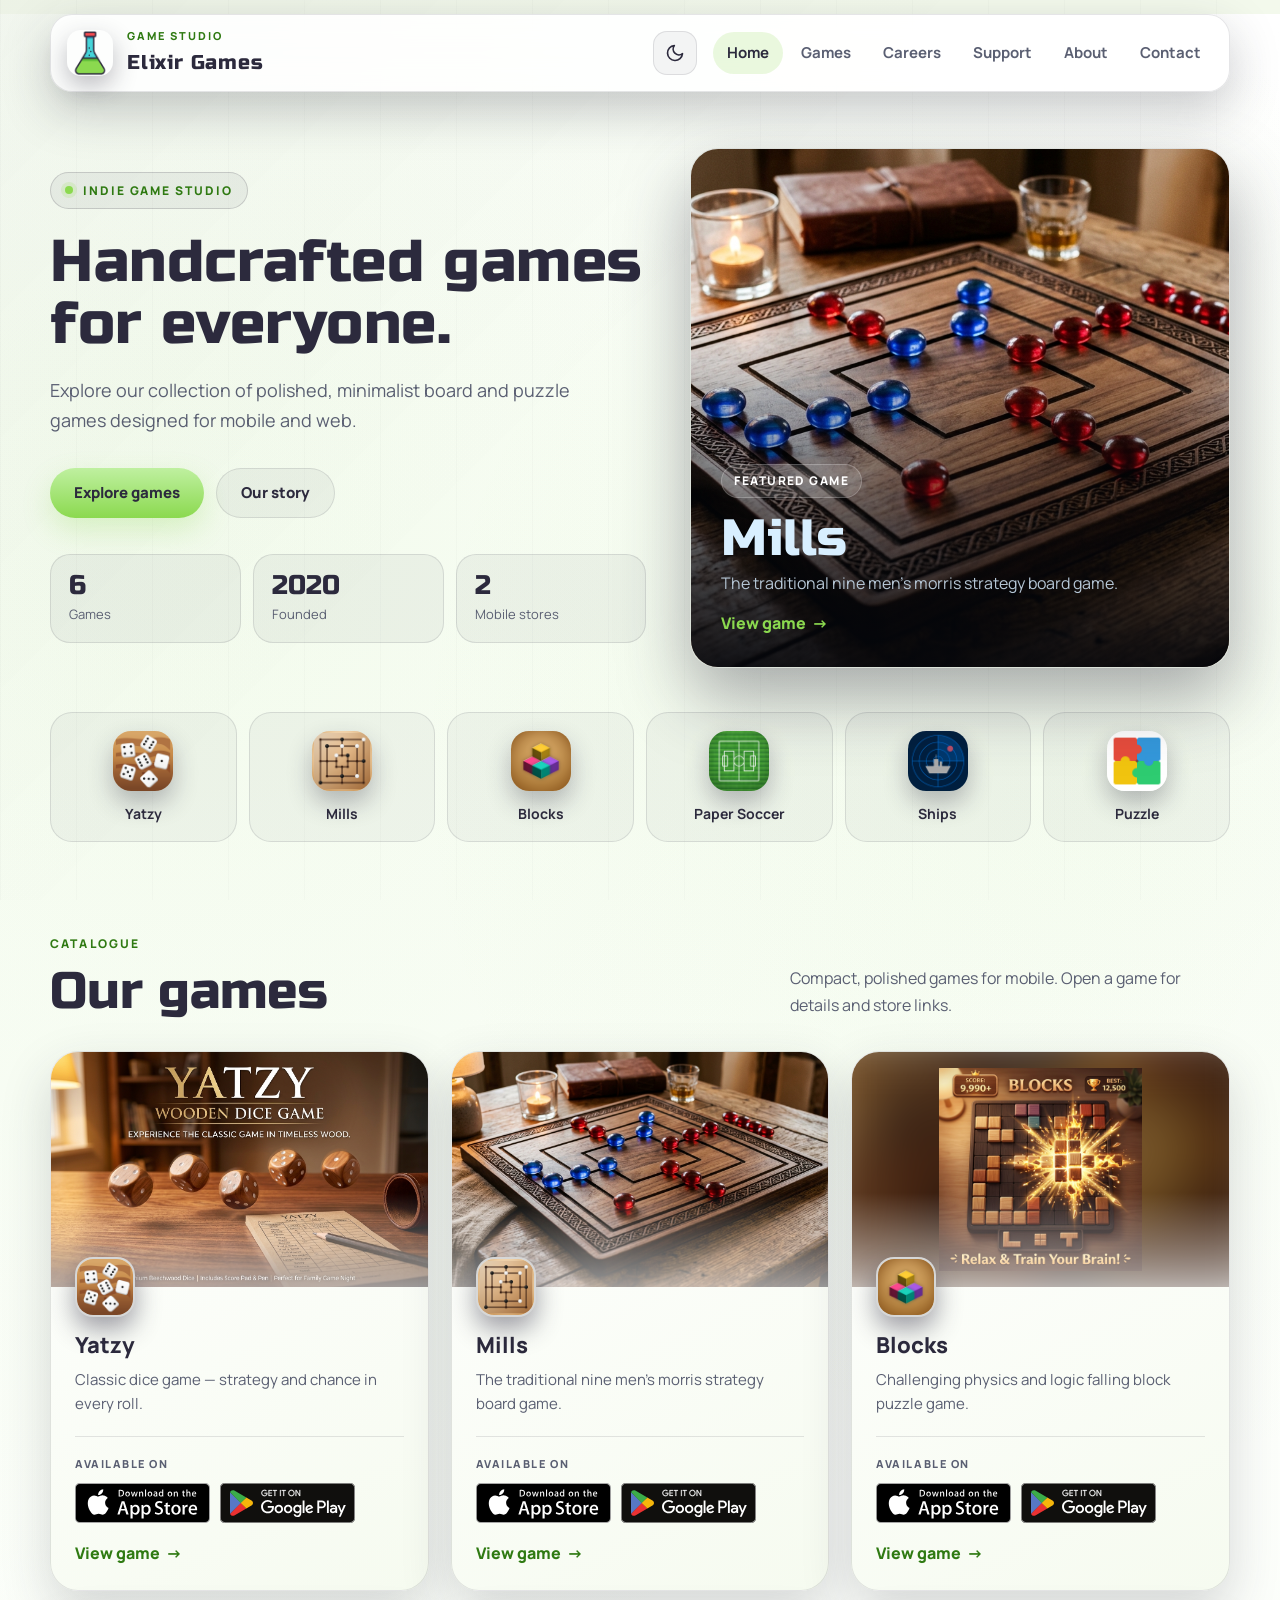
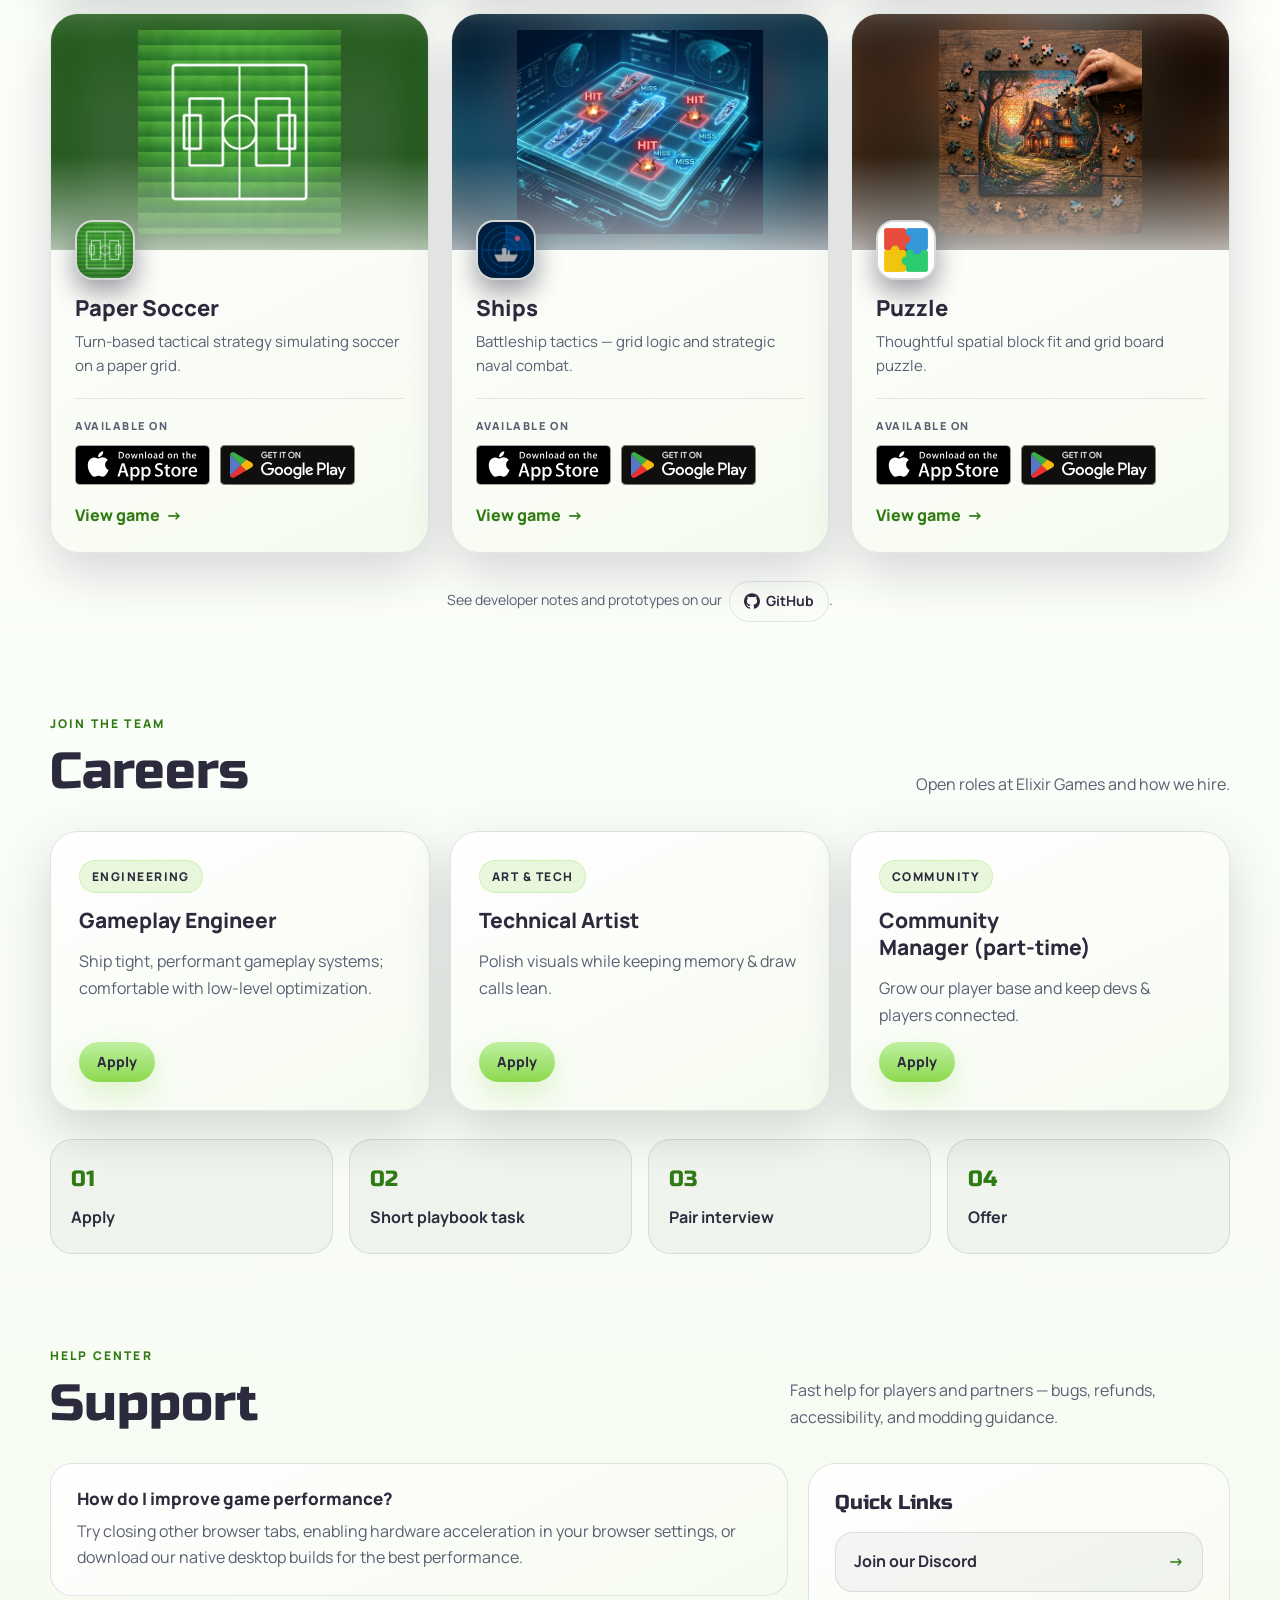
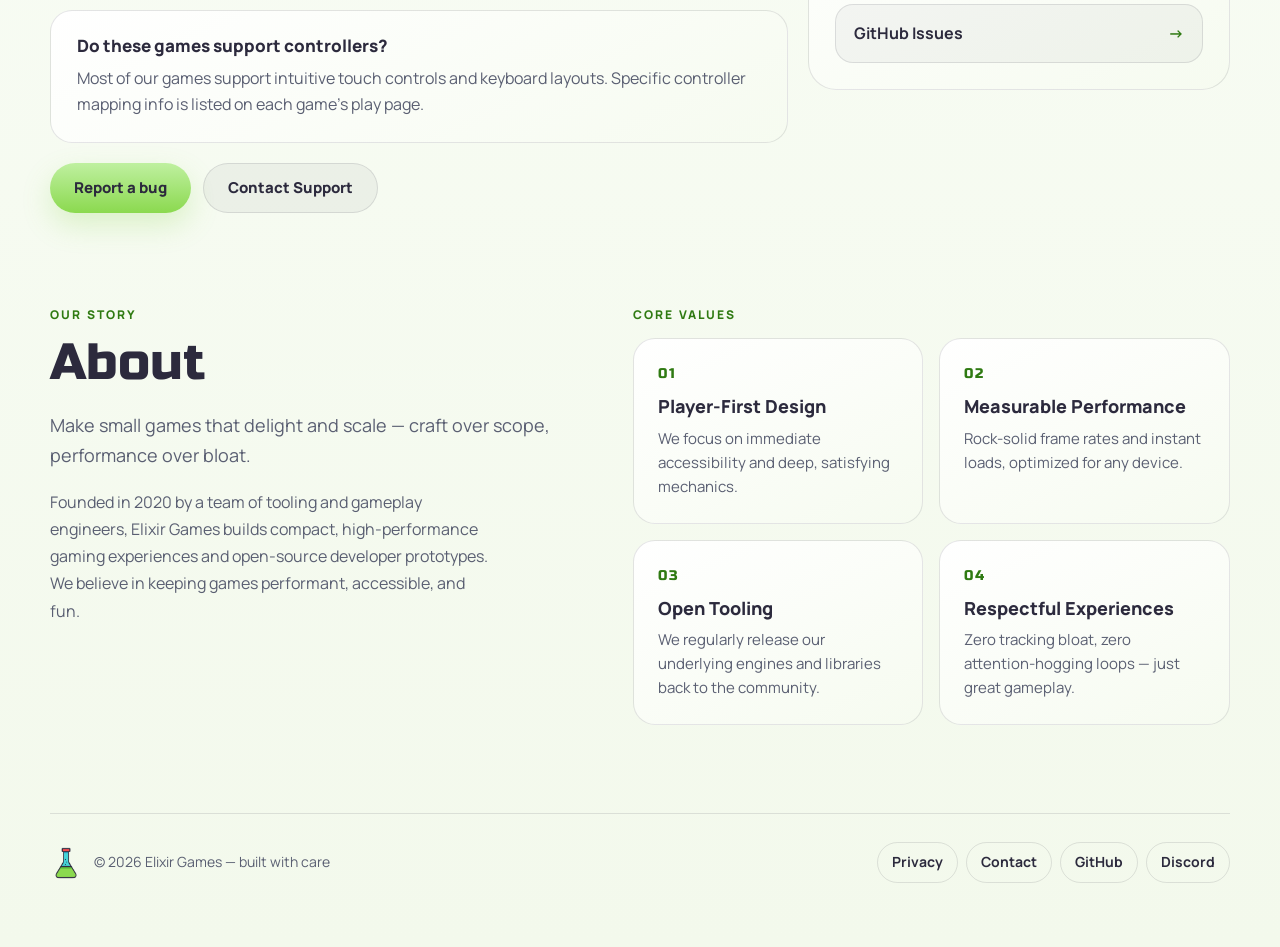
<file: index.html>
<!doctype html>
<html lang="en">
<head>
  <meta charset="utf-8">
  <meta name="viewport" content="width=device-width,initial-scale=1">
  <title>Elixir Games — Indie Board and Puzzle Game Studio</title>
  <meta name="description" content="Elixir Games is an indie studio making polished board and puzzle games for iOS and Android: Yatzy, Mills, Blocks, Paper Soccer, Ships and Puzzle.">
  <link rel="icon" href="/favicon.ico" type="image/x-icon">
  <link rel="icon" type="image/png" sizes="32x32" href="/favicon-32.png">
  <link rel="icon" type="image/png" sizes="16x16" href="/favicon-16.png">
  <link rel="apple-touch-icon" sizes="180x180" href="/apple-touch-icon.png">
  <meta name="theme-color" content="#ffffff">
  <link rel="canonical" href="https://elixirgames.io/">
  <meta name="robots" content="index, follow">
  <meta name="googlebot" content="index,follow,max-snippet:-1,max-image-preview:large,max-video-preview:-1">
  <link rel="preconnect" href="https://fonts.googleapis.com">
  <link rel="preconnect" href="https://fonts.gstatic.com" crossorigin>
  <link href="https://fonts.googleapis.com/css2?family=Russo+One&family=Manrope:wght@400;500;600;700;800&display=swap" rel="stylesheet">

  <!-- Meta Pixel Code -->
  <script>
  !function(f,b,e,v,n,t,s)
  {if(f.fbq)return;n=f.fbq=function(){n.callMethod?
  n.callMethod.apply(n,arguments):n.queue.push(arguments)};
  if(!f._fbq)f._fbq=n;n.push=n;n.loaded=!0;n.version='2.0';
  n.queue=[];t=b.createElement(e);t.async=!0;
  t.src=v;s=b.getElementsByTagName(e)[0];
  s.parentNode.insertBefore(t,s)}(window, document,'script',
  'https://connect.facebook.net/en_US/fbevents.js');
  fbq('init', '1821610122608960');
  fbq('track', 'PageView');
  </script>
  <noscript><img height="1" width="1" style="display:none"
  src="https://www.facebook.com/tr?id=1821610122608960&ev=PageView&noscript=1"
  /></noscript>
  <!-- End Meta Pixel Code -->

  <!-- Open Graph / Social -->
  <meta property="og:title" content="Elixir Games — Indie Board and Puzzle Game Studio">
  <meta property="og:description" content="Elixir Games is an indie studio making polished board and puzzle games for iOS and Android: Yatzy, Mills, Blocks, Paper Soccer, Ships and Puzzle.">
  <meta property="og:type" content="website">
  <meta property="og:site_name" content="Elixir Games">
  <meta property="og:locale" content="en_US">
  <meta property="og:url" content="https://elixirgames.io/">
  <meta property="og:image" content="https://elixirgames.io/social-card.png">
  <meta property="og:image:width" content="1200">
  <meta property="og:image:height" content="630">
  <meta property="og:image:alt" content="Elixir Games logo beside six game icons: Yatzy, Mills, Blocks, Paper Soccer, Ships and Puzzle">

  <!-- Twitter -->
  <meta name="twitter:card" content="summary_large_image">
  <meta name="twitter:title" content="Elixir Games — Indie Board and Puzzle Game Studio">
  <meta name="twitter:description" content="Elixir Games is an indie studio making polished board and puzzle games for iOS and Android: Yatzy, Mills, Blocks, Paper Soccer, Ships and Puzzle.">
  <meta name="twitter:image" content="https://elixirgames.io/social-card.png">
  <meta name="twitter:image:alt" content="Elixir Games logo beside six game icons: Yatzy, Mills, Blocks, Paper Soccer, Ships and Puzzle">

  <script type="application/ld+json">{
  "@context": "https://schema.org",
  "@graph": [
    {
      "@type": "Organization",
      "@id": "https://elixirgames.io/#organization",
      "name": "Elixir Games",
      "legalName": "Elixir Games LLC",
      "url": "https://elixirgames.io/",
      "logo": {
        "@type": "ImageObject",
        "url": "https://elixirgames.io/avatar.png",
        "width": 400,
        "height": 400
      },
      "description": "Indie game studio building compact, polished board and puzzle games for iOS and Android.",
      "foundingDate": "2020",
      "sameAs": [
        "https://github.com/elixir-games"
      ],
      "contactPoint": [
        {
          "@type": "ContactPoint",
          "email": "contact@elixirgames.io",
          "contactType": "customer support"
        }
      ]
    },
    {
      "@type": "WebSite",
      "@id": "https://elixirgames.io/#website",
      "url": "https://elixirgames.io/",
      "name": "Elixir Games",
      "inLanguage": "en",
      "publisher": {
        "@id": "https://elixirgames.io/#organization"
      }
    },
    {
      "@type": "ItemList",
      "@id": "https://elixirgames.io/#games",
      "name": "Elixir Games titles",
      "itemListElement": [
        {
          "@type": "ListItem",
          "position": 1,
          "name": "Yatzy",
          "url": "https://elixirgames.io/yatzy-landing/"
        },
        {
          "@type": "ListItem",
          "position": 2,
          "name": "Mills",
          "url": "https://elixirgames.io/mills-landing/"
        },
        {
          "@type": "ListItem",
          "position": 3,
          "name": "Blocks",
          "url": "https://elixirgames.io/blocks-landing/"
        },
        {
          "@type": "ListItem",
          "position": 4,
          "name": "Paper Soccer",
          "url": "https://elixirgames.io/paper-soccer-landing/"
        },
        {
          "@type": "ListItem",
          "position": 5,
          "name": "Ships",
          "url": "https://elixirgames.io/ships-landing/"
        },
        {
          "@type": "ListItem",
          "position": 6,
          "name": "Puzzle",
          "url": "https://elixirgames.io/puzzle-landing/"
        }
      ]
    }
  ]
}</script>
  <link rel="icon" href="/favicon.svg" type="image/svg+xml">
  <script>
    // Theme before first paint: ?theme=… wins for this visit, otherwise the saved choice. Light is the default.
    (function(){
      var t = new URLSearchParams(location.search).get('theme');
      if (t !== 'light' && t !== 'dark') {
        try { t = localStorage.getItem('eg-theme'); } catch (e) { t = null; }
      }
      if (t === 'dark') document.documentElement.setAttribute('data-theme', 'dark');
    })();
  </script>
  <style>
    :root{
      /* Default theme: white with the Elixir Games logo green (#8BD94F).
         Dark theme: add ?theme=dark to the URL (see [data-theme="dark"] below). */
      --bg:#ffffff;
      --bg-soft:#fbfef9;
      --bg-deep:#f3f9ec;
      --card-bg:linear-gradient(155deg,#ffffff,#f6fbf0);
      --accent:#8BD94F;
      --accent-text:#2F7A12;
      --accent-strong:#2C2A3D;
      --accent-rgb:139,217,79;
      --accent-soft:rgba(var(--accent-rgb),.18);
      --accent-glow:rgba(var(--accent-rgb),.10);
      --text:#2C2A3D;
      --muted:#5A5F72;
      --line:rgba(44,42,61,.12);
      --tint:44,42,61;
      --shadow-rgb:44,42,61;
      --fade-rgb:255,255,255;
      --glow-2:rgba(139,217,79,.07);
      --media-bg:#eef5e6;
      --topbar-bg:rgba(255,255,255,.84);
      --on-accent:#2C2A3D;
      --btn-from:#BFF0A0;
      --btn-to:#8BD94F;
      --grid-blend:multiply;
      --color-scheme:light;
      --max:1180px;
      --radius:28px;
      --display:"Russo One","Arial Black",sans-serif;
      --sans:"Manrope","Avenir Next","Segoe UI",sans-serif;
      --ease:cubic-bezier(.2,.9,.3,1);
    }

    [data-theme="dark"]{
      --bg:#0d1016;
      --bg-soft:#151b24;
      --bg-deep:#05070c;
      --card-bg:linear-gradient(155deg,rgba(26,32,45,.96),rgba(12,15,22,.96));
      --accent:#8fd0ff;
      --accent-text:#8fd0ff;
      --accent-strong:#d8efff;
      --accent-rgb:143,208,255;
      --accent-glow:rgba(var(--accent-rgb),.22);
      --text:#f6fbff;
      --muted:#b5c6d5;
      --line:rgba(216,239,255,.16);
      --tint:255,255,255;
      --shadow-rgb:0,0,0;
      --fade-rgb:13,16,22;
      --glow-2:rgba(255,255,255,.08);
      --media-bg:#0f1520;
      --topbar-bg:rgba(15,18,25,.72);
      --on-accent:#07131d;
      --btn-from:#d8efff;
      --btn-to:#8fd0ff;
      --grid-blend:screen;
      --color-scheme:dark;
    }
    *{box-sizing:border-box}
    html{scroll-behavior:smooth;scroll-padding-top:110px;background:var(--bg-deep)}
    body{
      margin:0;
      min-height:100vh;
      color:var(--text);
      font-family:var(--sans);
      line-height:1.6;
      -webkit-font-smoothing:antialiased;
      text-rendering:optimizeLegibility;
      overflow-x:hidden;
      background:
        radial-gradient(circle at 12% 12%,var(--accent-glow),transparent 32%),
        radial-gradient(circle at 88% 18%,var(--glow-2),transparent 20%),
        linear-gradient(180deg,var(--bg) 0%,var(--bg-soft) 52%,var(--bg-deep) 100%);
    }
    body::before{
      content:"";
      position:fixed;
      inset:0;
      pointer-events:none;
      background:
        linear-gradient(135deg,rgba(var(--tint),.03),transparent 46%),
        repeating-linear-gradient(90deg,rgba(var(--tint),.018) 0,rgba(var(--tint),.018) 1px,transparent 1px,transparent 76px);
      mix-blend-mode:var(--grid-blend);
    }
    img{display:block;max-width:100%}
    a{color:inherit}
    :focus-visible{outline:2px solid var(--accent);outline-offset:3px;border-radius:8px}
    h1,h2,h3{margin:0;color:var(--text);text-wrap:balance}
    h1,h2{font-family:var(--display);font-weight:400;color:var(--accent-strong);line-height:1.05}
    h1{font-size:clamp(2.5rem,4.6vw,4.1rem);letter-spacing:.01em}
    h2{font-size:clamp(2.1rem,4vw,3.2rem)}
    h3{font-family:var(--sans);font-size:19px;font-weight:800;line-height:1.3}

    .page{position:relative;z-index:1;width:min(var(--max),calc(100% - 40px));margin:0 auto;padding-bottom:24px}

    /* ---------- header ---------- */
    .topbar{
      position:sticky;
      top:14px;
      z-index:50;
      display:flex;
      align-items:center;
      justify-content:space-between;
      gap:16px;
      margin-top:14px;
      padding:12px 14px 12px 16px;
      background:var(--topbar-bg);
      border:1px solid var(--line);
      border-radius:22px;
      box-shadow:0 18px 48px rgba(var(--shadow-rgb),.25);
      backdrop-filter:blur(14px);
      -webkit-backdrop-filter:blur(14px);
    }
    .brand{display:inline-flex;align-items:center;gap:14px;text-decoration:none;min-width:0}
    .brand img{width:46px;height:46px;border-radius:14px;box-shadow:0 10px 24px rgba(var(--shadow-rgb),.3);transition:transform .3s var(--ease)}
    .brand:hover img{transform:translateY(-2px) rotate(-4deg)}
    .brand-kicker{display:block;font-size:11px;font-weight:800;letter-spacing:.18em;text-transform:uppercase;color:var(--accent-text)}
    .brand-title{display:block;margin-top:2px;font-family:var(--display);font-weight:400;font-size:20px;letter-spacing:.04em;color:var(--accent-strong)}
    .site-nav{display:flex;align-items:center;gap:4px}
    .site-nav a{padding:9px 14px;border-radius:999px;text-decoration:none;font-weight:700;font-size:15px;color:var(--muted);transition:color .2s ease,background .2s ease}
    .site-nav a:hover{color:var(--text);background:rgba(var(--tint),.06)}
    .site-nav a.active{color:var(--accent-strong);background:var(--accent-soft)}
    .theme-toggle{display:inline-flex;align-items:center;justify-content:center;flex:0 0 auto;width:44px;height:44px;padding:0;margin-left:auto;border-radius:14px;border:1px solid var(--line);background:rgba(var(--tint),.05);color:var(--text);cursor:pointer;transition:background .2s ease,border-color .2s ease}
    .theme-toggle:hover{background:rgba(var(--tint),.1);border-color:rgba(var(--tint),.38)}
    .theme-toggle .icon-sun{display:none}
    [data-theme="dark"] .theme-toggle .icon-sun{display:block}
    [data-theme="dark"] .theme-toggle .icon-moon{display:none}
    .nav-toggle{display:none;align-items:center;justify-content:center;width:44px;height:44px;padding:0;border-radius:14px;border:1px solid var(--line);background:rgba(var(--tint),.05);color:var(--text);cursor:pointer}

    /* ---------- shared bits ---------- */
    .btn{
      display:inline-flex;
      align-items:center;
      justify-content:center;
      gap:8px;
      min-height:50px;
      padding:0 24px;
      border-radius:999px;
      font-family:var(--sans);
      font-size:15px;
      font-weight:800;
      text-decoration:none;
      cursor:pointer;
      transition:transform .2s ease,box-shadow .2s ease,background .2s ease,border-color .2s ease;
    }
    .btn:hover{transform:translateY(-2px)}
    .btn-primary{color:var(--on-accent);background:linear-gradient(180deg,var(--btn-from),var(--btn-to));box-shadow:0 12px 28px rgba(var(--accent-rgb),.25)}
    .btn-primary:hover{box-shadow:0 16px 36px rgba(var(--accent-rgb),.38)}
    .btn-ghost{color:var(--text);background:rgba(var(--tint),.05);border:1px solid var(--line)}
    .btn-ghost:hover{background:rgba(var(--tint),.1);border-color:rgba(var(--tint),.38)}
    .btn-sm{min-height:40px;padding:0 18px;font-size:14px}

    .chip{
      display:inline-flex;
      align-items:center;
      padding:6px 12px;
      border-radius:999px;
      font-size:12px;
      font-weight:800;
      letter-spacing:.12em;
      text-transform:uppercase;
      color:var(--accent-strong);
      background:var(--accent-soft);
      border:1px solid rgba(var(--accent-rgb),.28);
    }
    .kicker{display:inline-block;margin:0 0 12px;font-size:12px;font-weight:800;letter-spacing:.18em;text-transform:uppercase;color:var(--accent-text)}
    .lede{margin:0;max-width:52ch;font-size:18px;line-height:1.7;color:var(--muted)}

    /* ---------- hero ---------- */
    .hero{padding-top:56px}
    .hero-grid{display:grid;grid-template-columns:minmax(0,1.05fr) minmax(0,.95fr);gap:44px;align-items:center}
    .eyebrow{
      display:inline-flex;
      align-items:center;
      gap:10px;
      padding:8px 14px;
      border-radius:999px;
      border:1px solid rgba(var(--tint),.18);
      background:rgba(var(--tint),.06);
      font-size:12px;
      font-weight:800;
      letter-spacing:.16em;
      text-transform:uppercase;
      color:var(--accent-text);
    }
    .eyebrow::before{content:"";width:8px;height:8px;border-radius:50%;background:var(--accent);box-shadow:0 0 0 4px var(--accent-soft)}
    .hero-copy h1{margin:22px 0 20px}
    .cta-row{display:flex;flex-wrap:wrap;gap:12px;margin:32px 0 36px}
    .stats{display:grid;grid-template-columns:repeat(3,minmax(0,1fr));gap:12px}
    .stat{padding:16px 18px;border-radius:20px;background:rgba(var(--tint),.05);border:1px solid var(--line)}
    .stat strong{display:block;font-family:var(--display);font-weight:400;font-size:1.7rem;line-height:1.1;color:var(--accent-strong)}
    .stat span{font-size:13px;color:var(--muted)}

    .hero-feature{
      position:relative;
      display:block;
      min-height:520px;
      border-radius:var(--radius);
      overflow:hidden;
      border:1px solid var(--line);
      box-shadow:0 30px 70px rgba(var(--shadow-rgb),.4);
      text-decoration:none;
      isolation:isolate;
    }
    .hero-feature{--accent-text:var(--accent);--accent-strong:#d8efff;--muted:#b5c6d5;--text:#f6fbff}
    .hero-feature > img{position:absolute;inset:0;width:100%;height:100%;object-fit:cover;transition:transform .7s var(--ease)}
    .hero-feature:hover > img{transform:scale(1.05)}
    .hero-feature::after{content:"";position:absolute;inset:0;z-index:1;background:linear-gradient(180deg,rgba(5,7,12,0) 35%,rgba(5,7,12,.92) 100%)}
    .hero-feature-body{position:absolute;left:0;right:0;bottom:0;z-index:2;padding:30px}
    .hero-feature .chip{color:#fff;background:rgba(255,255,255,.12);border-color:rgba(255,255,255,.22)}
    .feature-title{margin:14px 0 6px;font-size:clamp(2.4rem,4vw,3.2rem)}
    .hero-feature-body p{margin:0 0 14px;font-size:16px;line-height:1.6;color:var(--muted)}
    .feature-link{display:inline-flex;gap:6px;font-weight:800;color:var(--accent-text)}

    .shelf{display:grid;grid-template-columns:repeat(6,minmax(0,1fr));gap:12px;margin-top:44px}
    .shelf a{
      display:flex;
      flex-direction:column;
      align-items:center;
      gap:12px;
      padding:18px 10px 16px;
      border-radius:22px;
      background:rgba(var(--tint),.04);
      border:1px solid var(--line);
      color:var(--text);
      text-align:center;
      text-decoration:none;
      font-size:14px;
      font-weight:700;
      transition:transform .25s ease,border-color .25s ease,background .25s ease;
    }
    .shelf img{width:60px;height:60px;border-radius:18px;box-shadow:0 12px 24px rgba(var(--shadow-rgb),.3)}
    .shelf a:hover{transform:translateY(-4px);border-color:rgba(var(--accent-rgb),.4);background:rgba(var(--accent-rgb),.08)}

    /* ---------- sections ---------- */
    .section{padding-top:88px}
    .section-head{display:flex;flex-wrap:wrap;align-items:flex-end;justify-content:space-between;gap:20px 32px;margin-bottom:32px}
    .section-copy{margin:0;max-width:44ch;font-size:16px;line-height:1.7;color:var(--muted)}

    /* ---------- games ---------- */
    .game-grid{display:grid;grid-template-columns:repeat(3,minmax(0,1fr));gap:22px}
    .game-card{
      position:relative;
      display:flex;
      flex-direction:column;
      overflow:hidden;
      border-radius:var(--radius);
      background:var(--card-bg);
      border:1px solid var(--line);
      box-shadow:0 20px 50px rgba(var(--shadow-rgb),.18);
      transition:transform .3s var(--ease),border-color .3s ease,box-shadow .3s ease;
    }
    .game-card:hover{transform:translateY(-6px);border-color:rgba(var(--accent-rgb),.38);box-shadow:0 32px 64px rgba(var(--shadow-rgb),.4)}
    .game-art{position:relative;aspect-ratio:16/10}
    .game-media{position:absolute;inset:0;overflow:hidden;background:var(--media-bg)}
    .game-media img{position:absolute;inset:0;width:100%;height:100%;object-fit:cover;transition:transform .6s var(--ease)}
    .game-media .art-bg{filter:blur(24px) saturate(1.25) brightness(.55);transform:scale(1.25)}
    .game-media .art.contain{object-fit:contain;padding:16px}
    .game-card:hover .game-media .art{transform:scale(1.05)}
    .game-media::after{content:"";position:absolute;inset:0;background:linear-gradient(180deg,rgba(var(--fade-rgb),0) 60%,rgba(var(--fade-rgb),.6))}
    .game-icon{
      position:absolute;
      z-index:2;
      left:24px;
      bottom:-30px;
      width:60px;
      height:60px;
      border-radius:18px;
      border:2px solid rgba(var(--tint),.18);
      background:var(--bg-soft);
      box-shadow:0 12px 26px rgba(var(--shadow-rgb),.45);
    }
    .game-body{display:flex;flex:1;flex-direction:column;padding:44px 24px 24px}
    .game-title{font-size:22px}
    .game-title a{color:var(--text);text-decoration:none}
    .game-title a::after{content:"";position:absolute;inset:0}
    .game-meta{flex:1;margin:8px 0 0;font-size:15px;line-height:1.6;color:var(--muted)}
    .game-foot{margin-top:20px;padding-top:18px;border-top:1px solid var(--line)}
    .avail{display:block;margin-bottom:10px;font-size:11px;font-weight:800;letter-spacing:.14em;text-transform:uppercase;color:var(--muted)}
    .store-row{position:relative;z-index:2;display:flex;flex-wrap:wrap;gap:10px}
    .store-row a{display:inline-flex}
    .store-row img{height:40px;width:auto}
    .game-more{display:inline-flex;gap:6px;margin-top:18px;font-weight:800;color:var(--accent-text);transition:color .2s ease}
    .game-card:hover .game-more{color:var(--accent-strong)}
    .games-foot{margin:28px 0 0;text-align:center;font-size:14px;color:var(--muted)}
    .gh-link{display:inline-flex;align-items:center;gap:6px;margin-left:4px;padding:8px 14px;border-radius:999px;border:1px solid var(--line);color:var(--text);font-weight:700;text-decoration:none;vertical-align:middle;transition:background .2s ease}
    .gh-link:hover{background:rgba(var(--tint),.08)}

    /* ---------- careers ---------- */
    .team-grid{display:grid;grid-template-columns:repeat(3,minmax(0,1fr));gap:20px}
    .team-card{
      display:flex;
      flex-direction:column;
      align-items:flex-start;
      gap:14px;
      padding:28px;
      border-radius:var(--radius);
      background:var(--card-bg);
      border:1px solid var(--line);
      box-shadow:0 20px 50px rgba(var(--shadow-rgb),.18);
    }
    .team-card h3{font-size:21px}
    .team-card p{flex:1;margin:0;color:var(--muted);line-height:1.65}
    .process{
      display:grid;
      grid-template-columns:repeat(4,minmax(0,1fr));
      gap:16px;
      margin:28px 0 0;
      padding:0;
      list-style:none;
    }
    .process li{padding:22px 20px;border-radius:22px;background:rgba(var(--tint),.04);border:1px solid var(--line);font-weight:700;color:var(--text)}
    .process li span{display:block;margin-bottom:8px;font-family:var(--display);font-weight:400;font-size:22px;color:var(--accent-text)}

    /* ---------- support ---------- */
    .support-grid{display:grid;grid-template-columns:minmax(0,1.4fr) minmax(0,.8fr);gap:20px;align-items:start}
    .faq{display:grid;gap:14px}
    .faq-item{padding:24px 26px;border-radius:22px;background:var(--card-bg);border:1px solid var(--line)}
    .faq-item h3{margin-bottom:8px;font-size:17px;color:var(--accent-strong)}
    .faq-item p{margin:0;line-height:1.65;color:var(--muted)}
    .faq .cta-row{margin:6px 0 0}
    .link-panel{display:grid;gap:12px;padding:26px;border-radius:var(--radius);background:var(--card-bg);border:1px solid var(--line)}
    .link-panel h3{margin-bottom:4px;font-family:var(--display);font-weight:400;font-size:20px;color:var(--accent-strong)}
    .link-row{
      display:flex;
      justify-content:space-between;
      align-items:center;
      padding:16px 18px;
      border-radius:18px;
      background:rgba(var(--tint),.04);
      border:1px solid var(--line);
      font-weight:700;
      text-decoration:none;
      color:var(--text);
      transition:transform .2s ease,border-color .2s ease,background .2s ease;
    }
    .link-row:hover{transform:translateX(3px);border-color:rgba(var(--accent-rgb),.4);background:rgba(var(--accent-rgb),.08)}
    .link-row span:last-child{color:var(--accent-text)}

    /* ---------- about ---------- */
    .about-grid{display:grid;grid-template-columns:minmax(0,1fr) minmax(0,1.1fr);gap:40px;align-items:start}
    .about-grid .lede{margin-top:20px}
    .story{margin:18px 0 0}
    .values-kicker{margin-bottom:14px}
    .values{display:grid;grid-template-columns:repeat(2,minmax(0,1fr));gap:16px}
    .value{padding:24px;border-radius:22px;background:var(--card-bg);border:1px solid var(--line)}
    .value-num{display:block;margin-bottom:10px;font-family:var(--display);font-weight:400;font-size:14px;letter-spacing:.14em;color:var(--accent-text)}
    .value h3{margin-bottom:8px;font-size:18px}
    .value p{margin:0;font-size:15px;line-height:1.6;color:var(--muted)}

    /* ---------- footer ---------- */
    .site-footer{
      display:flex;
      flex-wrap:wrap;
      align-items:center;
      justify-content:space-between;
      gap:18px;
      margin-top:88px;
      padding:28px 0 40px;
      border-top:1px solid var(--line);
      font-size:14px;
      color:var(--muted);
    }
    .footer-brand{display:flex;align-items:center;gap:12px}
    .footer-brand img{width:32px;height:32px;border-radius:10px}
    .footer-links{display:flex;flex-wrap:wrap;gap:8px}
    .footer-links a{padding:8px 14px;border-radius:999px;border:1px solid var(--line);font-weight:700;text-decoration:none;color:var(--text);transition:background .2s ease}
    .footer-links a:hover{background:rgba(var(--tint),.08)}

    /* ---------- back to top ---------- */
    .back-to-top{
      position:fixed;
      right:18px;
      bottom:24px;
      z-index:999;
      width:46px;
      height:46px;
      padding:0;
      display:flex;
      align-items:center;
      justify-content:center;
      border:0;
      border-radius:14px;
      background:var(--accent);
      color:var(--on-accent);
      box-shadow:0 12px 28px rgba(var(--accent-rgb),.3);
      cursor:pointer;
      opacity:0;
      transform:translateY(8px);
      pointer-events:none;
      transition:opacity .2s ease,transform .2s ease;
    }
    .back-to-top.show{opacity:1;transform:none;pointer-events:auto}
    .back-to-top svg{width:18px;height:18px;fill:currentColor}

    /* ---------- responsive ---------- */
    @media (max-width:1024px){
      .game-grid{grid-template-columns:repeat(2,minmax(0,1fr))}
      .shelf{grid-template-columns:repeat(3,minmax(0,1fr))}
    }
    @media (max-width:900px){
      .nav-toggle{display:inline-flex}
      .nav-toggle{margin-left:auto}
      .theme-toggle{margin-left:0}
      .topbar{flex-wrap:wrap}
      .site-nav{display:none;order:3;width:100%;flex-direction:column;align-items:stretch;gap:4px;margin-top:4px;padding-top:12px;border-top:1px solid var(--line)}
      .site-nav.open{display:flex}
      .site-nav a{padding:13px 16px;font-size:16px}
      .hero-grid,.about-grid,.support-grid{grid-template-columns:1fr}
      .hero-feature{min-height:440px}
      .team-grid{grid-template-columns:1fr}
      .process{grid-template-columns:repeat(2,minmax(0,1fr))}
    }
    @media (max-width:640px){
      .page{width:calc(100% - 28px)}
      .topbar{top:10px;padding:10px 12px;border-radius:18px}
      .brand img{width:40px;height:40px;border-radius:12px}
      .brand-title{font-size:18px}
      .hero{padding-top:32px}
      .lede{font-size:16px}
      .cta-row{margin:26px 0 30px}
      .cta-row .btn{flex:1 1 100%}
      .stats{gap:8px}
      .stat{padding:14px 12px}
      .stat strong{font-size:1.4rem}
      .shelf{grid-template-columns:repeat(3,minmax(0,1fr));gap:10px}
      .shelf img{width:52px;height:52px}
      .game-grid{grid-template-columns:1fr}
      .values{grid-template-columns:1fr}
      .process{grid-template-columns:1fr 1fr}
      .faq-item,.link-panel,.team-card{padding:22px}
      .hero-feature{min-height:400px}
      .hero-feature-body{padding:22px}
      .section{padding-top:64px}
      .site-footer{flex-direction:column;align-items:flex-start}
    }

    @media (prefers-reduced-motion:reduce){
      html{scroll-behavior:auto}
      *,*::before,*::after{transition:none !important;animation:none !important}
    }
  </style>
</head>
<body>
  <div class="page">
    <header class="topbar">
      <a class="brand" href="#home">
        <img src="/avatar.png" alt="" width="46" height="46">
        <span class="brand-copy">
          <span class="brand-kicker">Game studio</span>
          <span class="brand-title">Elixir Games</span>
        </span>
      </a>
      <button class="theme-toggle" type="button" aria-label="Switch to dark theme" title="Switch to dark theme">
        <svg class="icon-moon" width="20" height="20" viewBox="0 0 24 24" fill="none" stroke="currentColor" stroke-width="2" stroke-linecap="round" stroke-linejoin="round" aria-hidden="true"><path d="M21 12.8A9 9 0 1 1 11.2 3a7 7 0 0 0 9.8 9.8z"/></svg>
        <svg class="icon-sun" width="20" height="20" viewBox="0 0 24 24" fill="none" stroke="currentColor" stroke-width="2" stroke-linecap="round" stroke-linejoin="round" aria-hidden="true"><circle cx="12" cy="12" r="4"/><path d="M12 2v2M12 20v2M4.93 4.93l1.41 1.41M17.66 17.66l1.41 1.41M2 12h2M20 12h2M4.93 19.07l1.41-1.41M17.66 6.34l1.41-1.41"/></svg>
      </button>
      <button class="nav-toggle" type="button" aria-expanded="false" aria-controls="site-nav" aria-label="Open menu">
        <svg width="20" height="20" viewBox="0 0 24 24" fill="none" stroke="currentColor" stroke-width="2" stroke-linecap="round" stroke-linejoin="round" aria-hidden="true"><path d="M3 6h18M3 12h18M3 18h18"/></svg>
      </button>
      <nav id="site-nav" class="site-nav" aria-label="Main">
        <a href="#home">Home</a>
        <a href="#games">Games</a>
        <a href="#careers">Careers</a>
        <a href="#support">Support</a>
        <a href="#about">About</a>
        <a href="/contact.html">Contact</a>
      </nav>
    </header>

    <main>
      <section id="home" class="hero">
        <div class="hero-grid">
          <div class="hero-copy">
            <span class="eyebrow">Indie game studio</span>
            <h1>Handcrafted games for everyone.</h1>
            <p class="lede">Explore our collection of polished, minimalist board and puzzle games designed for mobile and web.</p>
            <div class="cta-row">
              <a class="btn btn-primary" href="#games">Explore games</a>
              <a class="btn btn-ghost" href="#about">Our story</a>
            </div>
            <div class="stats">
              <div class="stat"><strong>6</strong><span>Games</span></div>
              <div class="stat"><strong>2020</strong><span>Founded</span></div>
              <div class="stat"><strong>2</strong><span>Mobile stores</span></div>
            </div>
          </div>

          <a class="hero-feature" href="/mills-landing/">
            <img src="/mills-landing/images/mills_ad_landscape.jpg" alt="Mills board game: red and blue pieces on a wooden board" width="1376" height="768" fetchpriority="high">
            <div class="hero-feature-body">
              <span class="chip">Featured game</span>
              <h2 class="feature-title">Mills</h2>
              <p>The traditional nine men's morris strategy board game.</p>
              <span class="feature-link">View game <span aria-hidden="true">→</span></span>
            </div>
          </a>
        </div>

        <nav class="shelf" aria-label="Jump to a game">
          <a href="/yatzy-landing/"><img src="/images/yatzy.png" alt="" width="60" height="60"><span>Yatzy</span></a>
          <a href="/mills-landing/"><img src="/images/mills.png" alt="" width="60" height="60"><span>Mills</span></a>
          <a href="/blocks-landing/"><img src="/images/blocks.png" alt="" width="60" height="60"><span>Blocks</span></a>
          <a href="/paper-soccer-landing/"><img src="/images/paper_soccer.png" alt="" width="60" height="60"><span>Paper Soccer</span></a>
          <a href="/ships-landing/"><img src="/images/ships.png" alt="" width="60" height="60"><span>Ships</span></a>
          <a href="/puzzle-landing/"><img src="/images/puzzle.png" alt="" width="60" height="60"><span>Puzzle</span></a>
        </nav>
      </section>

      <section id="games" class="section">
        <div class="section-head">
          <div>
            <span class="kicker">Catalogue</span>
            <h2>Our games</h2>
          </div>
          <p class="section-copy">Compact, polished games for mobile. Open a game for details and store links.</p>
        </div>

        <div class="game-grid">
          <article class="game-card">
            <div class="game-art">
              <div class="game-media" aria-hidden="true">
                <img class="art" src="/yatzy-landing/images/yatzy_ad_landscape_16to9.jpg" alt="Yatzy wooden dice game artwork" width="1376" height="768" loading="lazy">
              </div>
              <img class="game-icon" src="/images/yatzy.png" alt="" width="60" height="60" loading="lazy">
            </div>
            <div class="game-body">
              <h3 class="game-title"><a href="/yatzy-landing/">Yatzy</a></h3>
              <p class="game-meta">Classic dice game — strategy and chance in every roll.</p>
              <div class="game-foot">
                <span class="avail">Available on</span>
                <div class="store-row">
                  <a href="https://apps.apple.com/pl/app/yatzy-2-0/id6758081832" target="_blank" rel="noopener"><img src="/images/app_store.svg" alt="Download on the App Store"></a>
                  <a href="https://play.google.com/store/apps/details?id=io.elixirgames.yatzy" target="_blank" rel="noopener"><img src="/images/google_play.svg" alt="Get it on Google Play"></a>
                </div>
              </div>
              <span class="game-more">View game <span aria-hidden="true">→</span></span>
            </div>
          </article>

          <article class="game-card">
            <div class="game-art">
              <div class="game-media" aria-hidden="true">
                <img class="art" src="/mills-landing/images/mills_ad_landscape.jpg" alt="Mills board game on a wooden table" width="1376" height="768" loading="lazy">
              </div>
              <img class="game-icon" src="/images/mills.png" alt="" width="60" height="60" loading="lazy">
            </div>
            <div class="game-body">
              <h3 class="game-title"><a href="/mills-landing/">Mills</a></h3>
              <p class="game-meta">The traditional nine men's morris strategy board game.</p>
              <div class="game-foot">
                <span class="avail">Available on</span>
                <div class="store-row">
                  <a href="https://apps.apple.com/pl/app/mills-2-0/id6758081595" target="_blank" rel="noopener"><img src="/images/app_store.svg" alt="Download on the App Store"></a>
                  <a href="https://play.google.com/store/apps/details?id=io.elixirgames.mills" target="_blank" rel="noopener"><img src="/images/google_play.svg" alt="Get it on Google Play"></a>
                </div>
              </div>
              <span class="game-more">View game <span aria-hidden="true">→</span></span>
            </div>
          </article>

          <article class="game-card">
            <div class="game-art">
              <div class="game-media" aria-hidden="true">
                <img class="art-bg" src="/blocks-landing/images/ad_square_1x1.jpg" alt="" loading="lazy">
                <img class="art contain" src="/blocks-landing/images/ad_square_1x1.jpg" alt="Blocks puzzle game artwork" width="1024" height="1024" loading="lazy">
              </div>
              <img class="game-icon" src="/images/blocks.png" alt="" width="60" height="60" loading="lazy">
            </div>
            <div class="game-body">
              <h3 class="game-title"><a href="/blocks-landing/">Blocks</a></h3>
              <p class="game-meta">Challenging physics and logic falling block puzzle game.</p>
              <div class="game-foot">
                <span class="avail">Available on</span>
                <div class="store-row">
                  <a href="https://apps.apple.com/pl/app/blocks-2-0/id6760268812" target="_blank" rel="noopener"><img src="/images/app_store.svg" alt="Download on the App Store"></a>
                  <a href="https://play.google.com/store/apps/details?id=io.elixirgames.blocks" target="_blank" rel="noopener"><img src="/images/google_play.svg" alt="Get it on Google Play"></a>
                </div>
              </div>
              <span class="game-more">View game <span aria-hidden="true">→</span></span>
            </div>
          </article>

          <article class="game-card">
            <div class="game-art">
              <div class="game-media" aria-hidden="true">
                <img class="art-bg" src="/images/paper_soccer.png" alt="" loading="lazy">
                <img class="art contain" src="/images/paper_soccer.png" alt="Paper Soccer pitch artwork" width="1024" height="1024" loading="lazy">
              </div>
              <img class="game-icon" src="/images/paper_soccer.png" alt="" width="60" height="60" loading="lazy">
            </div>
            <div class="game-body">
              <h3 class="game-title"><a href="/paper-soccer-landing/">Paper Soccer</a></h3>
              <p class="game-meta">Turn-based tactical strategy simulating soccer on a paper grid.</p>
              <div class="game-foot">
                <span class="avail">Available on</span>
                <div class="store-row">
                  <a href="https://apps.apple.com/pl/app/paper-soccer-2-0/id6758081931" target="_blank" rel="noopener"><img src="/images/app_store.svg" alt="Download on the App Store"></a>
                  <a href="https://play.google.com/store/apps/details?id=io.elixirgames.paper_soccer" target="_blank" rel="noopener"><img src="/images/google_play.svg" alt="Get it on Google Play"></a>
                </div>
              </div>
              <span class="game-more">View game <span aria-hidden="true">→</span></span>
            </div>
          </article>

          <article class="game-card">
            <div class="game-art">
              <div class="game-media" aria-hidden="true">
                <img class="art-bg" src="/ships-landing/images/ships_main_cropped.png" alt="" loading="lazy">
                <img class="art contain" src="/ships-landing/images/ships_main_cropped.png" alt="Ships battleship game artwork" width="520" height="430" loading="lazy">
              </div>
              <img class="game-icon" src="/images/ships.png" alt="" width="60" height="60" loading="lazy">
            </div>
            <div class="game-body">
              <h3 class="game-title"><a href="/ships-landing/">Ships</a></h3>
              <p class="game-meta">Battleship tactics — grid logic and strategic naval combat.</p>
              <div class="game-foot">
                <span class="avail">Available on</span>
                <div class="store-row">
                  <a href="https://apps.apple.com/pl/app/ships-2-0/id6758081929" target="_blank" rel="noopener"><img src="/images/app_store.svg" alt="Download on the App Store"></a>
                  <a href="https://play.google.com/store/apps/details?id=io.elixirgames.battleships" target="_blank" rel="noopener"><img src="/images/google_play.svg" alt="Get it on Google Play"></a>
                </div>
              </div>
              <span class="game-more">View game <span aria-hidden="true">→</span></span>
            </div>
          </article>

          <article class="game-card">
            <div class="game-art">
              <div class="game-media" aria-hidden="true">
                <img class="art-bg" src="/puzzle-landing/images/ad_square_feed.jpg" alt="" loading="lazy">
                <img class="art contain" src="/puzzle-landing/images/ad_square_feed.jpg" alt="Jigsaw puzzle game artwork of a cottage in a forest" width="1024" height="1024" loading="lazy">
              </div>
              <img class="game-icon" src="/images/puzzle.png" alt="" width="60" height="60" loading="lazy">
            </div>
            <div class="game-body">
              <h3 class="game-title"><a href="/puzzle-landing/">Puzzle</a></h3>
              <p class="game-meta">Thoughtful spatial block fit and grid board puzzle.</p>
              <div class="game-foot">
                <span class="avail">Available on</span>
                <div class="store-row">
                  <a href="https://apps.apple.com/pl/app/puzzle-2-0/id6757918654" target="_blank" rel="noopener"><img src="/images/app_store.svg" alt="Download on the App Store"></a>
                  <a href="https://play.google.com/store/apps/details?id=io.elixirgames.puzzle" target="_blank" rel="noopener"><img src="/images/google_play.svg" alt="Get it on Google Play"></a>
                </div>
              </div>
              <span class="game-more">View game <span aria-hidden="true">→</span></span>
            </div>
          </article>
        </div>

        <p class="games-foot">See developer notes and prototypes on our
          <a class="gh-link" href="https://github.com/elixir-games" target="_blank" rel="noopener"><svg viewBox="0 0 24 24" fill="currentColor" style="width:16px;height:16px"><path d="M12 .297c-6.63 0-12 5.373-12 12 0 5.303 3.438 9.8 8.205 11.385.6.113.82-.258.82-.577 0-.285-.01-1.04-.015-2.04-3.338.724-4.042-1.61-4.042-1.61C4.422 18.07 3.633 17.7 3.633 17.7c-1.087-.744.084-.729.084-.729 1.205.084 1.838 1.236 1.838 1.236 1.07 1.835 2.809 1.305 3.495.998.108-.776.417-1.305.76-1.605-2.665-.3-5.466-1.332-5.466-5.93 0-1.31.465-2.38 1.235-3.22-.135-.303-.54-1.523.105-3.176 0 0 1.005-.322 3.3 1.23.96-.267 1.98-.399 3-.405 1.02.006 2.04.138 3 .405 2.28-1.552 3.285-1.23 3.285-1.23.645 1.653.24 2.873.12 3.176.765.84 1.23 1.91 1.23 3.22 0 4.61-2.805 5.625-5.475 5.92.42.36.81 1.096.81 2.22 0 1.606-.015 2.896-.015 3.286 0 .315.21.69.825.57C20.565 22.092 24 17.592 24 12.297c0-6.627-5.373-12-12-12"/></svg>GitHub</a>.
        </p>
      </section>

      <section id="careers" class="section">
        <div class="section-head">
          <div>
            <span class="kicker">Join the team</span>
            <h2>Careers</h2>
          </div>
          <p class="section-copy">Open roles at Elixir Games and how we hire.</p>
        </div>

        <div class="team-grid">
          <article class="team-card">
            <span class="chip">Engineering</span>
            <h3>Gameplay Engineer</h3>
            <p>Ship tight, performant gameplay systems; comfortable with low-level optimization.</p>
            <a class="btn btn-primary btn-sm" href="mailto:contact@elixirgames.io?subject=Gameplay%20Engineer%20Application">Apply</a>
          </article>
          <article class="team-card">
            <span class="chip">Art &amp; tech</span>
            <h3>Technical Artist</h3>
            <p>Polish visuals while keeping memory &amp; draw calls lean.</p>
            <a class="btn btn-primary btn-sm" href="mailto:contact@elixirgames.io?subject=Technical%20Artist%20Application">Apply</a>
          </article>
          <article class="team-card">
            <span class="chip">Community</span>
            <h3>Community Manager (part-time)</h3>
            <p>Grow our player base and keep devs &amp; players connected.</p>
            <a class="btn btn-primary btn-sm" href="mailto:contact@elixirgames.io?subject=Community%20Manager%20Application">Apply</a>
          </article>
        </div>

        <ol class="process" aria-label="Hiring process">
          <li><span>01</span>Apply</li>
          <li><span>02</span>Short playbook task</li>
          <li><span>03</span>Pair interview</li>
          <li><span>04</span>Offer</li>
        </ol>
      </section>

      <section id="support" class="section">
        <div class="section-head">
          <div>
            <span class="kicker">Help center</span>
            <h2>Support</h2>
          </div>
          <p class="section-copy">Fast help for players and partners — bugs, refunds, accessibility, and modding guidance.</p>
        </div>

        <div class="support-grid">
          <div class="faq">
            <article class="faq-item">
              <h3>How do I improve game performance?</h3>
              <p>Try closing other browser tabs, enabling hardware acceleration in your browser settings, or download our native desktop builds for the best performance.</p>
            </article>
            <article class="faq-item">
              <h3>Do these games support controllers?</h3>
              <p>Most of our games support intuitive touch controls and keyboard layouts. Specific controller mapping info is listed on each game's play page.</p>
            </article>
            <div class="cta-row">
              <a class="btn btn-primary" href="/contact.html">Report a bug</a>
              <a class="btn btn-ghost" href="/contact.html">Contact Support</a>
            </div>
          </div>

          <aside class="link-panel" aria-label="Community links">
            <h3>Quick Links</h3>
            <a class="link-row" href="https://discord.gg/elixir-games" target="_blank" rel="noopener"><span>Join our Discord</span><span aria-hidden="true">→</span></a>
            <a class="link-row" href="https://github.com/elixir-games" target="_blank" rel="noopener"><span>GitHub Issues</span><span aria-hidden="true">→</span></a>
          </aside>
        </div>
      </section>

      <section id="about" class="section">
        <div class="about-grid">
          <div>
            <span class="kicker">Our story</span>
            <h2>About</h2>
            <p class="lede">Make small games that delight and scale — craft over scope, performance over bloat.</p>
            <p class="section-copy story">Founded in 2020 by a team of tooling and gameplay engineers, Elixir Games builds compact, high-performance gaming experiences and open-source developer prototypes. We believe in keeping games performant, accessible, and fun.</p>
          </div>

          <div>
            <p class="kicker values-kicker">Core values</p>
            <div class="values">
              <article class="value">
                <span class="value-num">01</span>
                <h3>Player-First Design</h3>
                <p>We focus on immediate accessibility and deep, satisfying mechanics.</p>
              </article>
              <article class="value">
                <span class="value-num">02</span>
                <h3>Measurable Performance</h3>
                <p>Rock-solid frame rates and instant loads, optimized for any device.</p>
              </article>
              <article class="value">
                <span class="value-num">03</span>
                <h3>Open Tooling</h3>
                <p>We regularly release our underlying engines and libraries back to the community.</p>
              </article>
              <article class="value">
                <span class="value-num">04</span>
                <h3>Respectful Experiences</h3>
                <p>Zero tracking bloat, zero attention-hogging loops — just great gameplay.</p>
              </article>
            </div>
          </div>
        </div>
      </section>
    </main>

    <footer class="site-footer">
      <div class="footer-brand">
        <img src="/avatar.png" alt="" width="32" height="32">
        <span>© <span id="year"></span> Elixir Games — built with care</span>
      </div>
      <div class="footer-links">
        <a href="/privacy.html">Privacy</a>
        <a href="/contact.html">Contact</a>
        <a href="https://github.com/elixir-games" target="_blank" rel="noopener">GitHub</a>
        <a href="https://discord.gg/elixir-games" target="_blank" rel="noopener">Discord</a>
      </div>
    </footer>
  </div>

  <script>
    // Handle #privacy hash - redirect to privacy page
    (function(){
      if(window.location.hash === '#privacy') {
        window.location.replace('/privacy.html');
      }
    })();
  </script>
  <script>
    // Header: year, mobile menu, and active-section highlight
    (function(){
      var year = document.getElementById('year');
      if(year) year.textContent = new Date().getFullYear();

      var btn = document.querySelector('.nav-toggle');
      var nav = document.getElementById('site-nav');
      if(!btn || !nav) return;

      function setOpen(open){
        nav.classList.toggle('open', open);
        btn.setAttribute('aria-expanded', String(open));
        btn.setAttribute('aria-label', open ? 'Close menu' : 'Open menu');
        // back-to-top listens for this to re-check its visibility
        if(!open) document.dispatchEvent(new Event('eg:navclosed'));
      }

      btn.addEventListener('click', function(){ setOpen(!nav.classList.contains('open')); });
      document.addEventListener('keydown', function(e){
        if(e.key === 'Escape' && nav.classList.contains('open')){ setOpen(false); btn.focus(); }
      });
      document.addEventListener('click', function(e){
        if(!nav.classList.contains('open')) return;
        if(!nav.contains(e.target) && !btn.contains(e.target)) setOpen(false);
      });
      nav.querySelectorAll('a').forEach(function(link){
        link.addEventListener('click', function(){ if(window.innerWidth <= 900) setOpen(false); });
      });
      window.addEventListener('resize', function(){
        if(window.innerWidth > 900 && nav.classList.contains('open')) setOpen(false);
      });

      var links = Array.prototype.slice.call(nav.querySelectorAll('a[href^="#"]'));
      var byId = {};
      links.forEach(function(a){ byId[a.getAttribute('href').slice(1)] = a; });
      if('IntersectionObserver' in window){
        var io = new IntersectionObserver(function(entries){
          entries.forEach(function(entry){
            if(!entry.isIntersecting) return;
            links.forEach(function(a){ a.classList.remove('active'); });
            var link = byId[entry.target.id];
            if(link) link.classList.add('active');
          });
        }, { rootMargin: '-30% 0px -60% 0px' });
        Object.keys(byId).forEach(function(id){
          var el = document.getElementById(id);
          if(el) io.observe(el);
        });
      }
    })();
  </script>
  <button class="back-to-top" aria-label="Back to top" title="Back to top">
    <svg width="18" height="18" viewBox="0 0 24 24" fill="none" xmlns="http://www.w3.org/2000/svg" aria-hidden="true" focusable="false">
      <path d="M12 4l-8 8h5v8h6v-8h5l-8-8z" fill="currentColor" />
    </svg>
  </button>
  <script>
    (function(){
      const btn = document.querySelector('.back-to-top');
      if(!btn) return;
      // cross-browser page offset helper
      function pageY(){ return (window.pageYOffset !== undefined) ? window.pageYOffset : (document.documentElement || document.body.parentNode || document.body).scrollTop; }

      // Detect scroll in document or any likely scrollable container
      function anyScrolled(){
        // global/page-level
        if(pageY() > 0) return true;
        const scrollingEl = document.scrollingElement || document.documentElement || document.body;
        if(scrollingEl && scrollingEl.scrollTop > 0) return true;
        // common wrapper
        const wrap = document.querySelector('.wrap');
        if(wrap && wrap.scrollTop > 0) return true;
        // detect other scrollable elements (overflow auto/scroll + scrollHeight > clientHeight)
        try{
          const nodes = document.querySelectorAll('*');
          for(let i=0;i<nodes.length;i++){
            const el = nodes[i];
            const style = window.getComputedStyle(el);
            if(!style) continue;
            const oy = style.overflowY;
            if((oy === 'auto' || oy === 'scroll' || oy === 'overlay') && el.scrollHeight > el.clientHeight){
              if(el.scrollTop > 0) return true;
            }
          }
        }catch(e){}
        return false;
      }

      function toggle(){
        if(anyScrolled()) btn.classList.add('show'); else btn.classList.remove('show');
      }

      // Smooth scroll to top — handle document and any inner scrollable containers
      function scrollAllToTop(){
        const topEl = document.scrollingElement || document.documentElement || document.body;
        try{ topEl.scrollTo({top:0,behavior:'smooth'}); }catch(e){ try{ window.scrollTo(0,0); }catch(e2){}
        }
        // also scroll any scrollable elements to top (covers nested/overflow containers)
        try{
          const nodes = document.querySelectorAll('*');
          for(let i=0;i<nodes.length;i++){
            const el = nodes[i];
            const style = window.getComputedStyle(el);
            if(!style) continue;
            const oy = style.overflowY;
            if((oy === 'auto' || oy === 'scroll' || oy === 'overlay') && el.scrollHeight > el.clientHeight){
              try{ el.scrollTo ? el.scrollTo({top:0,behavior:'smooth'}) : (el.scrollTop = 0); }catch(_e){ try{ el.scrollTop = 0; }catch(_e2){} }
            }
          }
        }catch(e){}
        btn.blur();
      }
      btn.addEventListener('click', scrollAllToTop);

      const passiveOpts = {passive:true};
      // primary events that indicate scroll/interaction
      window.addEventListener('scroll', toggle, passiveOpts);
      window.addEventListener('touchmove', toggle, passiveOpts);
      window.addEventListener('pointermove', toggle, passiveOpts);
      window.addEventListener('resize', toggle);
      window.addEventListener('focusin', toggle);
      // also re-evaluate when the page loads or the hash changes (anchor navigation)
      window.addEventListener('load', toggle);
      window.addEventListener('hashchange', ()=>{ setTimeout(toggle, 80); });

      // ensure the button becomes briefly visible after layout/navigation changes
      function ensureVisibleBriefly(duration=900){
        if(anyScrolled()){
          btn.classList.add('show');
          setTimeout(toggle, duration);
        }
      }

      // listen for our custom event when the mobile nav closes
      document.addEventListener('eg:navclosed', ()=>{ setTimeout(toggle, 120); ensureVisibleBriefly(900); });

      // Some iOS/Safari cases need a short polling after layout changes
      function shortPoll(){ let checks=0; const id = setInterval(()=>{ checks++; toggle(); if(checks>6) clearInterval(id); }, 120); }
      document.addEventListener('eg:navclosed', shortPoll);
      window.addEventListener('orientationchange', ()=>{ setTimeout(()=>{ toggle(); shortPoll(); }, 180); });

      // observe body class changes (e.g., nav-open) to re-evaluate visibility
      try{
        const mo = new MutationObserver((mutations)=>{ mutations.forEach(m=>{ if(m.attributeName==='class') { toggle(); shortPoll(); } }); });
        mo.observe(document.body, { attributes: true, attributeFilter: ['class'] });
      }catch(e){}

      // initialize
      toggle();

      // also show the button when navigating to an in-page anchor (so users can return quickly)
      document.addEventListener('click', (e)=>{
        const a = e.target.closest && e.target.closest('a[href^="#"]');
        if(a && a.getAttribute('href')!="#") setTimeout(()=>{ toggle(); shortPoll(); ensureVisibleBriefly(900); }, 300);
      });
    })();
  </script>
  <script>
    // Theme switch: flips light/dark, remembers the choice in this browser, keeps the label and theme colour in step.
    (function(){
      var root = document.documentElement;
      var btn = document.querySelector('.theme-toggle');
      var meta = document.querySelector('meta[name="theme-color"]');
      if (!btn) return;
      function isDark(){ return root.getAttribute('data-theme') === 'dark'; }
      function sync(){
        var label = isDark() ? 'Switch to light theme' : 'Switch to dark theme';
        btn.setAttribute('aria-label', label);
        btn.setAttribute('title', label);
        if (meta) meta.setAttribute('content', isDark() ? '#0d1016' : '#ffffff');
      }
      btn.addEventListener('click', function(){
        var next = isDark() ? 'light' : 'dark';
        if (next === 'dark') root.setAttribute('data-theme', 'dark'); else root.removeAttribute('data-theme');
        try { localStorage.setItem('eg-theme', next); } catch (e) {}
        sync();
      });
      sync();
    })();
  </script>
</body>
</html>
</file>
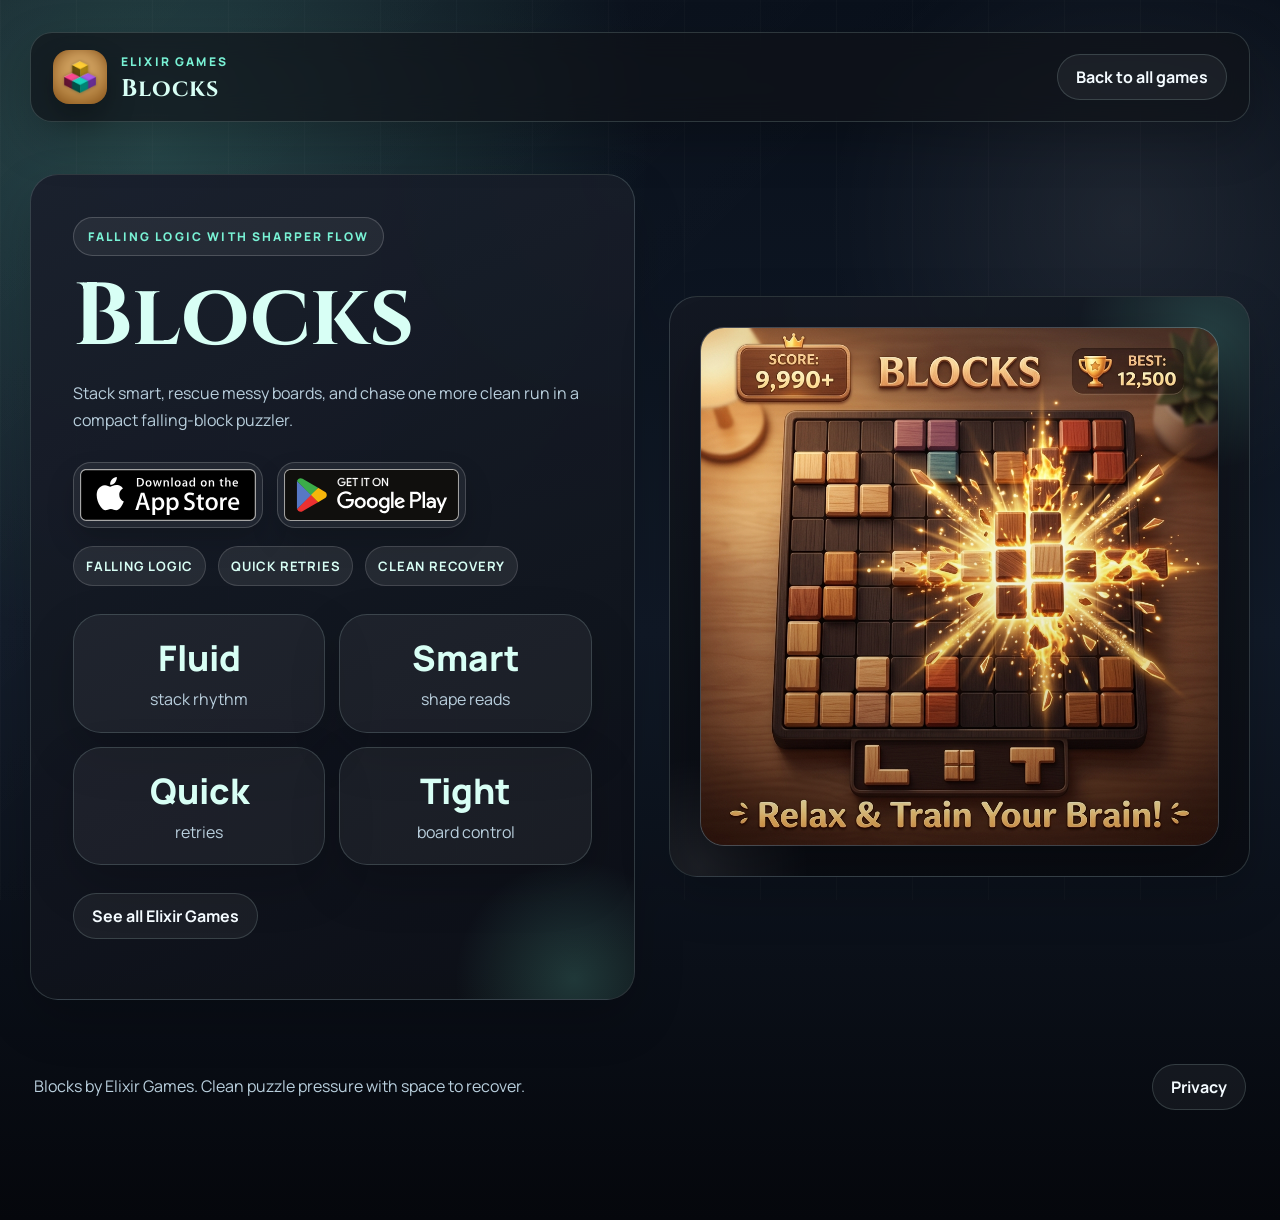
<file: blocks-landing/index.html>
<!doctype html>
<html lang="en">
<head>
  <meta charset="utf-8">
  <meta name="viewport" content="width=device-width,initial-scale=1">
  <title>Blocks - Falling Logic Puzzle | Elixir Games</title>
  <meta name="description" content="A falling-block puzzle with physics flavor, compact retries, and satisfying recovery when the stack gets messy.">
  <link rel="canonical" href="https://elixirgames.io/blocks-landing/">
  <meta name="theme-color" content="#0c1120">
  <meta name="robots" content="index, follow">

  <!-- Meta Pixel Code -->
  <script>
  !function(f,b,e,v,n,t,s)
  {if(f.fbq)return;n=f.fbq=function(){n.callMethod?
  n.callMethod.apply(n,arguments):n.queue.push(arguments)};
  if(!f._fbq)f._fbq=n;n.push=n;n.loaded=!0;n.version='2.0';
  n.queue=[];t=b.createElement(e);t.async=!0;
  t.src=v;s=b.getElementsByTagName(e)[0];
  s.parentNode.insertBefore(t,s)}(window, document,'script',
  'https://connect.facebook.net/en_US/fbevents.js');
  fbq('init', '1821610122608960');
  fbq('track', 'PageView');
  </script>
  <noscript><img height="1" width="1" style="display:none"
  src="https://www.facebook.com/tr?id=1821610122608960&ev=PageView&noscript=1"
  /></noscript>
  <!-- End Meta Pixel Code -->

  <meta property="og:title" content="Blocks - Falling Logic Puzzle">
  <meta property="og:description" content="Stack smart, rescue awkward boards, and enjoy a puzzle flow that rewards clean shape reading.">
  <meta property="og:type" content="website">
  <meta property="og:url" content="https://elixirgames.io/blocks-landing/">
  <meta property="og:image" content="https://elixirgames.io/blocks-landing/images/ad_square_1x1.jpg">

  <meta name="twitter:card" content="summary_large_image">
  <meta name="twitter:title" content="Blocks - Falling Logic Puzzle">
  <meta name="twitter:description" content="A compact puzzle challenge about stacking well, recovering fast, and keeping the board under control.">
  <meta name="twitter:image" content="https://elixirgames.io/blocks-landing/images/ad_square_1x1.jpg">

  <link rel="icon" href="/favicon.ico" type="image/x-icon">
  <link rel="icon" type="image/png" sizes="32x32" href="/favicon-32.png">
  <link rel="icon" type="image/png" sizes="16x16" href="/favicon-16.png">
  <link rel="apple-touch-icon" sizes="180x180" href="/apple-touch-icon.png">
  <link rel="icon" href="/favicon.svg" type="image/svg+xml">

  <link rel="preconnect" href="https://fonts.googleapis.com">
  <link rel="preconnect" href="https://fonts.gstatic.com" crossorigin>
  <link href="https://fonts.googleapis.com/css2?family=Cinzel:wght@500;700;800&family=Manrope:wght@400;500;600;700;800&display=swap" rel="stylesheet">
  <link rel="stylesheet" href="/game-landing.css">

  <style>
    :root {
      --bg: #09101b;
      --bg-soft: #111a28;
      --panel: rgba(17, 28, 43, 0.78);
      --panel-strong: rgba(22, 38, 58, 0.95);
      --accent: #79f2d5;
      --accent-strong: #d8fff5;
      --accent-soft: rgba(121, 242, 213, 0.18);
      --accent-glow: rgba(121, 242, 213, 0.22);
      --text: #f4fbff;
      --muted: #b9cfdd;
      --line: rgba(216, 255, 245, 0.16);
    }

    .blocks-hero-visual {
      min-height: auto;
      align-content: start;
      justify-items: center;
    }

    .blocks-hero-shot {
      margin: 0;
      overflow: hidden;
      position: relative;
      z-index: 1;
      border-radius: 24px;
      border: 1px solid rgba(255, 255, 255, 0.18);
      box-shadow: 0 24px 56px rgba(0, 0, 0, 0.28);
      background: rgba(255, 255, 255, 0.05);
      width: min(100%, 520px);
    }

    .blocks-hero-shot::after {
      content: "";
      position: absolute;
      inset: 0;
      background: linear-gradient(180deg, rgba(255, 255, 255, 0.06), transparent 30%, rgba(0, 0, 0, 0.18));
      pointer-events: none;
    }

    .blocks-hero-shot img {
      width: 100%;
      height: 100%;
      object-fit: cover;
      display: block;
      aspect-ratio: 1 / 1;
      object-position: center;
    }

    .blocks-stats {
      grid-template-columns: repeat(2, minmax(0, 1fr));
    }

    @media (max-width: 640px) {
      .blocks-stats {
        grid-template-columns: 1fr;
      }
    }
  </style>

  <script type="application/ld+json">{
    "@context": "https://schema.org",
    "@type": "MobileApplication",
    "name": "Blocks",
    "applicationCategory": "GameApplication",
    "operatingSystem": "iOS, Android",
    "url": "https://elixirgames.io/blocks-landing/",
    "image": "https://elixirgames.io/blocks-landing/images/ad_square_1x1.jpg",
    "screenshot": "https://elixirgames.io/blocks-landing/images/ad_square_1x1.jpg",
    "description": "A falling-block puzzle with physics flavor, compact retries, and satisfying board recovery.",
    "offers": {
      "@type": "Offer",
      "price": "0",
      "priceCurrency": "USD"
    },
    "publisher": {
      "@type": "Organization",
      "name": "Elixir Games"
    }
  }</script>
  <script type="application/ld+json">{
  "@context": "https://schema.org",
  "@type": "BreadcrumbList",
  "itemListElement": [
    {
      "@type": "ListItem",
      "position": 1,
      "name": "Home",
      "item": "https://elixirgames.io/"
    },
    {
      "@type": "ListItem",
      "position": 2,
      "name": "Blocks",
      "item": "https://elixirgames.io/blocks-landing/"
    }
  ]
}</script>
</head>
<body>
  <div class="page-shell">
    <header class="topbar">
      <a class="brand" href="/">
        <img src="/images/blocks.png" alt="Blocks app icon">
        <div class="brand-copy">
          <span class="brand-kicker">Elixir Games</span>
          <strong class="brand-title">Blocks</strong>
        </div>
      </a>
      <a class="home-link" href="/">Back to all games</a>
    </header>

    <main>
      <section class="hero" aria-labelledby="hero-title">
        <div class="hero-copy">
          <span class="eyebrow">Falling logic with sharper flow</span>
          <h1 id="hero-title">Blocks</h1>
          <p class="lede">Stack smart, rescue messy boards, and chase one more clean run in a compact falling-block puzzler.</p>

          <div class="cta-row">
            <a class="store-badge" href="https://apps.apple.com/pl/app/blocks-2-0/id6760268812" target="_blank" rel="noopener" aria-label="Download Blocks on the App Store">
              <img src="/images/app_store.svg" alt="Download on the App Store">
            </a>
            <a class="store-badge" href="https://play.google.com/store/apps/details?id=io.elixirgames.blocks" target="_blank" rel="noopener" aria-label="Get Blocks on Google Play">
              <img src="/images/google_play.svg" alt="Get it on Google Play">
            </a>
          </div>

          <div class="micro-copy" aria-label="Blocks highlights">
            <span>falling logic</span>
            <span>quick retries</span>
            <span>clean recovery</span>
          </div>

          <div class="stats blocks-stats">
            <article class="stat-card">
              <span class="stat-value">Fluid</span>
              <span class="stat-label">stack rhythm</span>
            </article>
            <article class="stat-card">
              <span class="stat-value">Smart</span>
              <span class="stat-label">shape reads</span>
            </article>
            <article class="stat-card">
              <span class="stat-value">Quick</span>
              <span class="stat-label">retries</span>
            </article>
            <article class="stat-card">
              <span class="stat-value">Tight</span>
              <span class="stat-label">board control</span>
            </article>
          </div>

          <div class="cta-row">
            <a class="ghost-link" href="/">See all Elixir Games</a>
          </div>
        </div>

        <div class="hero-visual blocks-hero-visual">
          <figure class="blocks-hero-shot">
            <img src="/blocks-landing/images/ad_square_1x1.jpg" alt="Blocks square promotional artwork showing the wooden board and a line-clearing explosion">
          </figure>
        </div>
      </section>
    </main>

    <footer>
      <p>Blocks by Elixir Games. Clean puzzle pressure with space to recover.</p>
      <a class="ghost-link" href="/privacy.html">Privacy</a>
    </footer>
  </div>
</body>
</html>
</file>
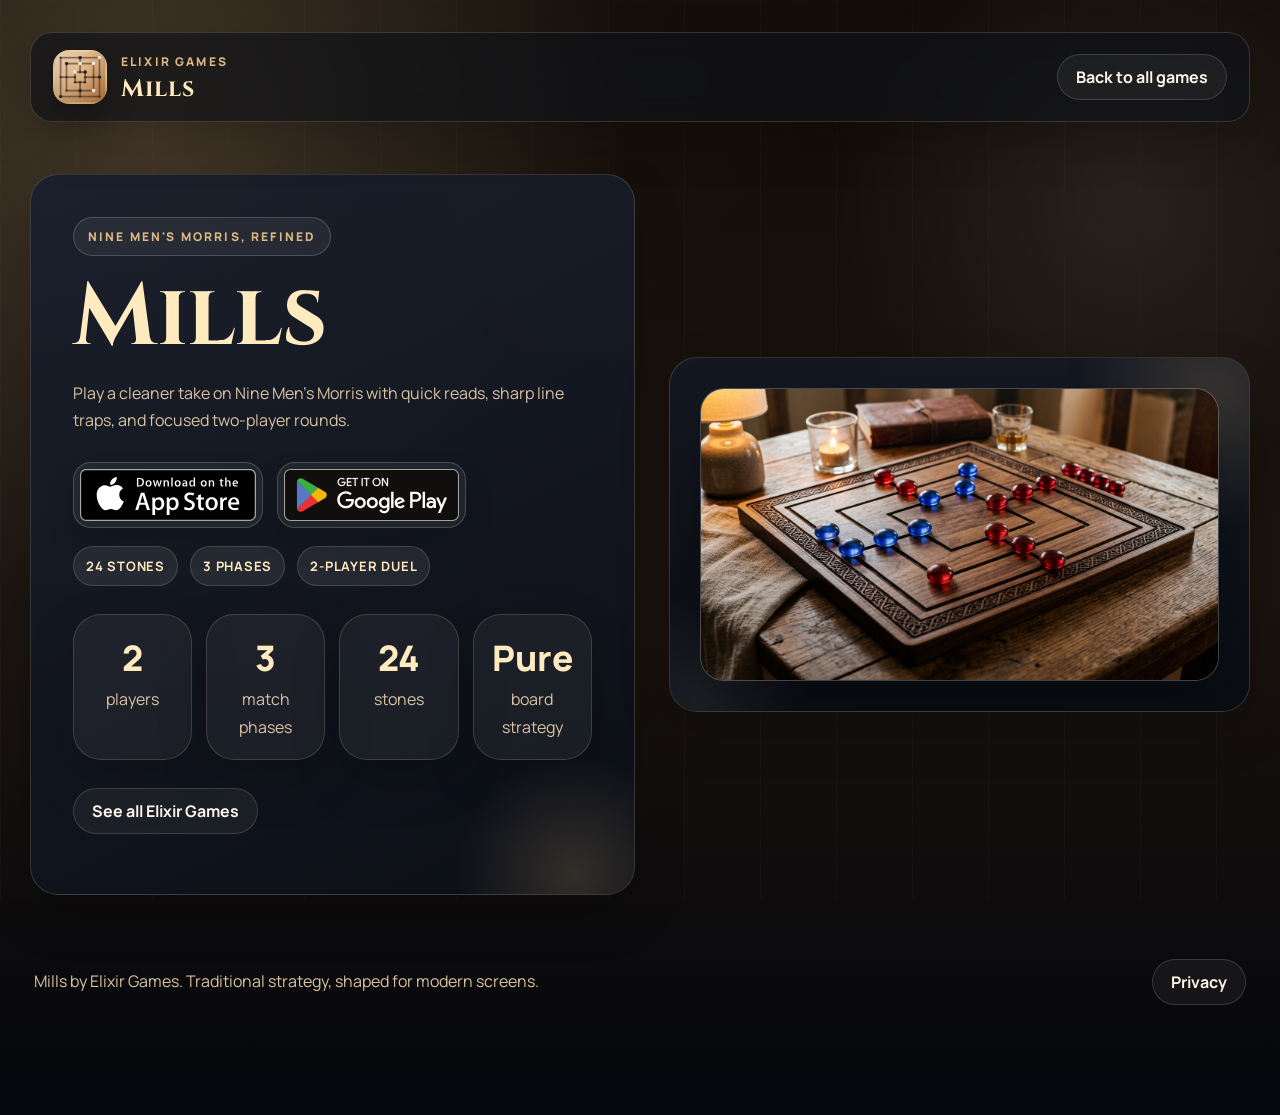
<file: mills-landing/index.html>
<!doctype html>
<html lang="en">
<head>
  <meta charset="utf-8">
  <meta name="viewport" content="width=device-width,initial-scale=1">
  <title>Mills - Timeless Board Strategy | Elixir Games</title>
  <meta name="description" content="A polished take on Nine Men's Morris with clean presentation, deliberate placement play, and sharp two-player board pressure.">
  <link rel="canonical" href="https://elixirgames.io/mills-landing/">
  <meta name="theme-color" content="#16110d">
  <meta name="robots" content="index, follow">

  <!-- Meta Pixel Code -->
  <script>
  !function(f,b,e,v,n,t,s)
  {if(f.fbq)return;n=f.fbq=function(){n.callMethod?
  n.callMethod.apply(n,arguments):n.queue.push(arguments)};
  if(!f._fbq)f._fbq=n;n.push=n;n.loaded=!0;n.version='2.0';
  n.queue=[];t=b.createElement(e);t.async=!0;
  t.src=v;s=b.getElementsByTagName(e)[0];
  s.parentNode.insertBefore(t,s)}(window, document,'script',
  'https://connect.facebook.net/en_US/fbevents.js');
  fbq('init', '1821610122608960');
  fbq('track', 'PageView');
  </script>
  <noscript><img height="1" width="1" style="display:none"
  src="https://www.facebook.com/tr?id=1821610122608960&ev=PageView&noscript=1"
  /></noscript>
  <!-- End Meta Pixel Code -->

  <meta property="og:title" content="Mills - Timeless Board Strategy">
  <meta property="og:description" content="Line up mills, break shape at the right moment, and enjoy classic board tension in a focused mobile format.">
  <meta property="og:type" content="website">
  <meta property="og:url" content="https://elixirgames.io/mills-landing/">
  <meta property="og:image" content="https://elixirgames.io/mills-landing/images/mills_ad_landscape.jpg">

  <meta name="twitter:card" content="summary_large_image">
  <meta name="twitter:title" content="Mills - Timeless Board Strategy">
  <meta name="twitter:description" content="A refined Nine Men's Morris experience built around small traps, clean reads, and decisive mills.">
  <meta name="twitter:image" content="https://elixirgames.io/mills-landing/images/mills_ad_landscape.jpg">

  <link rel="icon" href="/favicon.ico" type="image/x-icon">
  <link rel="icon" type="image/png" sizes="32x32" href="/favicon-32.png">
  <link rel="icon" type="image/png" sizes="16x16" href="/favicon-16.png">
  <link rel="apple-touch-icon" sizes="180x180" href="/apple-touch-icon.png">
  <link rel="icon" href="/favicon.svg" type="image/svg+xml">

  <link rel="preconnect" href="https://fonts.googleapis.com">
  <link rel="preconnect" href="https://fonts.gstatic.com" crossorigin>
  <link href="https://fonts.googleapis.com/css2?family=Cinzel:wght@500;700;800&family=Manrope:wght@400;500;600;700;800&display=swap" rel="stylesheet">
  <link rel="stylesheet" href="/game-landing.css">

  <style>
    :root {
      --bg: #120d08;
      --bg-soft: #1a130e;
      --panel: rgba(37, 27, 19, 0.78);
      --panel-strong: rgba(49, 36, 26, 0.95);
      --accent: #ddb882;
      --accent-strong: #ffebbf;
      --accent-soft: rgba(221, 184, 130, 0.18);
      --accent-glow: rgba(221, 184, 130, 0.22);
      --text: #fff7eb;
      --muted: #d9c3a3;
      --line: rgba(255, 235, 191, 0.16);
    }

    .mills-hero-visual {
      min-height: auto;
      align-content: start;
      justify-items: center;
    }

    .mills-hero-shot {
      margin: 0;
      width: min(100%, 620px);
      overflow: hidden;
      position: relative;
      z-index: 1;
      border-radius: 24px;
      border: 1px solid rgba(255, 255, 255, 0.18);
      box-shadow: 0 24px 56px rgba(0, 0, 0, 0.28);
      background: rgba(255, 255, 255, 0.05);
    }

    .mills-hero-shot::after {
      content: "";
      position: absolute;
      inset: 0;
      background: linear-gradient(180deg, rgba(255, 255, 255, 0.06), transparent 30%, rgba(0, 0, 0, 0.18));
      pointer-events: none;
    }

    .mills-hero-shot img {
      width: 100%;
      height: 100%;
      display: block;
      object-fit: cover;
      object-position: center;
      aspect-ratio: 16 / 9;
    }
  </style>

  <script type="application/ld+json">{
    "@context": "https://schema.org",
    "@type": "MobileApplication",
    "name": "Mills",
    "applicationCategory": "GameApplication",
    "operatingSystem": "iOS, Android",
    "url": "https://elixirgames.io/mills-landing/",
    "image": "https://elixirgames.io/mills-landing/images/mills_ad_landscape.jpg",
    "screenshot": "https://elixirgames.io/mills-landing/images/mills_ad_landscape.jpg",
    "description": "A polished take on Nine Men's Morris with deliberate placement play, line control, and sharp two-player pressure.",
    "offers": {
      "@type": "Offer",
      "price": "0",
      "priceCurrency": "USD"
    },
    "publisher": {
      "@type": "Organization",
      "name": "Elixir Games"
    }
  }</script>
  <script type="application/ld+json">{
  "@context": "https://schema.org",
  "@type": "BreadcrumbList",
  "itemListElement": [
    {
      "@type": "ListItem",
      "position": 1,
      "name": "Home",
      "item": "https://elixirgames.io/"
    },
    {
      "@type": "ListItem",
      "position": 2,
      "name": "Mills",
      "item": "https://elixirgames.io/mills-landing/"
    }
  ]
}</script>
</head>
<body>
  <div class="page-shell">
    <header class="topbar">
      <a class="brand" href="/">
        <img src="/images/mills.png" alt="Mills app icon">
        <div class="brand-copy">
          <span class="brand-kicker">Elixir Games</span>
          <strong class="brand-title">Mills</strong>
        </div>
      </a>
      <a class="home-link" href="/">Back to all games</a>
    </header>

    <main>
      <section class="hero" aria-labelledby="hero-title">
        <div class="hero-copy">
          <span class="eyebrow">Nine Men's Morris, refined</span>
          <h1 id="hero-title">Mills</h1>
          <p class="lede">Play a cleaner take on Nine Men's Morris with quick reads, sharp line traps, and focused two-player rounds.</p>

          <div class="cta-row">
            <a class="store-badge" href="https://apps.apple.com/pl/app/mills-2-0/id6758081595" target="_blank" rel="noopener" aria-label="Download Mills on the App Store">
              <img src="/images/app_store.svg" alt="Download on the App Store">
            </a>
            <a class="store-badge" href="https://play.google.com/store/apps/details?id=io.elixirgames.mills" target="_blank" rel="noopener" aria-label="Get Mills on Google Play">
              <img src="/images/google_play.svg" alt="Get it on Google Play">
            </a>
          </div>

          <div class="micro-copy" aria-label="Mills highlights">
            <span>24 stones</span>
            <span>3 phases</span>
            <span>2-player duel</span>
          </div>

          <div class="stats">
            <article class="stat-card">
              <span class="stat-value">2</span>
              <span class="stat-label">players</span>
            </article>
            <article class="stat-card">
              <span class="stat-value">3</span>
              <span class="stat-label">match phases</span>
            </article>
            <article class="stat-card">
              <span class="stat-value">24</span>
              <span class="stat-label">stones</span>
            </article>
            <article class="stat-card">
              <span class="stat-value">Pure</span>
              <span class="stat-label">board strategy</span>
            </article>
          </div>

          <div class="cta-row">
            <a class="ghost-link" href="/">See all Elixir Games</a>
          </div>
        </div>

        <div class="hero-visual mills-hero-visual">
          <figure class="mills-hero-shot">
            <img src="/mills-landing/images/mills_ad_landscape.jpg" alt="Wooden Mills board on a rustic table with red and blue pieces arranged mid-match">
          </figure>
        </div>
      </section>
    </main>

    <footer>
      <p>Mills by Elixir Games. Traditional strategy, shaped for modern screens.</p>
      <a class="ghost-link" href="/privacy.html">Privacy</a>
    </footer>
  </div>
</body>
</html>
</file>
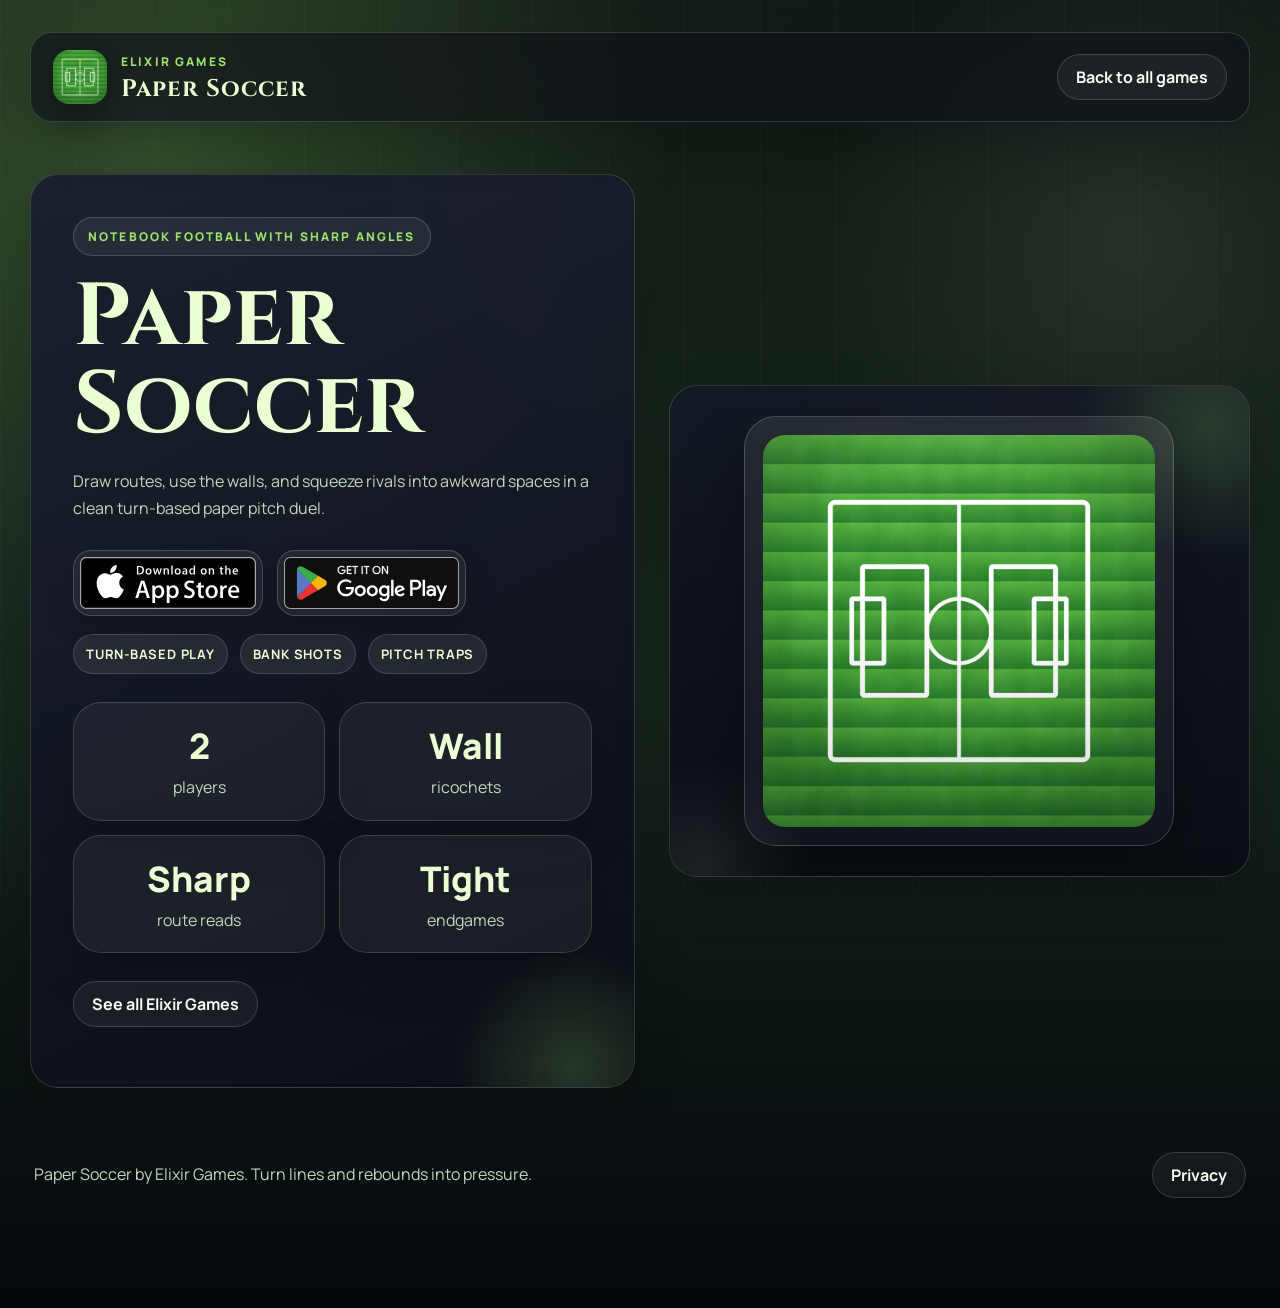
<file: paper-soccer-landing/index.html>
<!doctype html>
<html lang="en">
<head>
  <meta charset="utf-8">
  <meta name="viewport" content="width=device-width,initial-scale=1">
  <title>Paper Soccer - Notebook Pitch Tactics | Elixir Games</title>
  <meta name="description" content="Turn-based paper pitch strategy built around bank shots, drawn routes, and clever traps in tight spaces.">
  <link rel="canonical" href="https://elixirgames.io/paper-soccer-landing/">
  <meta name="theme-color" content="#122018">
  <meta name="robots" content="index, follow">

  <!-- Meta Pixel Code -->
  <script>
  !function(f,b,e,v,n,t,s)
  {if(f.fbq)return;n=f.fbq=function(){n.callMethod?
  n.callMethod.apply(n,arguments):n.queue.push(arguments)};
  if(!f._fbq)f._fbq=n;n.push=n;n.loaded=!0;n.version='2.0';
  n.queue=[];t=b.createElement(e);t.async=!0;
  t.src=v;s=b.getElementsByTagName(e)[0];
  s.parentNode.insertBefore(t,s)}(window, document,'script',
  'https://connect.facebook.net/en_US/fbevents.js');
  fbq('init', '1821610122608960');
  fbq('track', 'PageView');
  </script>
  <noscript><img height="1" width="1" style="display:none"
  src="https://www.facebook.com/tr?id=1821610122608960&ev=PageView&noscript=1"
  /></noscript>
  <!-- End Meta Pixel Code -->

  <meta property="og:title" content="Paper Soccer - Notebook Pitch Tactics">
  <meta property="og:description" content="Draw attacks across a paper pitch, use the walls, and win with sharper routes and smarter traps.">
  <meta property="og:type" content="website">
  <meta property="og:url" content="https://elixirgames.io/paper-soccer-landing/">
  <meta property="og:image" content="https://elixirgames.io/paper-soccer-landing/images/icon_512.png">

  <meta name="twitter:card" content="summary_large_image">
  <meta name="twitter:title" content="Paper Soccer - Notebook Pitch Tactics">
  <meta name="twitter:description" content="A turn-based soccer duel where simple lines become ricochets, traps, and sudden scoring lanes.">
  <meta name="twitter:image" content="https://elixirgames.io/paper-soccer-landing/images/icon_512.png">

  <link rel="icon" href="/favicon.ico" type="image/x-icon">
  <link rel="icon" type="image/png" sizes="32x32" href="/favicon-32.png">
  <link rel="icon" type="image/png" sizes="16x16" href="/favicon-16.png">
  <link rel="apple-touch-icon" sizes="180x180" href="/apple-touch-icon.png">
  <link rel="icon" href="/favicon.svg" type="image/svg+xml">

  <link rel="preconnect" href="https://fonts.googleapis.com">
  <link rel="preconnect" href="https://fonts.gstatic.com" crossorigin>
  <link href="https://fonts.googleapis.com/css2?family=Cinzel:wght@500;700;800&family=Manrope:wght@400;500;600;700;800&display=swap" rel="stylesheet">
  <link rel="stylesheet" href="/game-landing.css">

  <style>
    :root {
      --bg: #101a14;
      --bg-soft: #16251c;
      --panel: rgba(23, 36, 28, 0.78);
      --panel-strong: rgba(31, 48, 38, 0.95);
      --accent: #9ee46f;
      --accent-strong: #ebffd2;
      --accent-soft: rgba(158, 228, 111, 0.18);
      --accent-glow: rgba(158, 228, 111, 0.22);
      --text: #f8fff2;
      --muted: #c0d8bd;
      --line: rgba(235, 255, 210, 0.16);
    }

    .paper-soccer-hero-visual {
      min-height: auto;
      align-content: start;
      justify-items: center;
    }

    .paper-soccer-hero-shot {
      margin: 0;
      width: min(100%, 430px);
      overflow: hidden;
      position: relative;
      z-index: 1;
      border-radius: 32px;
      border: 1px solid rgba(255, 255, 255, 0.18);
      box-shadow: 0 28px 64px rgba(0, 0, 0, 0.32);
      background:
        radial-gradient(circle at 30% 28%, rgba(255, 255, 255, 0.12), transparent 28%),
        linear-gradient(180deg, rgba(255, 255, 255, 0.08), rgba(255, 255, 255, 0.03));
      padding: 18px;
    }

    .paper-soccer-hero-shot::after {
      content: "";
      position: absolute;
      inset: 18px;
      border-radius: 22px;
      background: linear-gradient(180deg, rgba(255, 255, 255, 0.04), transparent 36%, rgba(0, 0, 0, 0.12));
      pointer-events: none;
    }

    .paper-soccer-hero-shot img {
      width: 100%;
      height: 100%;
      display: block;
      object-fit: contain;
      object-position: center;
      aspect-ratio: 1 / 1;
      border-radius: 22px;
    }

    .paper-soccer-stats {
      grid-template-columns: repeat(2, minmax(0, 1fr));
    }

    @media (max-width: 640px) {
      .paper-soccer-stats {
        grid-template-columns: 1fr;
      }
    }
  </style>

  <script type="application/ld+json">{
    "@context": "https://schema.org",
    "@type": "MobileApplication",
    "name": "Paper Soccer",
    "applicationCategory": "GameApplication",
    "operatingSystem": "iOS, Android",
    "url": "https://elixirgames.io/paper-soccer-landing/",
    "image": "https://elixirgames.io/paper-soccer-landing/images/icon_512.png",
    "screenshot": "https://elixirgames.io/paper-soccer-landing/images/icon_512.png",
    "description": "Turn-based paper pitch strategy built around bank shots, drawn routes, and tight tactical duels.",
    "offers": {
      "@type": "Offer",
      "price": "0",
      "priceCurrency": "USD"
    },
    "publisher": {
      "@type": "Organization",
      "name": "Elixir Games"
    }
  }</script>
  <script type="application/ld+json">{
  "@context": "https://schema.org",
  "@type": "BreadcrumbList",
  "itemListElement": [
    {
      "@type": "ListItem",
      "position": 1,
      "name": "Home",
      "item": "https://elixirgames.io/"
    },
    {
      "@type": "ListItem",
      "position": 2,
      "name": "Paper Soccer",
      "item": "https://elixirgames.io/paper-soccer-landing/"
    }
  ]
}</script>
</head>
<body>
  <div class="page-shell">
    <header class="topbar">
      <a class="brand" href="/">
        <img src="/images/paper_soccer.png" alt="Paper Soccer app icon">
        <div class="brand-copy">
          <span class="brand-kicker">Elixir Games</span>
          <strong class="brand-title">Paper Soccer</strong>
        </div>
      </a>
      <a class="home-link" href="/">Back to all games</a>
    </header>

    <main>
      <section class="hero" aria-labelledby="hero-title">
        <div class="hero-copy">
          <span class="eyebrow">Notebook football with sharp angles</span>
          <h1 id="hero-title">Paper Soccer</h1>
          <p class="lede">Draw routes, use the walls, and squeeze rivals into awkward spaces in a clean turn-based paper pitch duel.</p>

          <div class="cta-row">
            <a class="store-badge" href="https://apps.apple.com/pl/app/paper-soccer-2-0/id6758081931" target="_blank" rel="noopener" aria-label="Download Paper Soccer on the App Store">
              <img src="/images/app_store.svg" alt="Download on the App Store">
            </a>
            <a class="store-badge" href="https://play.google.com/store/apps/details?id=io.elixirgames.paper_soccer" target="_blank" rel="noopener" aria-label="Get Paper Soccer on Google Play">
              <img src="/images/google_play.svg" alt="Get it on Google Play">
            </a>
          </div>

          <div class="micro-copy" aria-label="Paper Soccer highlights">
            <span>turn-based play</span>
            <span>bank shots</span>
            <span>pitch traps</span>
          </div>

          <div class="stats paper-soccer-stats">
            <article class="stat-card">
              <span class="stat-value">2</span>
              <span class="stat-label">players</span>
            </article>
            <article class="stat-card">
              <span class="stat-value">Wall</span>
              <span class="stat-label">ricochets</span>
            </article>
            <article class="stat-card">
              <span class="stat-value">Sharp</span>
              <span class="stat-label">route reads</span>
            </article>
            <article class="stat-card">
              <span class="stat-value">Tight</span>
              <span class="stat-label">endgames</span>
            </article>
          </div>

          <div class="cta-row">
            <a class="ghost-link" href="/">See all Elixir Games</a>
          </div>
        </div>

        <div class="hero-visual paper-soccer-hero-visual">
          <figure class="paper-soccer-hero-shot">
            <img src="/paper-soccer-landing/images/icon_512.png" alt="Simple paper soccer field icon on a striped green pitch background">
          </figure>
        </div>
      </section>
    </main>

    <footer>
      <p>Paper Soccer by Elixir Games. Turn lines and rebounds into pressure.</p>
      <a class="ghost-link" href="/privacy.html">Privacy</a>
    </footer>
  </div>
</body>
</html>
</file>
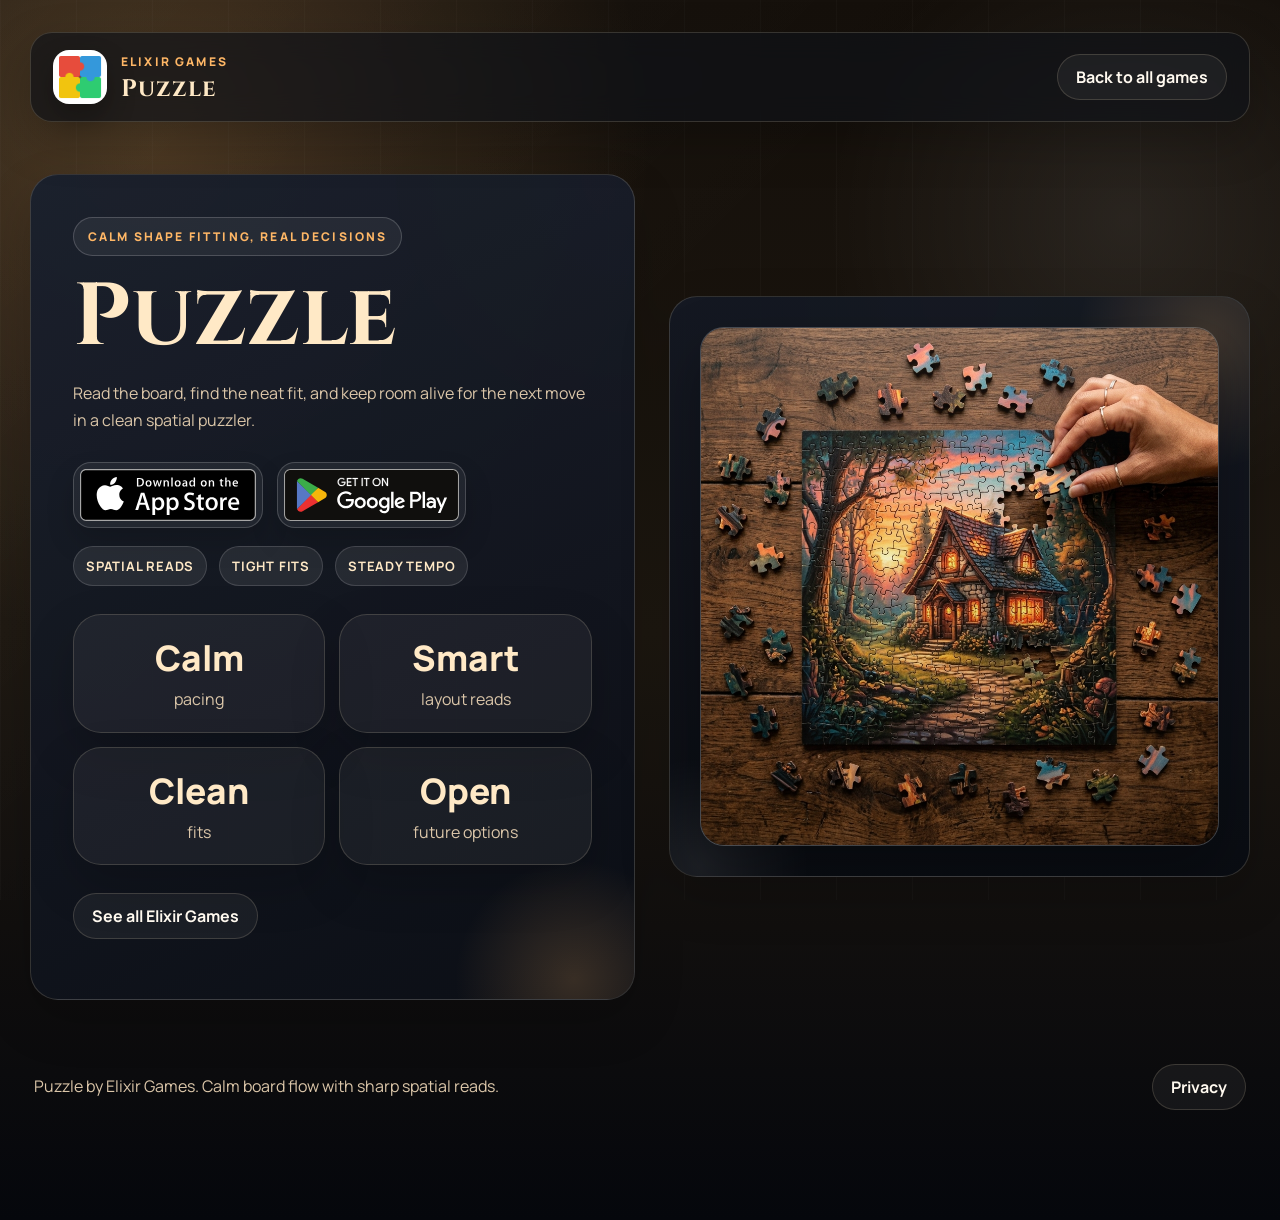
<file: puzzle-landing/index.html>
<!doctype html>
<html lang="en">
<head>
  <meta charset="utf-8">
  <meta name="viewport" content="width=device-width,initial-scale=1">
  <title>Puzzle - Spatial Fit and Board Flow | Elixir Games</title>
  <meta name="description" content="A calm, thoughtful shape-fitting puzzler centered on spatial reads, tight placements, and clear board flow.">
  <link rel="canonical" href="https://elixirgames.io/puzzle-landing/">
  <meta name="theme-color" content="#161009">
  <meta name="robots" content="index, follow">

  <!-- Meta Pixel Code -->
  <script>
  !function(f,b,e,v,n,t,s)
  {if(f.fbq)return;n=f.fbq=function(){n.callMethod?
  n.callMethod.apply(n,arguments):n.queue.push(arguments)};
  if(!f._fbq)f._fbq=n;n.push=n;n.loaded=!0;n.version='2.0';
  n.queue=[];t=b.createElement(e);t.async=!0;
  t.src=v;s=b.getElementsByTagName(e)[0];
  s.parentNode.insertBefore(t,s)}(window, document,'script',
  'https://connect.facebook.net/en_US/fbevents.js');
  fbq('init', '1821610122608960');
  fbq('track', 'PageView');
  </script>
  <noscript><img height="1" width="1" style="display:none"
  src="https://www.facebook.com/tr?id=1821610122608960&ev=PageView&noscript=1"
  /></noscript>
  <!-- End Meta Pixel Code -->

  <meta property="og:title" content="Puzzle - Spatial Fit and Board Flow">
  <meta property="og:description" content="Find the neat fit, keep the board open, and enjoy short puzzle sessions with steady momentum.">
  <meta property="og:type" content="website">
  <meta property="og:url" content="https://elixirgames.io/puzzle-landing/">
  <meta property="og:image" content="https://elixirgames.io/puzzle-landing/images/ad_square_feed.jpg">

  <meta name="twitter:card" content="summary_large_image">
  <meta name="twitter:title" content="Puzzle - Spatial Fit and Board Flow">
  <meta name="twitter:description" content="A clean shape-fitting challenge about spatial reads, elegant placements, and keeping future options alive.">
  <meta name="twitter:image" content="https://elixirgames.io/puzzle-landing/images/ad_square_feed.jpg">

  <link rel="icon" href="/favicon.ico" type="image/x-icon">
  <link rel="icon" type="image/png" sizes="32x32" href="/favicon-32.png">
  <link rel="icon" type="image/png" sizes="16x16" href="/favicon-16.png">
  <link rel="apple-touch-icon" sizes="180x180" href="/apple-touch-icon.png">
  <link rel="icon" href="/favicon.svg" type="image/svg+xml">

  <link rel="preconnect" href="https://fonts.googleapis.com">
  <link rel="preconnect" href="https://fonts.gstatic.com" crossorigin>
  <link href="https://fonts.googleapis.com/css2?family=Cinzel:wght@500;700;800&family=Manrope:wght@400;500;600;700;800&display=swap" rel="stylesheet">
  <link rel="stylesheet" href="/game-landing.css">

  <style>
    :root {
      --bg: #140f0a;
      --bg-soft: #1d1710;
      --panel: rgba(33, 25, 17, 0.78);
      --panel-strong: rgba(44, 33, 22, 0.95);
      --accent: #ffb766;
      --accent-strong: #ffe9c6;
      --accent-soft: rgba(255, 183, 102, 0.18);
      --accent-glow: rgba(255, 183, 102, 0.22);
      --text: #fff9ef;
      --muted: #dbc6a9;
      --line: rgba(255, 233, 198, 0.16);
    }

    .puzzle-hero-visual {
      min-height: auto;
      align-content: start;
      justify-items: center;
    }

    .puzzle-hero-shot {
      margin: 0;
      width: min(100%, 520px);
      overflow: hidden;
      position: relative;
      z-index: 1;
      border-radius: 24px;
      border: 1px solid rgba(255, 255, 255, 0.18);
      box-shadow: 0 24px 56px rgba(0, 0, 0, 0.28);
      background: rgba(255, 255, 255, 0.05);
    }

    .puzzle-hero-shot::after {
      content: "";
      position: absolute;
      inset: 0;
      background: linear-gradient(180deg, rgba(255, 255, 255, 0.06), transparent 30%, rgba(0, 0, 0, 0.18));
      pointer-events: none;
    }

    .puzzle-hero-shot img {
      width: 100%;
      height: 100%;
      display: block;
      object-fit: cover;
      object-position: center;
      aspect-ratio: 1 / 1;
    }

    .puzzle-stats {
      grid-template-columns: repeat(2, minmax(0, 1fr));
    }

    @media (max-width: 640px) {
      .puzzle-stats {
        grid-template-columns: 1fr;
      }
    }
  </style>

  <script type="application/ld+json">{
    "@context": "https://schema.org",
    "@type": "MobileApplication",
    "name": "Puzzle",
    "applicationCategory": "GameApplication",
    "operatingSystem": "iOS, Android",
    "url": "https://elixirgames.io/puzzle-landing/",
    "image": "https://elixirgames.io/puzzle-landing/images/ad_square_feed.jpg",
    "screenshot": "https://elixirgames.io/puzzle-landing/images/ad_square_feed.jpg",
    "description": "A calm, thoughtful shape-fitting puzzler centered on spatial reads, tight placements, and clear board flow.",
    "offers": {
      "@type": "Offer",
      "price": "0",
      "priceCurrency": "USD"
    },
    "publisher": {
      "@type": "Organization",
      "name": "Elixir Games"
    }
  }</script>
  <script type="application/ld+json">{
  "@context": "https://schema.org",
  "@type": "BreadcrumbList",
  "itemListElement": [
    {
      "@type": "ListItem",
      "position": 1,
      "name": "Home",
      "item": "https://elixirgames.io/"
    },
    {
      "@type": "ListItem",
      "position": 2,
      "name": "Puzzle",
      "item": "https://elixirgames.io/puzzle-landing/"
    }
  ]
}</script>
</head>
<body>
  <div class="page-shell">
    <header class="topbar">
      <a class="brand" href="/">
        <img src="/images/puzzle.png" alt="Puzzle app icon">
        <div class="brand-copy">
          <span class="brand-kicker">Elixir Games</span>
          <strong class="brand-title">Puzzle</strong>
        </div>
      </a>
      <a class="home-link" href="/">Back to all games</a>
    </header>

    <main>
      <section class="hero" aria-labelledby="hero-title">
        <div class="hero-copy">
          <span class="eyebrow">Calm shape fitting, real decisions</span>
          <h1 id="hero-title">Puzzle</h1>
          <p class="lede">Read the board, find the neat fit, and keep room alive for the next move in a clean spatial puzzler.</p>

          <div class="cta-row">
            <a class="store-badge" href="https://apps.apple.com/pl/app/puzzle-2-0/id6757918654" target="_blank" rel="noopener" aria-label="Download Puzzle on the App Store">
              <img src="/images/app_store.svg" alt="Download on the App Store">
            </a>
            <a class="store-badge" href="https://play.google.com/store/apps/details?id=io.elixirgames.puzzle" target="_blank" rel="noopener" aria-label="Get Puzzle on Google Play">
              <img src="/images/google_play.svg" alt="Get it on Google Play">
            </a>
          </div>

          <div class="micro-copy" aria-label="Puzzle highlights">
            <span>spatial reads</span>
            <span>tight fits</span>
            <span>steady tempo</span>
          </div>

          <div class="stats puzzle-stats">
            <article class="stat-card">
              <span class="stat-value">Calm</span>
              <span class="stat-label">pacing</span>
            </article>
            <article class="stat-card">
              <span class="stat-value">Smart</span>
              <span class="stat-label">layout reads</span>
            </article>
            <article class="stat-card">
              <span class="stat-value">Clean</span>
              <span class="stat-label">fits</span>
            </article>
            <article class="stat-card">
              <span class="stat-value">Open</span>
              <span class="stat-label">future options</span>
            </article>
          </div>

          <div class="cta-row">
            <a class="ghost-link" href="/">See all Elixir Games</a>
          </div>
        </div>

        <div class="hero-visual puzzle-hero-visual">
          <figure class="puzzle-hero-shot">
            <img src="/puzzle-landing/images/ad_square_feed.jpg" alt="Wooden puzzle artwork with a hand placing the final piece into a glowing cottage scene">
          </figure>
        </div>
      </section>
    </main>

    <footer>
      <p>Puzzle by Elixir Games. Calm board flow with sharp spatial reads.</p>
      <a class="ghost-link" href="/privacy.html">Privacy</a>
    </footer>
  </div>
</body>
</html>
</file>
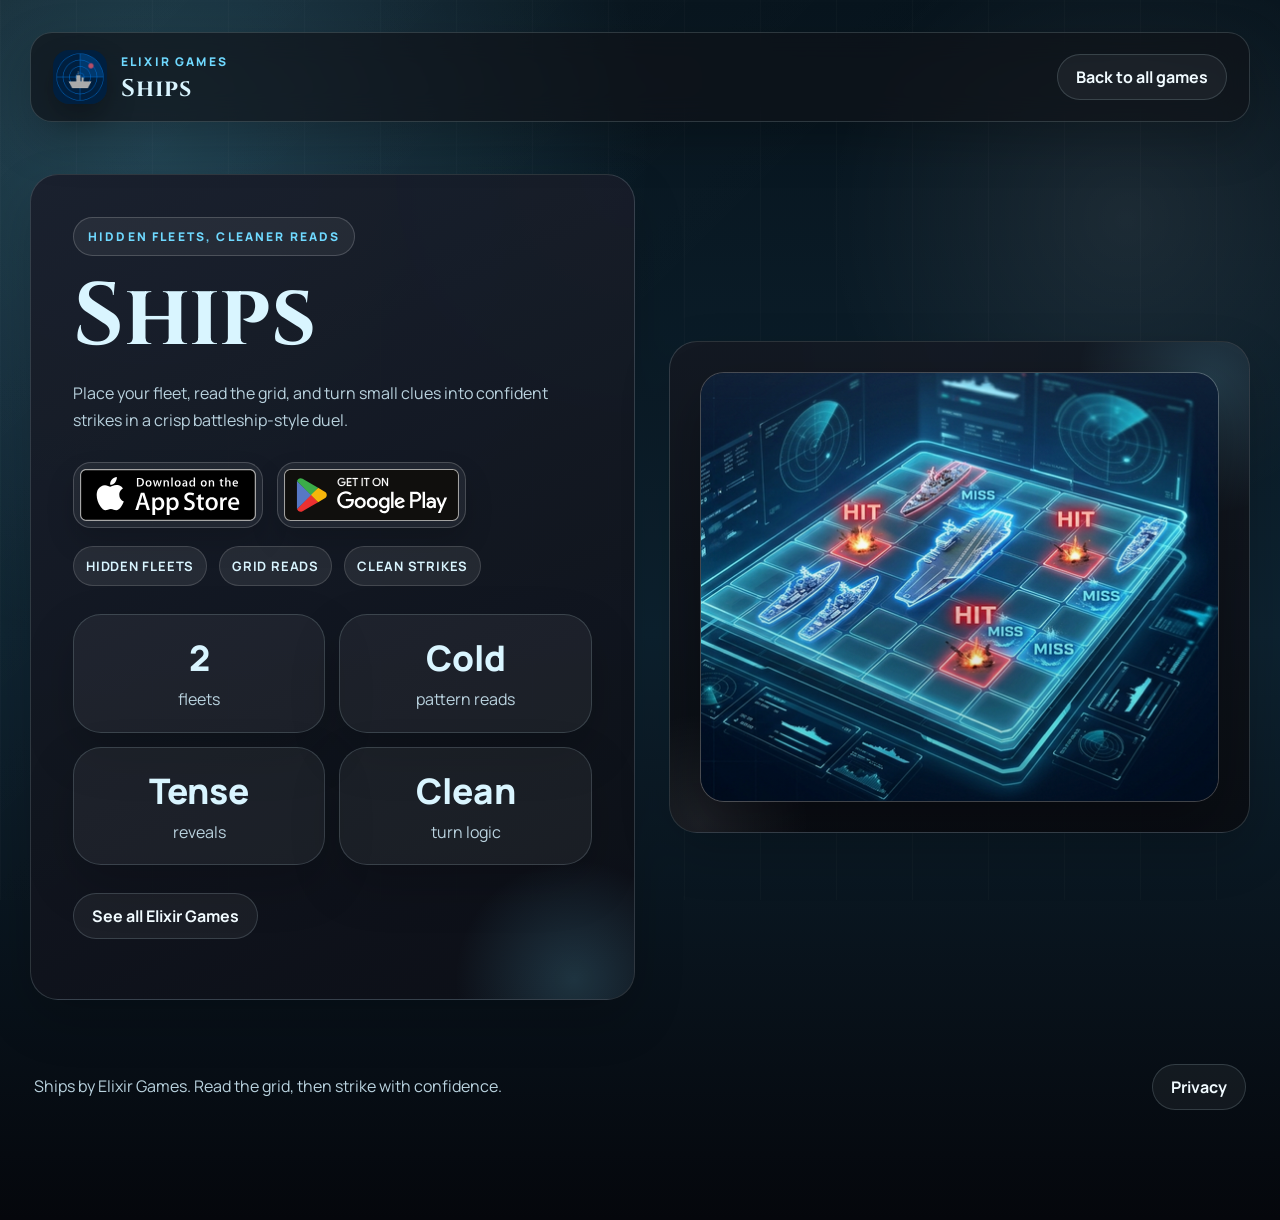
<file: ships-landing/index.html>
<!doctype html>
<html lang="en">
<head>
  <meta charset="utf-8">
  <meta name="viewport" content="width=device-width,initial-scale=1">
  <title>Ships - Grid Tactics at Sea | Elixir Games</title>
  <meta name="description" content="A clean battleship-style duel about hidden setups, careful scouting, and landing the right strike at the right time.">
  <link rel="canonical" href="https://elixirgames.io/ships-landing/">
  <meta name="theme-color" content="#081722">
  <meta name="robots" content="index, follow">

  <!-- Meta Pixel Code -->
  <script>
  !function(f,b,e,v,n,t,s)
  {if(f.fbq)return;n=f.fbq=function(){n.callMethod?
  n.callMethod.apply(n,arguments):n.queue.push(arguments)};
  if(!f._fbq)f._fbq=n;n.push=n;n.loaded=!0;n.version='2.0';
  n.queue=[];t=b.createElement(e);t.async=!0;
  t.src=v;s=b.getElementsByTagName(e)[0];
  s.parentNode.insertBefore(t,s)}(window, document,'script',
  'https://connect.facebook.net/en_US/fbevents.js');
  fbq('init', '1821610122608960');
  fbq('track', 'PageView');
  </script>
  <noscript><img height="1" width="1" style="display:none"
  src="https://www.facebook.com/tr?id=1821610122608960&ev=PageView&noscript=1"
  /></noscript>
  <!-- End Meta Pixel Code -->

  <meta property="og:title" content="Ships - Grid Tactics at Sea">
  <meta property="og:description" content="Place your fleet, read the grid, and turn small clues into confident strikes.">
  <meta property="og:type" content="website">
  <meta property="og:url" content="https://elixirgames.io/ships-landing/">
  <meta property="og:image" content="https://elixirgames.io/ships-landing/images/ships_main_cropped.png">

  <meta name="twitter:card" content="summary_large_image">
  <meta name="twitter:title" content="Ships - Grid Tactics at Sea">
  <meta name="twitter:description" content="A focused fleet duel about hidden information, pattern reads, and the thrill of a perfect hit.">
  <meta name="twitter:image" content="https://elixirgames.io/ships-landing/images/ships_main_cropped.png">

  <link rel="icon" href="/favicon.ico" type="image/x-icon">
  <link rel="icon" type="image/png" sizes="32x32" href="/favicon-32.png">
  <link rel="icon" type="image/png" sizes="16x16" href="/favicon-16.png">
  <link rel="apple-touch-icon" sizes="180x180" href="/apple-touch-icon.png">
  <link rel="icon" href="/favicon.svg" type="image/svg+xml">

  <link rel="preconnect" href="https://fonts.googleapis.com">
  <link rel="preconnect" href="https://fonts.gstatic.com" crossorigin>
  <link href="https://fonts.googleapis.com/css2?family=Cinzel:wght@500;700;800&family=Manrope:wght@400;500;600;700;800&display=swap" rel="stylesheet">
  <link rel="stylesheet" href="/game-landing.css">

  <style>
    :root {
      --bg: #07141d;
      --bg-soft: #0d2230;
      --panel: rgba(13, 29, 40, 0.78);
      --panel-strong: rgba(18, 39, 54, 0.95);
      --accent: #6fd9ff;
      --accent-strong: #d9f5ff;
      --accent-soft: rgba(111, 217, 255, 0.18);
      --accent-glow: rgba(111, 217, 255, 0.22);
      --text: #f1fbff;
      --muted: #b9d2de;
      --line: rgba(217, 245, 255, 0.16);
    }

    .ships-hero-visual {
      min-height: auto;
      align-content: start;
      justify-items: center;
    }

    .ships-hero-shot {
      margin: 0;
      width: min(100%, 560px);
      overflow: hidden;
      position: relative;
      z-index: 1;
      border-radius: 24px;
      border: 1px solid rgba(255, 255, 255, 0.18);
      box-shadow: 0 24px 56px rgba(0, 0, 0, 0.28);
      background: rgba(255, 255, 255, 0.05);
    }

    .ships-hero-shot::after {
      content: "";
      position: absolute;
      inset: 0;
      background: linear-gradient(180deg, rgba(255, 255, 255, 0.06), transparent 30%, rgba(0, 0, 0, 0.18));
      pointer-events: none;
    }

    .ships-hero-shot img {
      width: 100%;
      height: 100%;
      display: block;
      object-fit: cover;
      object-position: center;
      aspect-ratio: 52 / 43;
    }

    .ships-stats {
      grid-template-columns: repeat(2, minmax(0, 1fr));
    }

    @media (max-width: 640px) {
      .ships-stats {
        grid-template-columns: 1fr;
      }
    }
  </style>

  <script type="application/ld+json">{
    "@context": "https://schema.org",
    "@type": "MobileApplication",
    "name": "Ships",
    "applicationCategory": "GameApplication",
    "operatingSystem": "iOS, Android",
    "url": "https://elixirgames.io/ships-landing/",
    "image": "https://elixirgames.io/ships-landing/images/ships_main_cropped.png",
    "screenshot": "https://elixirgames.io/ships-landing/images/ships_main_cropped.png",
    "description": "A clean battleship-style duel about hidden setups, careful scouting, and landing the right strike at the right time.",
    "offers": {
      "@type": "Offer",
      "price": "0",
      "priceCurrency": "USD"
    },
    "publisher": {
      "@type": "Organization",
      "name": "Elixir Games"
    }
  }</script>
  <script type="application/ld+json">{
  "@context": "https://schema.org",
  "@type": "BreadcrumbList",
  "itemListElement": [
    {
      "@type": "ListItem",
      "position": 1,
      "name": "Home",
      "item": "https://elixirgames.io/"
    },
    {
      "@type": "ListItem",
      "position": 2,
      "name": "Ships",
      "item": "https://elixirgames.io/ships-landing/"
    }
  ]
}</script>
</head>
<body>
  <div class="page-shell">
    <header class="topbar">
      <a class="brand" href="/">
        <img src="/images/ships.png" alt="Ships app icon">
        <div class="brand-copy">
          <span class="brand-kicker">Elixir Games</span>
          <strong class="brand-title">Ships</strong>
        </div>
      </a>
      <a class="home-link" href="/">Back to all games</a>
    </header>

    <main>
      <section class="hero" aria-labelledby="hero-title">
        <div class="hero-copy">
          <span class="eyebrow">Hidden fleets, cleaner reads</span>
          <h1 id="hero-title">Ships</h1>
          <p class="lede">Place your fleet, read the grid, and turn small clues into confident strikes in a crisp battleship-style duel.</p>

          <div class="cta-row">
            <a class="store-badge" href="https://apps.apple.com/pl/app/ships-2-0/id6758081929" target="_blank" rel="noopener" aria-label="Download Ships on the App Store">
              <img src="/images/app_store.svg" alt="Download on the App Store">
            </a>
            <a class="store-badge" href="https://play.google.com/store/apps/details?id=io.elixirgames.battleships" target="_blank" rel="noopener" aria-label="Get Ships on Google Play">
              <img src="/images/google_play.svg" alt="Get it on Google Play">
            </a>
          </div>

          <div class="micro-copy" aria-label="Ships highlights">
            <span>hidden fleets</span>
            <span>grid reads</span>
            <span>clean strikes</span>
          </div>

          <div class="stats ships-stats">
            <article class="stat-card">
              <span class="stat-value">2</span>
              <span class="stat-label">fleets</span>
            </article>
            <article class="stat-card">
              <span class="stat-value">Cold</span>
              <span class="stat-label">pattern reads</span>
            </article>
            <article class="stat-card">
              <span class="stat-value">Tense</span>
              <span class="stat-label">reveals</span>
            </article>
            <article class="stat-card">
              <span class="stat-value">Clean</span>
              <span class="stat-label">turn logic</span>
            </article>
          </div>

          <div class="cta-row">
            <a class="ghost-link" href="/">See all Elixir Games</a>
          </div>
        </div>

        <div class="hero-visual ships-hero-visual">
          <figure class="ships-hero-shot">
            <img src="/ships-landing/images/ships_main_cropped.png" alt="Tactical naval grid with glowing ships, radar overlays, and missile impact markers">
          </figure>
        </div>
      </section>
    </main>

    <footer>
      <p>Ships by Elixir Games. Read the grid, then strike with confidence.</p>
      <a class="ghost-link" href="/privacy.html">Privacy</a>
    </footer>
  </div>
</body>
</html>
</file>
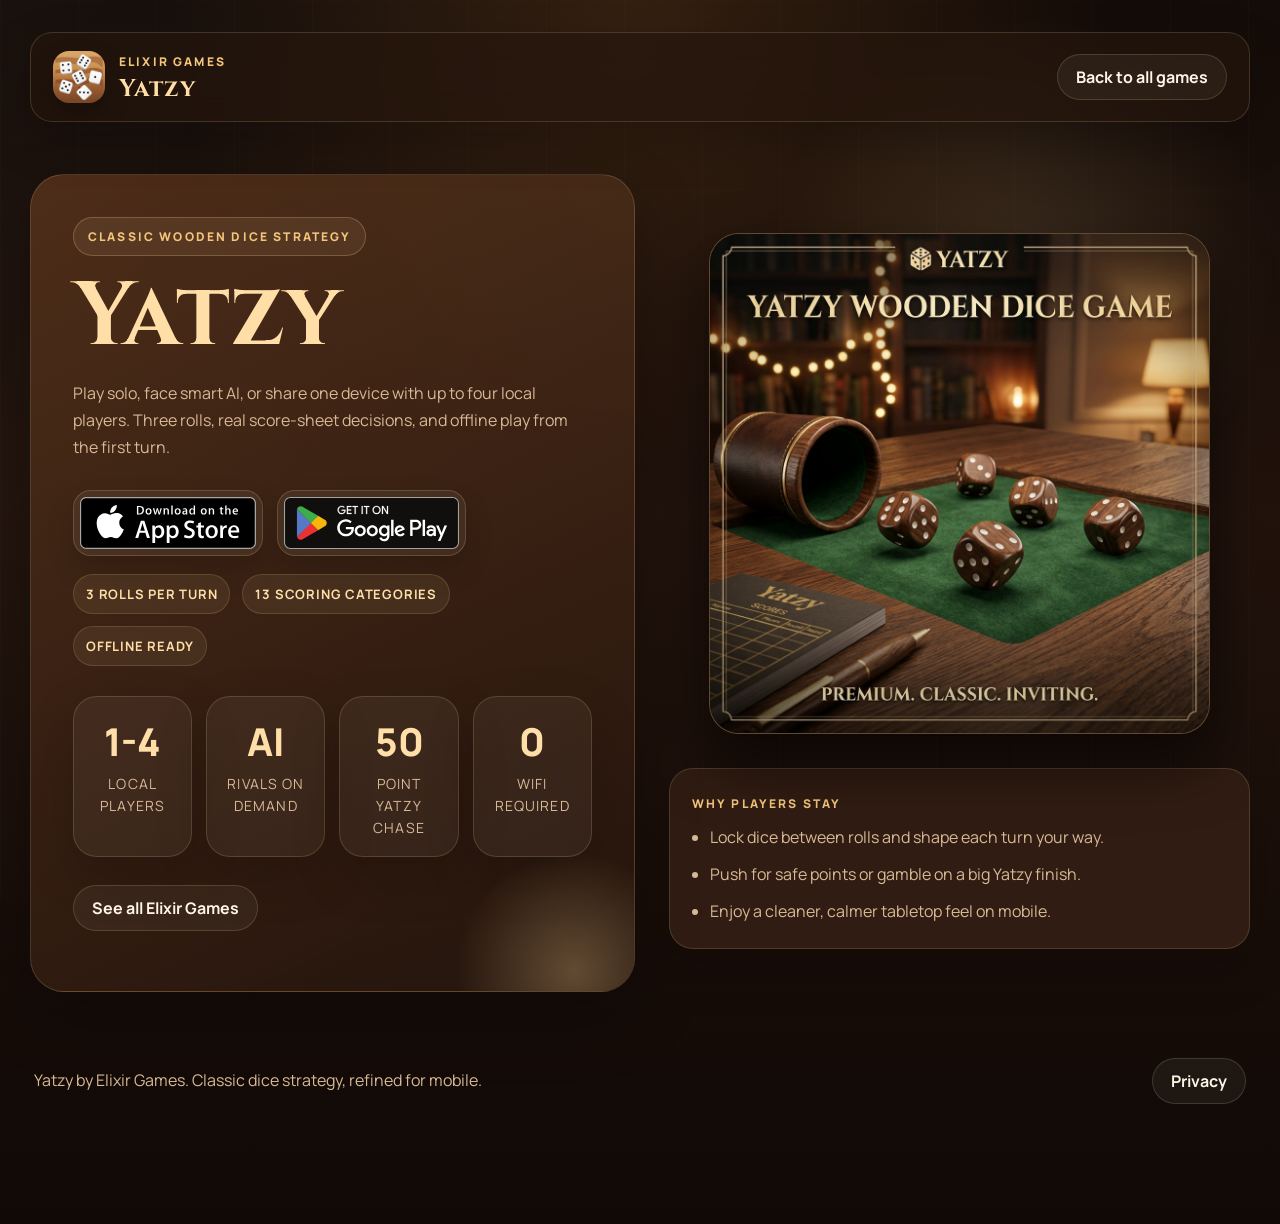
<file: yatzy-landing/index.html>
<!doctype html>
<html lang="en">
<head>
  <meta charset="utf-8">
  <meta name="viewport" content="width=device-width,initial-scale=1">
  <title>Yatzy - Wooden Dice Game | Elixir Games</title>
  <meta name="description" content="Classic Yatzy on a warm wooden table. Play solo, challenge smart AI, or pass one device around for 1-4 local players.">
  <link rel="canonical" href="https://elixirgames.io/yatzy-landing/">
  <meta name="theme-color" content="#2a170d">
  <meta name="robots" content="index, follow">

  <!-- Meta Pixel Code -->
  <script>
  !function(f,b,e,v,n,t,s)
  {if(f.fbq)return;n=f.fbq=function(){n.callMethod?
  n.callMethod.apply(n,arguments):n.queue.push(arguments)};
  if(!f._fbq)f._fbq=n;n.push=n;n.loaded=!0;n.version='2.0';
  n.queue=[];t=b.createElement(e);t.async=!0;
  t.src=v;s=b.getElementsByTagName(e)[0];
  s.parentNode.insertBefore(t,s)}(window, document,'script',
  'https://connect.facebook.net/en_US/fbevents.js');
  fbq('init', '1821610122608960');
  fbq('track', 'PageView');
  </script>
  <noscript><img height="1" width="1" style="display:none"
  src="https://www.facebook.com/tr?id=1821610122608960&ev=PageView&noscript=1"
  /></noscript>
  <!-- End Meta Pixel Code -->

  <meta property="og:title" content="Yatzy - Wooden Dice Game">
  <meta property="og:description" content="Roll into a cozy wooden-table take on Yatzy with solo play, AI rivals, local multiplayer, and offline rounds.">
  <meta property="og:type" content="website">
  <meta property="og:url" content="https://elixirgames.io/yatzy-landing/">
  <meta property="og:image" content="https://elixirgames.io/yatzy-landing/images/yatzy_ad_square_1to1.jpg">

  <meta name="twitter:card" content="summary_large_image">
  <meta name="twitter:title" content="Yatzy - Wooden Dice Game">
  <meta name="twitter:description" content="Classic Yatzy with warm visuals, local pass-and-play, smart AI, and offline-ready rounds.">
  <meta name="twitter:image" content="https://elixirgames.io/yatzy-landing/images/yatzy_ad_square_1to1.jpg">

  <link rel="icon" href="/favicon.ico" type="image/x-icon">
  <link rel="icon" type="image/png" sizes="32x32" href="/favicon-32.png">
  <link rel="icon" type="image/png" sizes="16x16" href="/favicon-16.png">
  <link rel="apple-touch-icon" sizes="180x180" href="/apple-touch-icon.png">
  <link rel="icon" href="/favicon.svg" type="image/svg+xml">

  <link rel="preconnect" href="https://fonts.googleapis.com">
  <link rel="preconnect" href="https://fonts.gstatic.com" crossorigin>
  <link href="https://fonts.googleapis.com/css2?family=Cinzel:wght@500;700;800&family=Manrope:wght@400;500;600;700;800&display=swap" rel="stylesheet">

  <script type="application/ld+json">{
    "@context": "https://schema.org",
    "@type": "MobileApplication",
    "name": "Yatzy",
    "applicationCategory": "GameApplication",
    "operatingSystem": "iOS, Android",
    "url": "https://elixirgames.io/yatzy-landing/",
    "image": "https://elixirgames.io/yatzy-landing/images/yatzy_ad_square_1to1.jpg",
    "screenshot": [
      "https://elixirgames.io/yatzy-landing/images/yatzy_ad_square_1to1.jpg",
      "https://elixirgames.io/yatzy-landing/images/yatzy_ad_vertical_9to16.jpg"
    ],
    "description": "Classic Yatzy with warm wooden visuals, smart AI opponents, offline play, and local 1-4 player pass-and-play rounds.",
    "offers": {
      "@type": "Offer",
      "price": "0",
      "priceCurrency": "USD"
    },
    "publisher": {
      "@type": "Organization",
      "name": "Elixir Games"
    }
  }</script>

  <style>
    :root {
      --bg: #1a100a;
      --bg-soft: #24140d;
      --panel: rgba(42, 24, 14, 0.82);
      --panel-strong: rgba(56, 32, 18, 0.94);
      --gold: #f4c67b;
      --gold-strong: #ffdfa7;
      --gold-soft: rgba(244, 198, 123, 0.15);
      --cream: #fff5e6;
      --muted: #d8b996;
      --line: rgba(255, 221, 167, 0.16);
      --shadow: rgba(0, 0, 0, 0.35);
      --shadow-strong: rgba(0, 0, 0, 0.6);
      --max: 1220px;
      --radius: 28px;
    }

    * { box-sizing: border-box; }

    html { scroll-behavior: smooth; }

    body {
      margin: 0;
      min-height: 100%;
      color: var(--cream);
      background:
        radial-gradient(circle at top, rgba(187, 112, 44, 0.18), transparent 34%),
        radial-gradient(circle at 80% 22%, rgba(255, 214, 146, 0.14), transparent 18%),
        linear-gradient(180deg, #140c08 0%, #22130c 42%, #100906 100%);
      font-family: "Manrope", "Avenir Next", "Segoe UI", sans-serif;
      -webkit-font-smoothing: antialiased;
      text-rendering: optimizeLegibility;
      overflow-x: hidden;
    }

    body::before {
      content: "";
      position: fixed;
      inset: 0;
      background:
        linear-gradient(135deg, rgba(255, 255, 255, 0.02), transparent 48%),
        repeating-linear-gradient(
          90deg,
          rgba(255, 233, 196, 0.015) 0,
          rgba(255, 233, 196, 0.015) 1px,
          transparent 1px,
          transparent 78px
        );
      pointer-events: none;
      mix-blend-mode: screen;
    }

    img { max-width: 100%; display: block; }

    a { color: inherit; }

    .page-shell {
      width: min(var(--max), calc(100% - 40px));
      margin: 0 auto;
      padding: 24px 0 120px;
      position: relative;
      z-index: 1;
    }

    .topbar {
      display: flex;
      align-items: center;
      justify-content: space-between;
      gap: 16px;
      padding: 16px 22px;
      margin-top: 8px;
      background: rgba(37, 22, 13, 0.66);
      border: 1px solid var(--line);
      border-radius: 22px;
      box-shadow: 0 18px 48px rgba(0, 0, 0, 0.22);
      backdrop-filter: blur(14px);
      -webkit-backdrop-filter: blur(14px);
      position: sticky;
      top: 16px;
      z-index: 20;
    }

    .brand {
      display: inline-flex;
      align-items: center;
      gap: 14px;
      text-decoration: none;
      min-width: 0;
    }

    .brand img {
      width: 52px;
      height: 52px;
      border-radius: 16px;
      box-shadow: 0 12px 24px rgba(0, 0, 0, 0.28);
      flex: 0 0 auto;
    }

    .brand-copy {
      min-width: 0;
    }

    .brand-kicker,
    .eyebrow,
    .panel-label,
    .proof-overline,
    .gallery-tag {
      display: inline-block;
      letter-spacing: 0.18em;
      text-transform: uppercase;
      font-size: 12px;
      font-weight: 800;
      color: var(--gold);
    }

    .brand-title {
      display: block;
      font-family: "Cinzel", "Times New Roman", serif;
      font-size: 24px;
      letter-spacing: 0.04em;
      color: var(--gold-strong);
      margin-top: 2px;
    }

    .home-link,
    .ghost-link {
      display: inline-flex;
      align-items: center;
      justify-content: center;
      min-height: 46px;
      padding: 0 18px;
      border-radius: 999px;
      border: 1px solid var(--line);
      background: rgba(255, 243, 224, 0.05);
      text-decoration: none;
      color: var(--cream);
      font-weight: 700;
      transition: transform 0.2s ease, border-color 0.2s ease, background 0.2s ease;
    }

    .home-link:hover,
    .ghost-link:hover,
    .store-pill:hover,
    .store-badge:hover {
      transform: translateY(-2px);
      border-color: rgba(255, 223, 167, 0.42);
      background: rgba(255, 243, 224, 0.1);
    }

    .hero {
      display: grid;
      grid-template-columns: minmax(0, 1.02fr) minmax(0, 0.98fr);
      gap: 34px;
      align-items: center;
      padding: 52px 0 36px;
    }

    .hero-copy {
      padding: 42px;
      background:
        linear-gradient(155deg, rgba(80, 47, 26, 0.95), rgba(37, 21, 13, 0.96)),
        radial-gradient(circle at top right, rgba(255, 219, 156, 0.18), transparent 32%);
      border: 1px solid var(--line);
      border-radius: 34px;
      box-shadow: 0 24px 64px rgba(0, 0, 0, 0.28);
      position: relative;
      overflow: hidden;
    }

    .hero-copy::after {
      content: "";
      position: absolute;
      inset: auto -60px -100px auto;
      width: 240px;
      height: 240px;
      border-radius: 50%;
      background: radial-gradient(circle, rgba(255, 213, 147, 0.28), transparent 70%);
      pointer-events: none;
    }

    .eyebrow {
      padding: 10px 14px;
      border: 1px solid rgba(255, 223, 167, 0.22);
      border-radius: 999px;
      background: rgba(255, 223, 167, 0.08);
      margin-bottom: 18px;
    }

    h1,
    h2 {
      margin: 0;
      font-family: "Cinzel", "Times New Roman", serif;
      line-height: 0.96;
      color: var(--gold-strong);
      text-wrap: balance;
    }

    h1 {
      font-size: clamp(3rem, 7vw, 5.6rem);
      margin-bottom: 20px;
      max-width: 12ch;
    }

    h2 {
      font-size: clamp(2.2rem, 4vw, 3.5rem);
      margin-bottom: 14px;
    }

    .lede,
    .section-copy,
    .cta-panel p,
    .feature-card p,
    .detail-item p,
    figcaption p,
    .proof-card li,
    .install-dock-copy,
    footer p {
      color: var(--muted);
      line-height: 1.7;
      font-size: 16px;
      margin: 0;
    }

    .cta-row {
      display: flex;
      flex-wrap: wrap;
      gap: 14px;
      margin: 28px 0 18px;
    }

    .store-badge {
      display: inline-flex;
      align-items: center;
      justify-content: center;
      padding: 6px;
      border-radius: 18px;
      border: 1px solid rgba(255, 223, 167, 0.18);
      background: rgba(255, 245, 230, 0.06);
      box-shadow: 0 14px 28px rgba(0, 0, 0, 0.16);
      transition: transform 0.2s ease, border-color 0.2s ease, background 0.2s ease;
    }

    .store-badge img {
      height: 52px;
      width: auto;
    }

    .micro-copy {
      display: flex;
      flex-wrap: wrap;
      gap: 12px;
      margin-bottom: 30px;
      color: var(--gold-strong);
      font-size: 13px;
      font-weight: 700;
      letter-spacing: 0.06em;
      text-transform: uppercase;
    }

    .micro-copy span {
      padding: 10px 12px;
      border-radius: 999px;
      background: rgba(255, 223, 167, 0.08);
      border: 1px solid rgba(255, 223, 167, 0.14);
    }

    .stats {
      display: grid;
      grid-template-columns: repeat(4, minmax(0, 1fr));
      gap: 14px;
    }

    .stat-card,
    .feature-card,
    .detail-item,
    .gallery-card,
    .proof-card,
    .board-card,
    .cta-panel {
      border: 1px solid var(--line);
      background: var(--panel);
      border-radius: 24px;
      box-shadow: 0 20px 50px rgba(0, 0, 0, 0.18);
    }

    .stat-card {
      padding: 18px 16px;
      text-align: center;
      background: rgba(255, 245, 230, 0.05);
    }

    .stat-value {
      display: block;
      font-size: clamp(1.5rem, 4vw, 2.4rem);
      font-weight: 800;
      color: var(--gold-strong);
      margin-bottom: 4px;
    }

    .stat-label {
      font-size: 14px;
      color: var(--muted);
      text-transform: uppercase;
      letter-spacing: 0.08em;
    }

    .hero-media {
      min-width: 0;
    }

    .hero-stage {
      display: grid;
      gap: 18px;
      align-items: start;
    }

    .shot {
      position: relative;
      overflow: hidden;
      border-radius: 30px;
      border: 1px solid rgba(255, 223, 167, 0.22);
      box-shadow: 0 28px 60px var(--shadow-strong);
      background: var(--panel-strong);
    }

    .shot::after {
      content: "";
      position: absolute;
      inset: 0;
      background: linear-gradient(180deg, rgba(255, 255, 255, 0.04), transparent 38%, rgba(0, 0, 0, 0.18));
      pointer-events: none;
    }

    .shot img {
      width: 100%;
      height: 100%;
      object-fit: cover;
    }

    .shot-landscape {
      min-height: 340px;
    }

    .shot-square {
      aspect-ratio: 1 / 1;
      align-self: start;
      animation: floatSmall 7s ease-in-out infinite;
    }

    .shot-vertical {
      align-self: stretch;
      min-height: 520px;
      transform: translateY(-46px);
      animation: floatTall 9s ease-in-out infinite;
    }

    .proof-card {
      padding: 22px;
      background: rgba(50, 30, 19, 0.95);
    }

    .proof-overline {
      margin-bottom: 12px;
    }

    .proof-card ul {
      margin: 0;
      padding-left: 18px;
      display: grid;
      gap: 10px;
    }

    .feature-grid,
    .details,
    .gallery {
      margin-top: 26px;
    }

    .feature-grid {
      display: grid;
      grid-template-columns: repeat(3, minmax(0, 1fr));
      gap: 18px;
    }

    .compact-copy {
      max-width: 64ch;
    }

    .feature-card {
      padding: 28px;
      background: rgba(53, 31, 18, 0.78);
    }

    .feature-card h3,
    .board-card h3,
    figcaption strong {
      margin: 0 0 10px;
      color: var(--gold-strong);
      font-size: 22px;
      font-family: "Cinzel", "Times New Roman", serif;
      line-height: 1.1;
    }

    .details {
      display: grid;
      grid-template-columns: minmax(0, 1.05fr) minmax(320px, 0.95fr);
      gap: 26px;
      align-items: start;
      padding-top: 28px;
    }

    .details-copy {
      padding: 14px 4px 0;
    }

    .section-copy {
      max-width: 62ch;
      margin-bottom: 24px;
    }

    .detail-list {
      display: grid;
      gap: 16px;
    }

    .detail-item {
      padding: 24px;
      background: rgba(255, 245, 230, 0.05);
    }

    .detail-item strong {
      display: block;
      margin-bottom: 8px;
      color: var(--gold-strong);
      font-size: 18px;
    }

    .board-card {
      padding: 30px;
      background:
        linear-gradient(180deg, rgba(88, 54, 29, 0.96), rgba(44, 26, 17, 0.96)),
        radial-gradient(circle at top, rgba(255, 223, 167, 0.14), transparent 34%);
      position: sticky;
      top: 108px;
    }

    .board-card h3 {
      font-size: 30px;
      margin-bottom: 10px;
    }

    .board-grid {
      display: grid;
      grid-template-columns: repeat(2, minmax(0, 1fr));
      gap: 12px;
      margin-top: 24px;
    }

    .board-grid div {
      padding: 16px;
      border-radius: 18px;
      background: rgba(255, 248, 236, 0.07);
      border: 1px solid rgba(255, 223, 167, 0.12);
      color: var(--cream);
      font-weight: 700;
      line-height: 1.4;
    }

    .gallery-header {
      display: flex;
      flex-wrap: wrap;
      align-items: end;
      justify-content: space-between;
      gap: 18px;
      padding-top: 48px;
      margin-bottom: 18px;
    }

    .gallery-header p {
      max-width: 54ch;
    }

    .gallery {
      display: grid;
      grid-template-columns: minmax(0, 1.3fr) minmax(0, 0.8fr);
      gap: 20px;
      align-items: stretch;
    }

    .gallery-stack {
      display: grid;
      gap: 20px;
    }

    .gallery-card {
      overflow: hidden;
      background: rgba(50, 29, 17, 0.92);
    }

    .gallery-card img {
      width: 100%;
      height: 100%;
      object-fit: cover;
    }

    .gallery-card figcaption {
      padding: 22px;
      border-top: 1px solid rgba(255, 223, 167, 0.12);
    }

    .gallery-card.landscape img {
      aspect-ratio: 16 / 9;
    }

    .gallery-card.square img {
      aspect-ratio: 1 / 1;
    }

    .gallery-card.vertical img {
      aspect-ratio: 9 / 16;
    }

    .gallery-tag {
      margin-bottom: 10px;
    }

    .cta-panel {
      margin-top: 32px;
      padding: 34px;
      display: flex;
      align-items: center;
      justify-content: space-between;
      gap: 26px;
      background:
        linear-gradient(135deg, rgba(87, 53, 28, 0.95), rgba(36, 21, 13, 0.96)),
        radial-gradient(circle at top right, rgba(255, 223, 167, 0.16), transparent 30%);
    }

    .cta-panel h2 {
      max-width: 12ch;
    }

    .cta-visual {
      flex: 0 0 220px;
      max-width: 220px;
      border-radius: 24px;
      overflow: hidden;
    }

    .cta-content {
      display: grid;
      gap: 14px;
      justify-items: start;
    }

    .cta-content .store-pill-row {
      justify-content: flex-start;
    }

    .cta-stack {
      display: flex;
      flex-direction: column;
      align-items: flex-end;
      gap: 12px;
      flex: 0 0 auto;
    }

    .store-pill-row {
      display: flex;
      flex-wrap: wrap;
      justify-content: flex-end;
      gap: 12px;
    }

    .store-pill {
      display: inline-flex;
      align-items: center;
      justify-content: center;
      min-height: 48px;
      padding: 0 20px;
      border-radius: 999px;
      text-decoration: none;
      color: var(--cream);
      font-weight: 800;
      letter-spacing: 0.04em;
      border: 1px solid rgba(255, 223, 167, 0.2);
      background: rgba(255, 247, 233, 0.08);
      transition: transform 0.2s ease, border-color 0.2s ease, background 0.2s ease;
    }

    footer {
      display: flex;
      align-items: center;
      justify-content: space-between;
      gap: 18px;
      padding: 30px 4px 0;
    }

    .install-dock {
      position: fixed;
      left: 14px;
      right: 14px;
      bottom: 14px;
      display: none;
      align-items: center;
      justify-content: space-between;
      gap: 14px;
      padding: 14px;
      background: rgba(34, 19, 11, 0.94);
      border: 1px solid rgba(255, 223, 167, 0.18);
      border-radius: 22px;
      box-shadow: 0 24px 48px rgba(0, 0, 0, 0.35);
      backdrop-filter: blur(16px);
      -webkit-backdrop-filter: blur(16px);
      z-index: 30;
    }

    .install-dock-copy {
      max-width: 24ch;
      font-size: 14px;
    }

    .install-dock-actions {
      display: flex;
      gap: 10px;
      flex: 0 0 auto;
    }

    @keyframes floatLarge {
      0%, 100% { transform: translateY(0); }
      50% { transform: translateY(-10px); }
    }

    @keyframes floatTall {
      0%, 100% { transform: translateY(-46px); }
      50% { transform: translateY(-60px); }
    }

    @keyframes floatSmall {
      0%, 100% { transform: translateY(0) rotate(-1deg); }
      50% { transform: translateY(-8px) rotate(1deg); }
    }

    @media (prefers-reduced-motion: reduce) {
      html { scroll-behavior: auto; }
      *, *::before, *::after { animation: none !important; transition: none !important; }
    }

    @media (max-width: 1100px) {
      .details,
      .gallery,
      .cta-panel {
        grid-template-columns: 1fr;
        display: grid;
      }

      .board-card {
        position: static;
      }

      .cta-panel {
        justify-items: start;
      }

      .cta-stack,
      .store-pill-row {
        align-items: flex-start;
        justify-content: flex-start;
      }

      .gallery-stack {
        grid-template-columns: repeat(2, minmax(0, 1fr));
      }
    }

    @media (max-width: 900px) {
      .page-shell {
        width: min(var(--max), calc(100% - 28px));
        padding-bottom: 140px;
      }

      .topbar {
        position: static;
      }

      .hero {
        grid-template-columns: 1fr;
      }

      .hero {
        padding-top: 28px;
      }

      .hero-copy {
        padding: 28px;
      }

      .stats,
      .feature-grid,
      .gallery-stack,
      .board-grid {
        grid-template-columns: repeat(2, minmax(0, 1fr));
      }

      .hero-stage {
        grid-template-columns: 1fr;
      }

      .shot-landscape,
      .shot-vertical,
      .shot-square,
      .proof-card {
        grid-column: auto;
        min-height: auto;
        transform: none;
        margin-top: 0;
      }

      .shot-vertical img {
        aspect-ratio: 9 / 16;
      }
    }

    @media (max-width: 640px) {
      .page-shell {
        width: calc(100% - 20px);
        padding-top: 10px;
      }

      .topbar,
      .hero-copy,
      .feature-card,
      .detail-item,
      .board-card,
      .gallery-card,
      .cta-panel {
        border-radius: 20px;
      }

      .topbar,
      footer {
        flex-direction: column;
        align-items: flex-start;
      }

      .home-link,
      .ghost-link,
      .store-pill {
        width: 100%;
      }

      .cta-row {
        gap: 10px;
      }

      .store-badge {
        width: 100%;
      }

      .store-badge img {
        height: 48px;
      }

      .stats,
      .feature-grid,
      .gallery-stack,
      .board-grid {
        grid-template-columns: 1fr;
      }

      .gallery-header {
        padding-top: 36px;
      }

      .cta-panel {
        padding: 26px 20px;
      }

      .install-dock {
        display: flex;
        flex-direction: column;
        align-items: stretch;
      }

      .install-dock-copy {
        max-width: none;
      }

      .install-dock-actions {
        width: 100%;
      }

      .install-dock-actions .store-pill {
        flex: 1 1 0;
        min-width: 0;
      }
    }
  </style>
  <script type="application/ld+json">{
  "@context": "https://schema.org",
  "@type": "BreadcrumbList",
  "itemListElement": [
    {
      "@type": "ListItem",
      "position": 1,
      "name": "Home",
      "item": "https://elixirgames.io/"
    },
    {
      "@type": "ListItem",
      "position": 2,
      "name": "Yatzy",
      "item": "https://elixirgames.io/yatzy-landing/"
    }
  ]
}</script>
</head>
<body>
  <div class="page-shell">
    <header class="topbar">
      <a class="brand" href="/">
        <img src="/images/yatzy.png" alt="Yatzy app icon">
        <div class="brand-copy">
          <span class="brand-kicker">Elixir Games</span>
          <strong class="brand-title">Yatzy</strong>
        </div>
      </a>
      <a class="home-link" href="/">Back to all games</a>
    </header>

    <main>
      <section class="hero" aria-labelledby="hero-title">
        <div class="hero-copy">
          <span class="eyebrow">Classic wooden dice strategy</span>
          <h1 id="hero-title">Yatzy</h1>
          <p class="lede">Play solo, face smart AI, or share one device with up to four local players. Three rolls, real score-sheet decisions, and offline play from the first turn.</p>

          <div class="cta-row">
            <a class="store-badge" href="https://apps.apple.com/pl/app/yatzy-2-0/id6758081832" target="_blank" rel="noopener" aria-label="Download Yatzy on the App Store">
              <img src="/images/app_store.svg" alt="Download on the App Store">
            </a>
            <a class="store-badge" href="https://play.google.com/store/apps/details?id=io.elixirgames.yatzy" target="_blank" rel="noopener" aria-label="Get Yatzy on Google Play">
              <img src="/images/google_play.svg" alt="Get it on Google Play">
            </a>
          </div>

          <div class="micro-copy" aria-label="Yatzy highlights">
            <span>3 rolls per turn</span>
            <span>13 scoring categories</span>
            <span>Offline ready</span>
          </div>

          <div class="stats">
            <article class="stat-card">
              <span class="stat-value">1-4</span>
              <span class="stat-label">local players</span>
            </article>
            <article class="stat-card">
              <span class="stat-value">AI</span>
              <span class="stat-label">rivals on demand</span>
            </article>
            <article class="stat-card">
              <span class="stat-value">50</span>
              <span class="stat-label">point Yatzy chase</span>
            </article>
            <article class="stat-card">
              <span class="stat-value">0</span>
              <span class="stat-label">wifi required</span>
            </article>
          </div>

          <div class="cta-row">
            <a class="ghost-link" href="/">See all Elixir Games</a>
          </div>
        </div>

        <div class="hero-media">
          <div class="hero-stage">
            <figure class="shot shot-landscape">
              <img src="/yatzy-landing/images/yatzy_ad_square_1to1.jpg" alt="Yatzy wooden dice and score pad on a warm tabletop scene">
            </figure>
            <aside class="proof-card">
              <span class="proof-overline">Why players stay</span>
              <ul>
                <li>Lock dice between rolls and shape each turn your way.</li>
                <li>Push for safe points or gamble on a big Yatzy finish.</li>
                <li>Enjoy a cleaner, calmer tabletop feel on mobile.</li>
              </ul>
            </aside>
          </div>
        </div>
      </section>
    </main>

    <footer>
      <p>Yatzy by Elixir Games. Classic dice strategy, refined for mobile.</p>
      <a class="ghost-link" href="/privacy.html">Privacy</a>
    </footer>
  </div>

</body>
</html>
</file>
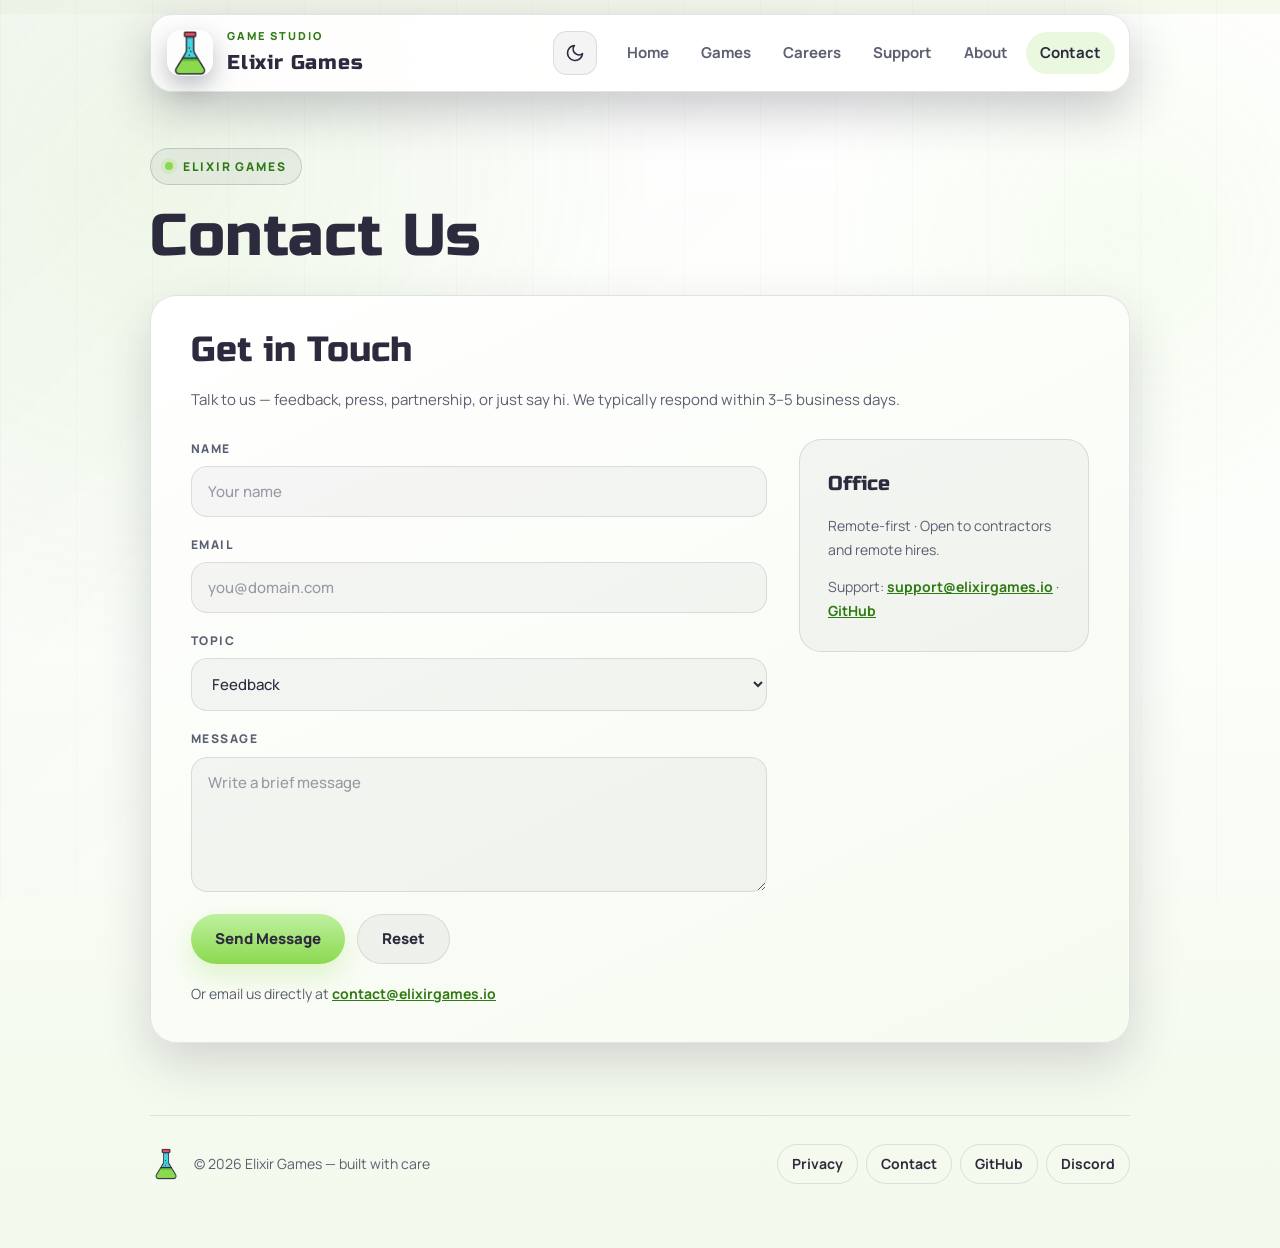
<file: contact.html>
<!doctype html>
<html lang="en">
<head>
  <meta charset="utf-8">
  <meta name="viewport" content="width=device-width,initial-scale=1">
  <title>Contact Elixir Games — Feedback, Press and Partnerships</title>
  <meta name="description" content="Contact Elixir Games for player feedback, bug reports, press and partnership inquiries. We usually reply within 3–5 business days.">
  <link rel="icon" href="/favicon.ico" type="image/x-icon">
  <link rel="icon" type="image/png" sizes="32x32" href="/favicon-32.png">
  <link rel="icon" type="image/png" sizes="16x16" href="/favicon-16.png">
  <link rel="apple-touch-icon" sizes="180x180" href="/apple-touch-icon.png">
  <link rel="icon" href="/favicon.svg" type="image/svg+xml">
  <meta name="theme-color" content="#ffffff">
  <link rel="canonical" href="https://elixirgames.io/contact.html">
  <meta name="robots" content="index, follow">
  <link rel="preconnect" href="https://fonts.googleapis.com">
  <link rel="preconnect" href="https://fonts.gstatic.com" crossorigin>
  <link href="https://fonts.googleapis.com/css2?family=Russo+One&family=Manrope:wght@400;500;600;700;800&display=swap" rel="stylesheet">

  <!-- Meta Pixel Code -->
  <script>
  !function(f,b,e,v,n,t,s)
  {if(f.fbq)return;n=f.fbq=function(){n.callMethod?
  n.callMethod.apply(n,arguments):n.queue.push(arguments)};
  if(!f._fbq)f._fbq=n;n.push=n;n.loaded=!0;n.version='2.0';
  n.queue=[];t=b.createElement(e);t.async=!0;
  t.src=v;s=b.getElementsByTagName(e)[0];
  s.parentNode.insertBefore(t,s)}(window, document,'script',
  'https://connect.facebook.net/en_US/fbevents.js');
  fbq('init', '1821610122608960');
  fbq('track', 'PageView');
  </script>
  <noscript><img height="1" width="1" style="display:none"
  src="https://www.facebook.com/tr?id=1821610122608960&ev=PageView&noscript=1"
  /></noscript>
  <!-- End Meta Pixel Code -->
  <!-- Open Graph / Social -->
  <meta property="og:title" content="Contact Elixir Games — Feedback, Press and Partnerships">
  <meta property="og:description" content="Contact Elixir Games for player feedback, bug reports, press and partnership inquiries. We usually reply within 3–5 business days.">
  <meta property="og:type" content="website">
  <meta property="og:site_name" content="Elixir Games">
  <meta property="og:locale" content="en_US">
  <meta property="og:url" content="https://elixirgames.io/contact.html">
  <meta property="og:image" content="https://elixirgames.io/social-card.png">
  <meta property="og:image:width" content="1200">
  <meta property="og:image:height" content="630">
  <meta property="og:image:alt" content="Elixir Games logo beside six game icons: Yatzy, Mills, Blocks, Paper Soccer, Ships and Puzzle">

  <!-- Twitter -->
  <meta name="twitter:card" content="summary_large_image">
  <meta name="twitter:title" content="Contact Elixir Games — Feedback, Press and Partnerships">
  <meta name="twitter:description" content="Contact Elixir Games for player feedback, bug reports, press and partnership inquiries. We usually reply within 3–5 business days.">
  <meta name="twitter:image" content="https://elixirgames.io/social-card.png">
  <meta name="twitter:image:alt" content="Elixir Games logo beside six game icons: Yatzy, Mills, Blocks, Paper Soccer, Ships and Puzzle">

  <script type="application/ld+json">{
  "@context": "https://schema.org",
  "@type": "BreadcrumbList",
  "itemListElement": [
    {
      "@type": "ListItem",
      "position": 1,
      "name": "Home",
      "item": "https://elixirgames.io/"
    },
    {
      "@type": "ListItem",
      "position": 2,
      "name": "Contact",
      "item": "https://elixirgames.io/contact.html"
    }
  ]
}</script>
  <script>
    // Theme before first paint: ?theme=… wins for this visit, otherwise the saved choice. Light is the default.
    (function(){
      var t = new URLSearchParams(location.search).get('theme');
      if (t !== 'light' && t !== 'dark') {
        try { t = localStorage.getItem('eg-theme'); } catch (e) { t = null; }
      }
      if (t === 'dark') document.documentElement.setAttribute('data-theme', 'dark');
    })();
  </script>
  <style>
    :root{
      /* Default theme: white with the Elixir Games logo green (#8BD94F).
         Dark theme: add ?theme=dark to the URL (see [data-theme="dark"] below). */
      --bg:#ffffff;
      --bg-soft:#fbfef9;
      --bg-deep:#f3f9ec;
      --card-bg:linear-gradient(155deg,#ffffff,#f6fbf0);
      --accent:#8BD94F;
      --accent-text:#2F7A12;
      --accent-strong:#2C2A3D;
      --accent-rgb:139,217,79;
      --accent-soft:rgba(var(--accent-rgb),.18);
      --accent-glow:rgba(var(--accent-rgb),.10);
      --text:#2C2A3D;
      --muted:#5A5F72;
      --line:rgba(44,42,61,.12);
      --tint:44,42,61;
      --shadow-rgb:44,42,61;
      --fade-rgb:255,255,255;
      --glow-2:rgba(139,217,79,.07);
      --media-bg:#eef5e6;
      --topbar-bg:rgba(255,255,255,.84);
      --on-accent:#2C2A3D;
      --btn-from:#BFF0A0;
      --btn-to:#8BD94F;
      --grid-blend:multiply;
      --color-scheme:light;
      --max:980px;
      --radius:26px;
      --display:"Russo One","Arial Black",sans-serif;
      --sans:"Manrope","Avenir Next","Segoe UI",sans-serif;
      --ease:cubic-bezier(.2,.9,.3,1);
    }

    [data-theme="dark"]{
      --bg:#0d1016;
      --bg-soft:#151b24;
      --bg-deep:#05070c;
      --card-bg:linear-gradient(155deg,rgba(26,32,45,.96),rgba(12,15,22,.96));
      --accent:#8fd0ff;
      --accent-text:#8fd0ff;
      --accent-strong:#d8efff;
      --accent-rgb:143,208,255;
      --accent-glow:rgba(var(--accent-rgb),.22);
      --text:#f6fbff;
      --muted:#b5c6d5;
      --line:rgba(216,239,255,.16);
      --tint:255,255,255;
      --shadow-rgb:0,0,0;
      --fade-rgb:13,16,22;
      --glow-2:rgba(255,255,255,.08);
      --media-bg:#0f1520;
      --topbar-bg:rgba(15,18,25,.72);
      --on-accent:#07131d;
      --btn-from:#d8efff;
      --btn-to:#8fd0ff;
      --grid-blend:screen;
      --color-scheme:dark;
    }
    *{box-sizing:border-box}
    html{scroll-behavior:smooth;scroll-padding-top:110px;background:var(--bg-deep)}
    body{
      margin:0;
      min-height:100vh;
      color:var(--text);
      font-family:var(--sans);
      line-height:1.6;
      -webkit-font-smoothing:antialiased;
      text-rendering:optimizeLegibility;
      overflow-x:hidden;
      background:
        radial-gradient(circle at 12% 12%,var(--accent-glow),transparent 32%),
        radial-gradient(circle at 88% 18%,var(--glow-2),transparent 20%),
        linear-gradient(180deg,var(--bg) 0%,var(--bg-soft) 52%,var(--bg-deep) 100%);
    }
    body::before{
      content:"";
      position:fixed;
      inset:0;
      pointer-events:none;
      background:
        linear-gradient(135deg,rgba(var(--tint),.03),transparent 46%),
        repeating-linear-gradient(90deg,rgba(var(--tint),.018) 0,rgba(var(--tint),.018) 1px,transparent 1px,transparent 76px);
      mix-blend-mode:var(--grid-blend);
    }
    img{display:block;max-width:100%}
    a{color:inherit}
    :focus-visible{outline:2px solid var(--accent);outline-offset:3px;border-radius:8px}
    h1,h2,h3{margin:0;color:var(--text);text-wrap:balance}
    h1,h2{font-family:var(--display);font-weight:400;color:var(--accent-strong);line-height:1.05}
    h1{font-size:clamp(2.5rem,4.6vw,4rem);letter-spacing:.01em}
    h3{font-family:var(--sans);font-size:18px;font-weight:800;line-height:1.3}

    .page{position:relative;z-index:1;width:min(var(--max),calc(100% - 40px));margin:0 auto;padding-bottom:24px}

    /* header */
    .topbar{
      position:sticky;
      top:14px;
      z-index:50;
      display:flex;
      align-items:center;
      justify-content:space-between;
      gap:16px;
      margin-top:14px;
      padding:12px 14px 12px 16px;
      background:var(--topbar-bg);
      border:1px solid var(--line);
      border-radius:22px;
      box-shadow:0 18px 48px rgba(var(--shadow-rgb),.25);
      backdrop-filter:blur(14px);
      -webkit-backdrop-filter:blur(14px);
    }
    .brand{display:inline-flex;align-items:center;gap:14px;text-decoration:none;min-width:0}
    .brand img{width:46px;height:46px;border-radius:14px;box-shadow:0 10px 24px rgba(var(--shadow-rgb),.3);transition:transform .3s var(--ease)}
    .brand:hover img{transform:translateY(-2px) rotate(-4deg)}
    .brand-kicker{display:block;font-size:11px;font-weight:800;letter-spacing:.18em;text-transform:uppercase;color:var(--accent-text)}
    .brand-title{display:block;margin-top:2px;font-family:var(--display);font-weight:400;font-size:20px;letter-spacing:.04em;color:var(--accent-strong)}
    .site-nav{display:flex;align-items:center;gap:4px}
    .site-nav a{padding:9px 14px;border-radius:999px;text-decoration:none;font-weight:700;font-size:15px;color:var(--muted);transition:color .2s ease,background .2s ease}
    .site-nav a:hover{color:var(--text);background:rgba(var(--tint),.06)}
    .site-nav a.active{color:var(--accent-strong);background:var(--accent-soft)}
    .theme-toggle{display:inline-flex;align-items:center;justify-content:center;flex:0 0 auto;width:44px;height:44px;padding:0;margin-left:auto;border-radius:14px;border:1px solid var(--line);background:rgba(var(--tint),.05);color:var(--text);cursor:pointer;transition:background .2s ease,border-color .2s ease}
    .theme-toggle:hover{background:rgba(var(--tint),.1);border-color:rgba(var(--tint),.38)}
    .theme-toggle .icon-sun{display:none}
    [data-theme="dark"] .theme-toggle .icon-sun{display:block}
    [data-theme="dark"] .theme-toggle .icon-moon{display:none}
    .nav-toggle{display:none;align-items:center;justify-content:center;width:44px;height:44px;padding:0;border-radius:14px;border:1px solid var(--line);background:rgba(var(--tint),.05);color:var(--text);cursor:pointer}

    /* shared components */
    .btn{
      display:inline-flex;
      align-items:center;
      justify-content:center;
      gap:8px;
      min-height:50px;
      padding:0 24px;
      border-radius:999px;
      border:0;
      font-family:var(--sans);
      font-size:15px;
      font-weight:800;
      text-decoration:none;
      cursor:pointer;
      transition:transform .2s ease,box-shadow .2s ease,background .2s ease,border-color .2s ease;
    }
    .btn:hover{transform:translateY(-2px)}
    .btn-primary{color:var(--on-accent);background:linear-gradient(180deg,var(--btn-from),var(--btn-to));box-shadow:0 12px 28px rgba(var(--accent-rgb),.25)}
    .btn-primary:hover{box-shadow:0 16px 36px rgba(var(--accent-rgb),.38)}
    .btn-ghost{color:var(--text);background:rgba(var(--tint),.05);border:1px solid var(--line)}
    .btn-ghost:hover{background:rgba(var(--tint),.1);border-color:rgba(var(--tint),.38)}
    .eyebrow{
      display:inline-flex;
      align-items:center;
      gap:10px;
      padding:8px 14px;
      border-radius:999px;
      border:1px solid rgba(var(--tint),.18);
      background:rgba(var(--tint),.06);
      font-size:12px;
      font-weight:800;
      letter-spacing:.16em;
      text-transform:uppercase;
      color:var(--accent-text);
    }
    .eyebrow::before{content:"";width:8px;height:8px;border-radius:50%;background:var(--accent);box-shadow:0 0 0 4px var(--accent-soft)}

    .page-hero{padding:56px 0 28px}
    .page-hero h1{margin:20px 0 0}

    .card{
      position:relative;
      padding:36px 40px;
      margin-bottom:24px;
      border-radius:var(--radius);
      background:var(--card-bg);
      border:1px solid var(--line);
      box-shadow:0 20px 50px rgba(var(--shadow-rgb),.18);
    }
    .card h2{margin:0 0 18px;font-size:clamp(1.6rem,3vw,2.2rem)}
    .card h3{margin:26px 0 10px;font-size:17px;color:var(--accent-strong)}
    .card h3:first-child{margin-top:0}
    .card p,.card li{font-size:15px;line-height:1.75;color:var(--muted)}
    .card p{margin:0 0 14px}
    .card ul{margin:10px 0 16px;padding-left:22px}
    .card li{margin-bottom:8px}
    .card strong{color:var(--text)}
    .card a{color:var(--accent-text);font-weight:700}

    .site-footer{
      display:flex;
      flex-wrap:wrap;
      align-items:center;
      justify-content:space-between;
      gap:18px;
      margin-top:72px;
      padding:28px 0 40px;
      border-top:1px solid var(--line);
      font-size:14px;
      color:var(--muted);
    }
    .footer-brand{display:flex;align-items:center;gap:12px}
    .footer-brand img{width:32px;height:32px;border-radius:10px}
    .footer-links{display:flex;flex-wrap:wrap;gap:8px}
    .footer-links a{padding:8px 14px;border-radius:999px;border:1px solid var(--line);font-weight:700;text-decoration:none;color:var(--text);transition:background .2s ease}
    .footer-links a:hover{background:rgba(var(--tint),.08)}

    @media (max-width:900px){
      .nav-toggle{display:inline-flex}
      .nav-toggle{margin-left:auto}
      .theme-toggle{margin-left:0}
      .topbar{flex-wrap:wrap}
      .site-nav{display:none;order:3;width:100%;flex-direction:column;align-items:stretch;gap:4px;margin-top:4px;padding-top:12px;border-top:1px solid var(--line)}
      .site-nav.open{display:flex}
      .site-nav a{padding:13px 16px;font-size:16px}
    }
    @media (max-width:640px){
      .page{width:calc(100% - 28px)}
      .topbar{top:10px;padding:10px 12px;border-radius:18px}
      .brand img{width:40px;height:40px;border-radius:12px}
      .brand-title{font-size:18px}
      .page-hero{padding:36px 0 20px}
      .card{padding:24px 22px}
      .site-footer{flex-direction:column;align-items:flex-start}
    }
    @media (prefers-reduced-motion:reduce){
      html{scroll-behavior:auto}
      *,*::before,*::after{transition:none !important;animation:none !important}
    }

    /* contact form */
    .contact-grid{display:grid;grid-template-columns:minmax(0,1fr) 290px;gap:32px;align-items:start}
    .card > .desc{margin-bottom:26px}
    form{display:grid;gap:18px}
    form label{display:grid;gap:8px;font-size:12px;font-weight:800;letter-spacing:.12em;text-transform:uppercase;color:var(--muted)}
    form input,form select,form textarea{
      width:100%;
      padding:14px 16px;
      border-radius:16px;
      border:1px solid var(--line);
      background:rgba(var(--tint),.04);
      color:var(--text);
      font-family:var(--sans);
      font-size:15px;
      font-weight:500;
      letter-spacing:0;
      text-transform:none;
      outline:none;
      color-scheme:var(--color-scheme);
      transition:border-color .2s ease,box-shadow .2s ease,background .2s ease;
    }
    form textarea{resize:vertical;min-height:130px}
    form input::placeholder,form textarea::placeholder{color:var(--muted);opacity:.6}
    form input:focus,form select:focus,form textarea:focus{
      border-color:rgba(var(--accent-rgb),.6);
      background:rgba(var(--tint),.07);
      box-shadow:0 0 0 4px var(--accent-soft);
    }
    form .form-actions{display:flex;flex-wrap:wrap;gap:12px;margin-top:4px}
    .card .direct{margin:18px 0 0;font-size:14px}
    .contact-card{
      display:grid;
      gap:14px;
      padding:28px;
      border-radius:22px;
      background:rgba(var(--tint),.04);
      border:1px solid var(--line);
    }
    .contact-title{font-family:var(--display);font-weight:400;font-size:20px;color:var(--accent-strong)}
    .contact-card p{margin:0;font-size:14px;line-height:1.7}
    @media (max-width:900px){
      .contact-grid{grid-template-columns:1fr}
    }

  </style>
</head>
<body>
  <div class="page">
    <header class="topbar">
      <a class="brand" href="/">
        <img src="/avatar.png" alt="" width="46" height="46">
        <span class="brand-copy">
          <span class="brand-kicker">Game studio</span>
          <span class="brand-title">Elixir Games</span>
        </span>
      </a>
      <button class="theme-toggle" type="button" aria-label="Switch to dark theme" title="Switch to dark theme">
        <svg class="icon-moon" width="20" height="20" viewBox="0 0 24 24" fill="none" stroke="currentColor" stroke-width="2" stroke-linecap="round" stroke-linejoin="round" aria-hidden="true"><path d="M21 12.8A9 9 0 1 1 11.2 3a7 7 0 0 0 9.8 9.8z"/></svg>
        <svg class="icon-sun" width="20" height="20" viewBox="0 0 24 24" fill="none" stroke="currentColor" stroke-width="2" stroke-linecap="round" stroke-linejoin="round" aria-hidden="true"><circle cx="12" cy="12" r="4"/><path d="M12 2v2M12 20v2M4.93 4.93l1.41 1.41M17.66 17.66l1.41 1.41M2 12h2M20 12h2M4.93 19.07l1.41-1.41M17.66 6.34l1.41-1.41"/></svg>
      </button>
      <button class="nav-toggle" type="button" aria-expanded="false" aria-controls="site-nav" aria-label="Open menu">
        <svg width="20" height="20" viewBox="0 0 24 24" fill="none" stroke="currentColor" stroke-width="2" stroke-linecap="round" stroke-linejoin="round" aria-hidden="true"><path d="M3 6h18M3 12h18M3 18h18"/></svg>
      </button>
      <nav id="site-nav" class="site-nav" aria-label="Main">
        <a href="/">Home</a>
        <a href="/#games">Games</a>
        <a href="/#careers">Careers</a>
        <a href="/#support">Support</a>
        <a href="/#about">About</a>
        <a href="/contact.html" class="active" aria-current="page">Contact</a>
      </nav>
    </header>
    <section class="page-hero">
      <span class="eyebrow">Elixir Games</span>
      <h1>Contact Us</h1>
    </section>

    <main>
      <section class="card">
        <h2>Get in Touch</h2>
        <p class="desc">Talk to us — feedback, press, partnership, or just say hi. We typically respond within 3–5 business days.</p>

        <div class="contact-grid">
          <div>
            <form action="mailto:contact@elixirgames.io" method="post" enctype="text/plain">
              <label>Name
                <input name="name" type="text" placeholder="Your name" required />
              </label>
              <label>Email
                <input name="email" type="email" placeholder="you@domain.com" required />
              </label>
              <label>Topic
                <select name="topic">
                  <option>Feedback</option>
                  <option>Press</option>
                  <option>Partnership</option>
                  <option>Bug</option>
                  <option>Other</option>
                </select>
              </label>
              <label>Message
                <textarea name="message" rows="5" placeholder="Write a brief message" required></textarea>
              </label>
              <div class="form-actions">
                <button class="btn btn-primary" type="submit">Send Message</button>
                <button class="btn btn-ghost" type="button" onclick="document.querySelector('form').reset()">Reset</button>
              </div>
            </form>

            <p class="direct">Or email us directly at <a href="mailto:contact@elixirgames.io">contact@elixirgames.io</a></p>
          </div>

          <aside class="contact-card">
            <div class="contact-title">Office</div>
            <p>Remote-first · Open to contractors and remote hires.</p>
            <p>Support: <a href="mailto:support@elixirgames.io">support@elixirgames.io</a> · <a href="https://github.com/elixir-games">GitHub</a></p>
          </aside>
        </div>
      </section>
    </main>

    <footer class="site-footer">
      <div class="footer-brand">
        <img src="/avatar.png" alt="" width="32" height="32">
        <span>© <span id="year"></span> Elixir Games — built with care</span>
      </div>
      <div class="footer-links">
        <a href="/privacy.html">Privacy</a>
        <a href="/contact.html">Contact</a>
        <a href="https://github.com/elixir-games" target="_blank" rel="noopener">GitHub</a>
        <a href="https://discord.gg/elixir-games" target="_blank" rel="noopener">Discord</a>
      </div>
    </footer>
  </div>

  <script>
    // Header: year and mobile menu
    (function(){
      var year = document.getElementById('year');
      if(year) year.textContent = new Date().getFullYear();

      var btn = document.querySelector('.nav-toggle');
      var nav = document.getElementById('site-nav');
      if(!btn || !nav) return;

      function setOpen(open){
        nav.classList.toggle('open', open);
        btn.setAttribute('aria-expanded', String(open));
        btn.setAttribute('aria-label', open ? 'Close menu' : 'Open menu');
      }
      btn.addEventListener('click', function(){ setOpen(!nav.classList.contains('open')); });
      document.addEventListener('keydown', function(e){
        if(e.key === 'Escape' && nav.classList.contains('open')){ setOpen(false); btn.focus(); }
      });
      document.addEventListener('click', function(e){
        if(!nav.classList.contains('open')) return;
        if(!nav.contains(e.target) && !btn.contains(e.target)) setOpen(false);
      });
      nav.querySelectorAll('a').forEach(function(link){
        link.addEventListener('click', function(){ if(window.innerWidth <= 900) setOpen(false); });
      });
      window.addEventListener('resize', function(){
        if(window.innerWidth > 900 && nav.classList.contains('open')) setOpen(false);
      });
    })();
  </script>
  <script>
    // Theme switch: flips light/dark, remembers the choice in this browser, keeps the label and theme colour in step.
    (function(){
      var root = document.documentElement;
      var btn = document.querySelector('.theme-toggle');
      var meta = document.querySelector('meta[name="theme-color"]');
      if (!btn) return;
      function isDark(){ return root.getAttribute('data-theme') === 'dark'; }
      function sync(){
        var label = isDark() ? 'Switch to light theme' : 'Switch to dark theme';
        btn.setAttribute('aria-label', label);
        btn.setAttribute('title', label);
        if (meta) meta.setAttribute('content', isDark() ? '#0d1016' : '#ffffff');
      }
      btn.addEventListener('click', function(){
        var next = isDark() ? 'light' : 'dark';
        if (next === 'dark') root.setAttribute('data-theme', 'dark'); else root.removeAttribute('data-theme');
        try { localStorage.setItem('eg-theme', next); } catch (e) {}
        sync();
      });
      sync();
    })();
  </script>
</body>
</html>
</file>
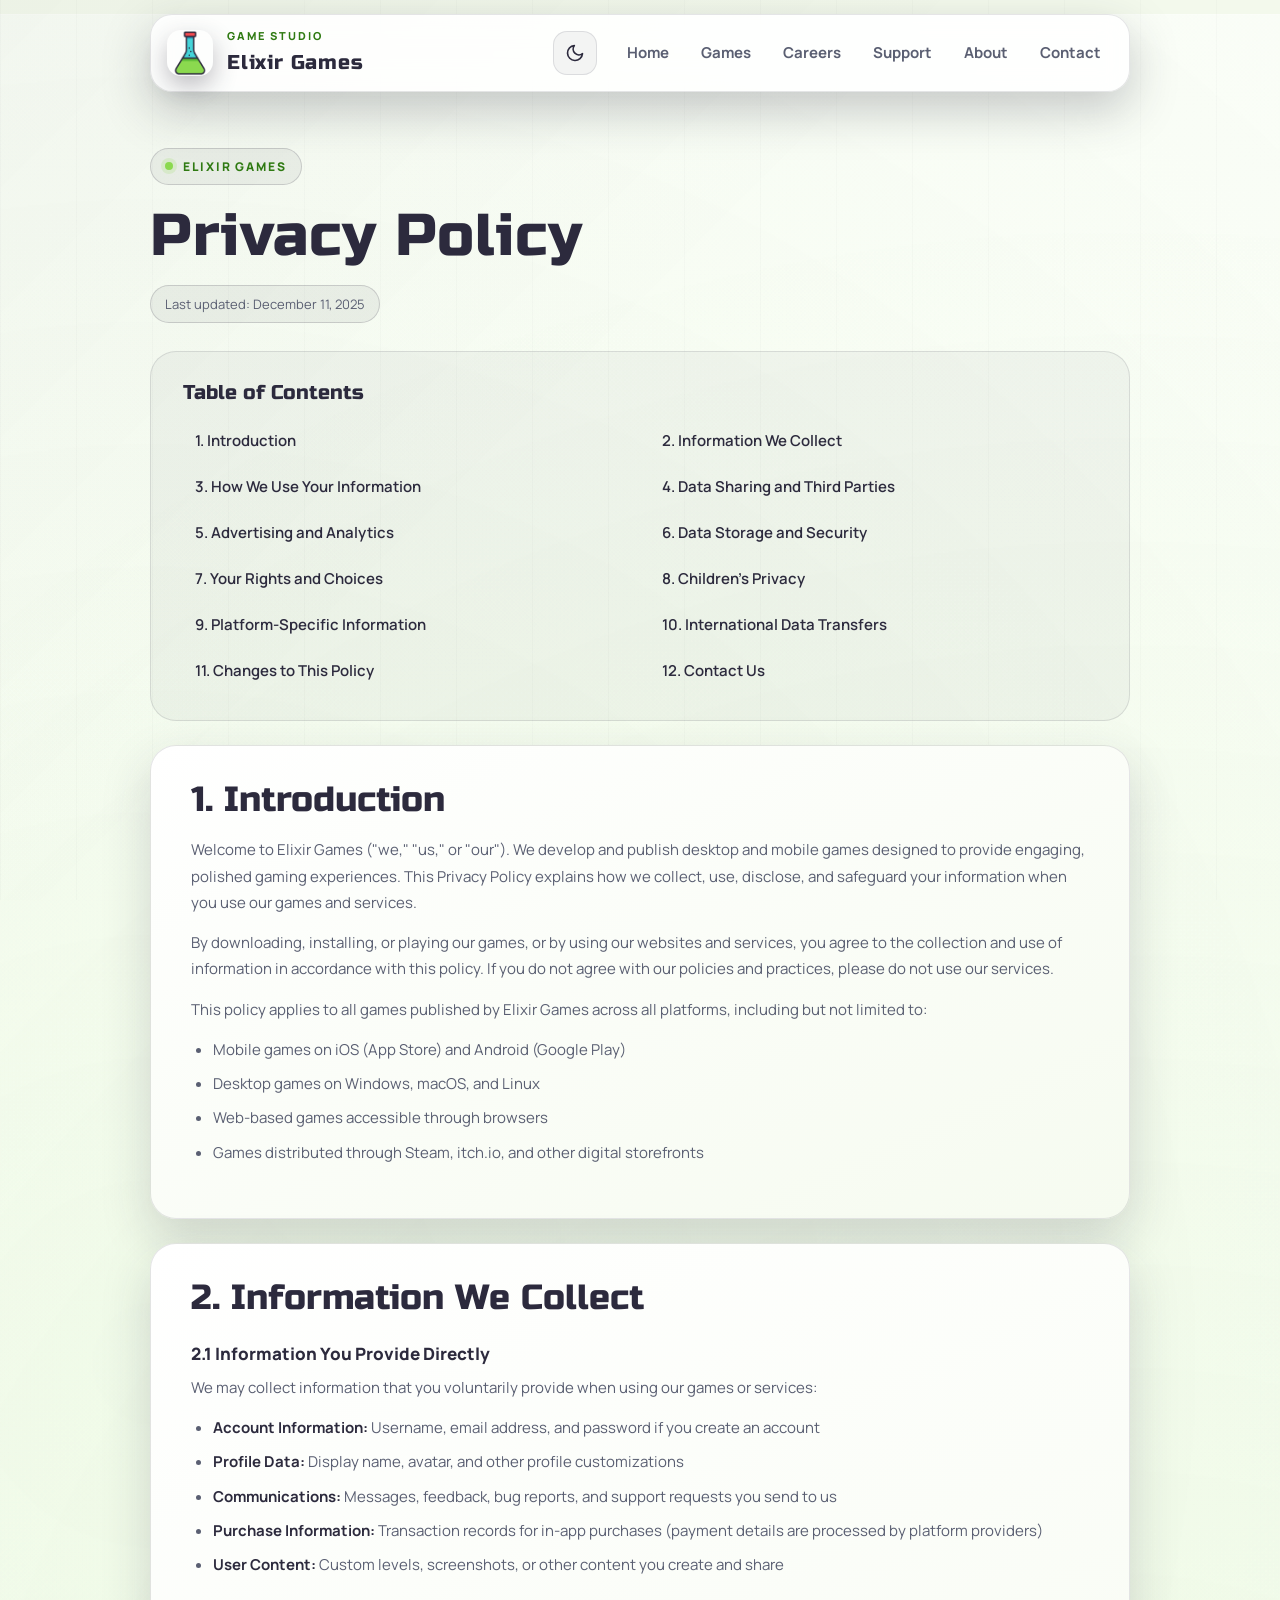
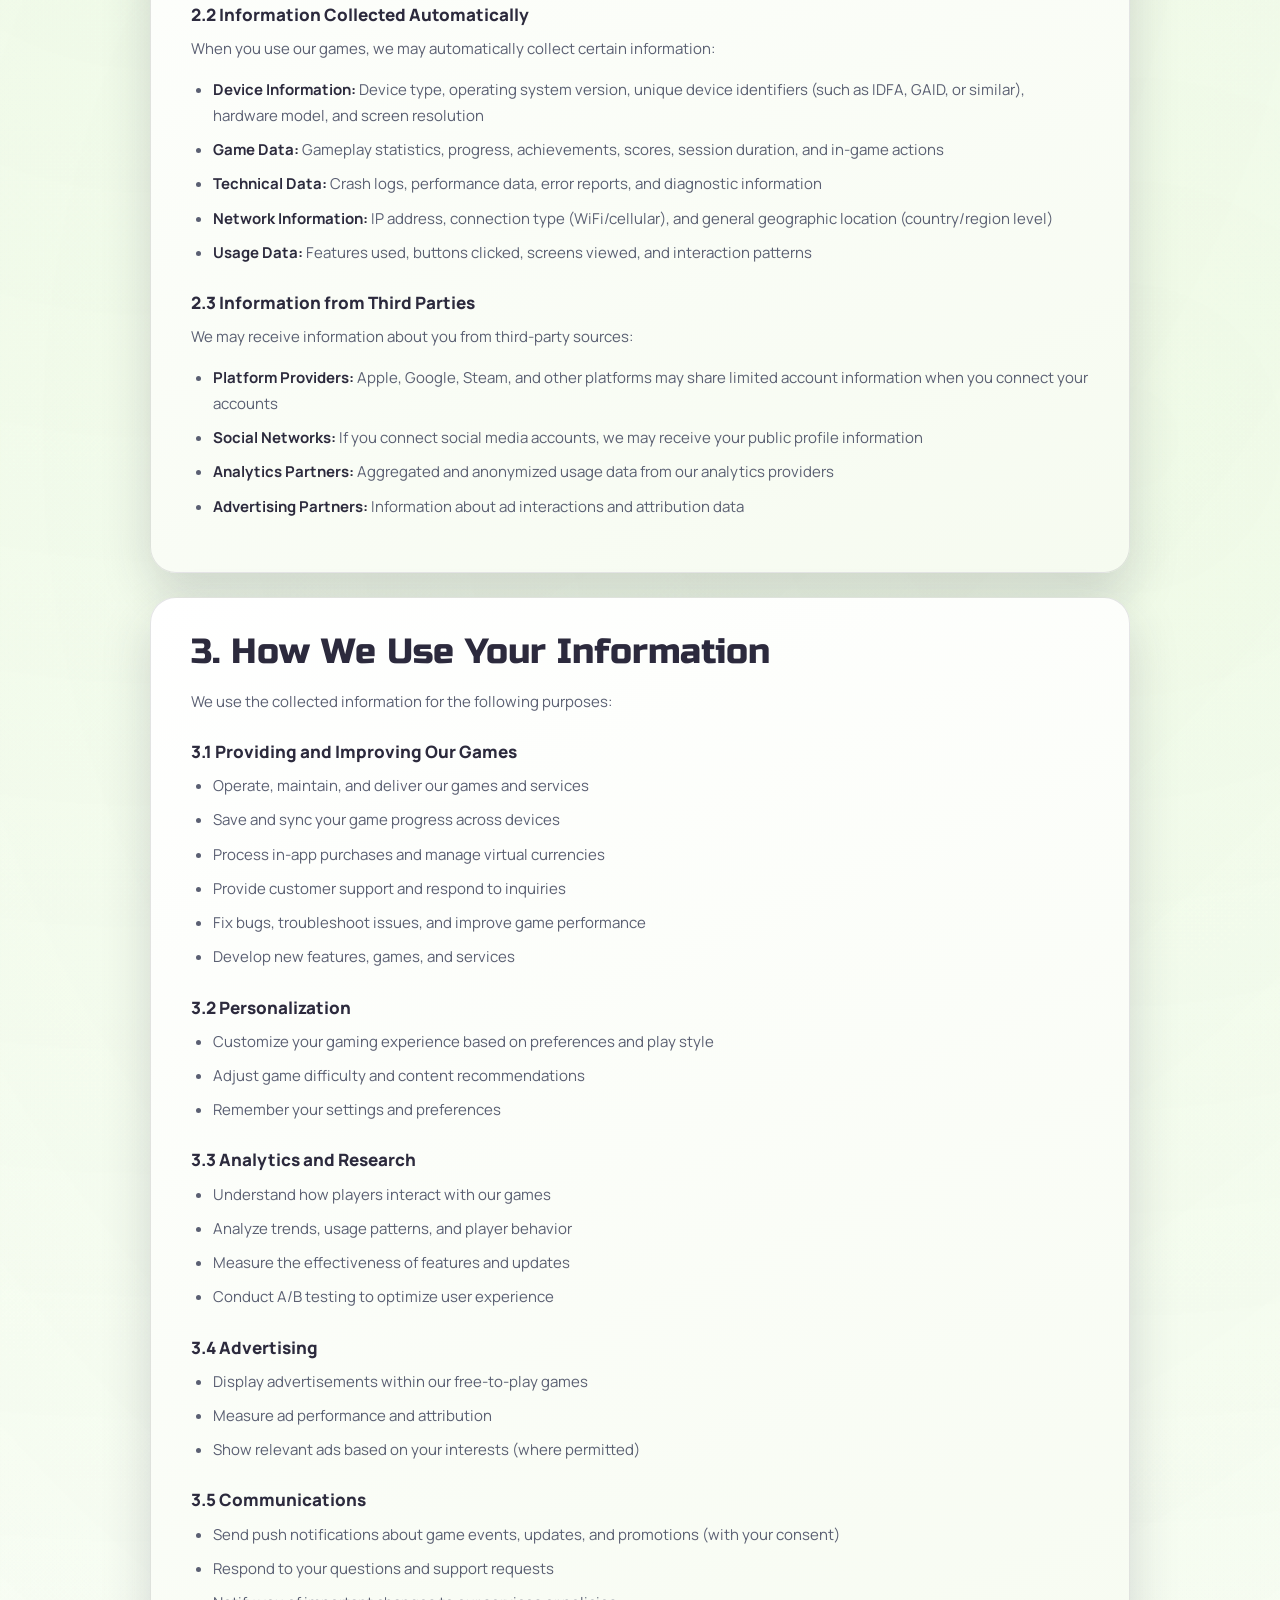
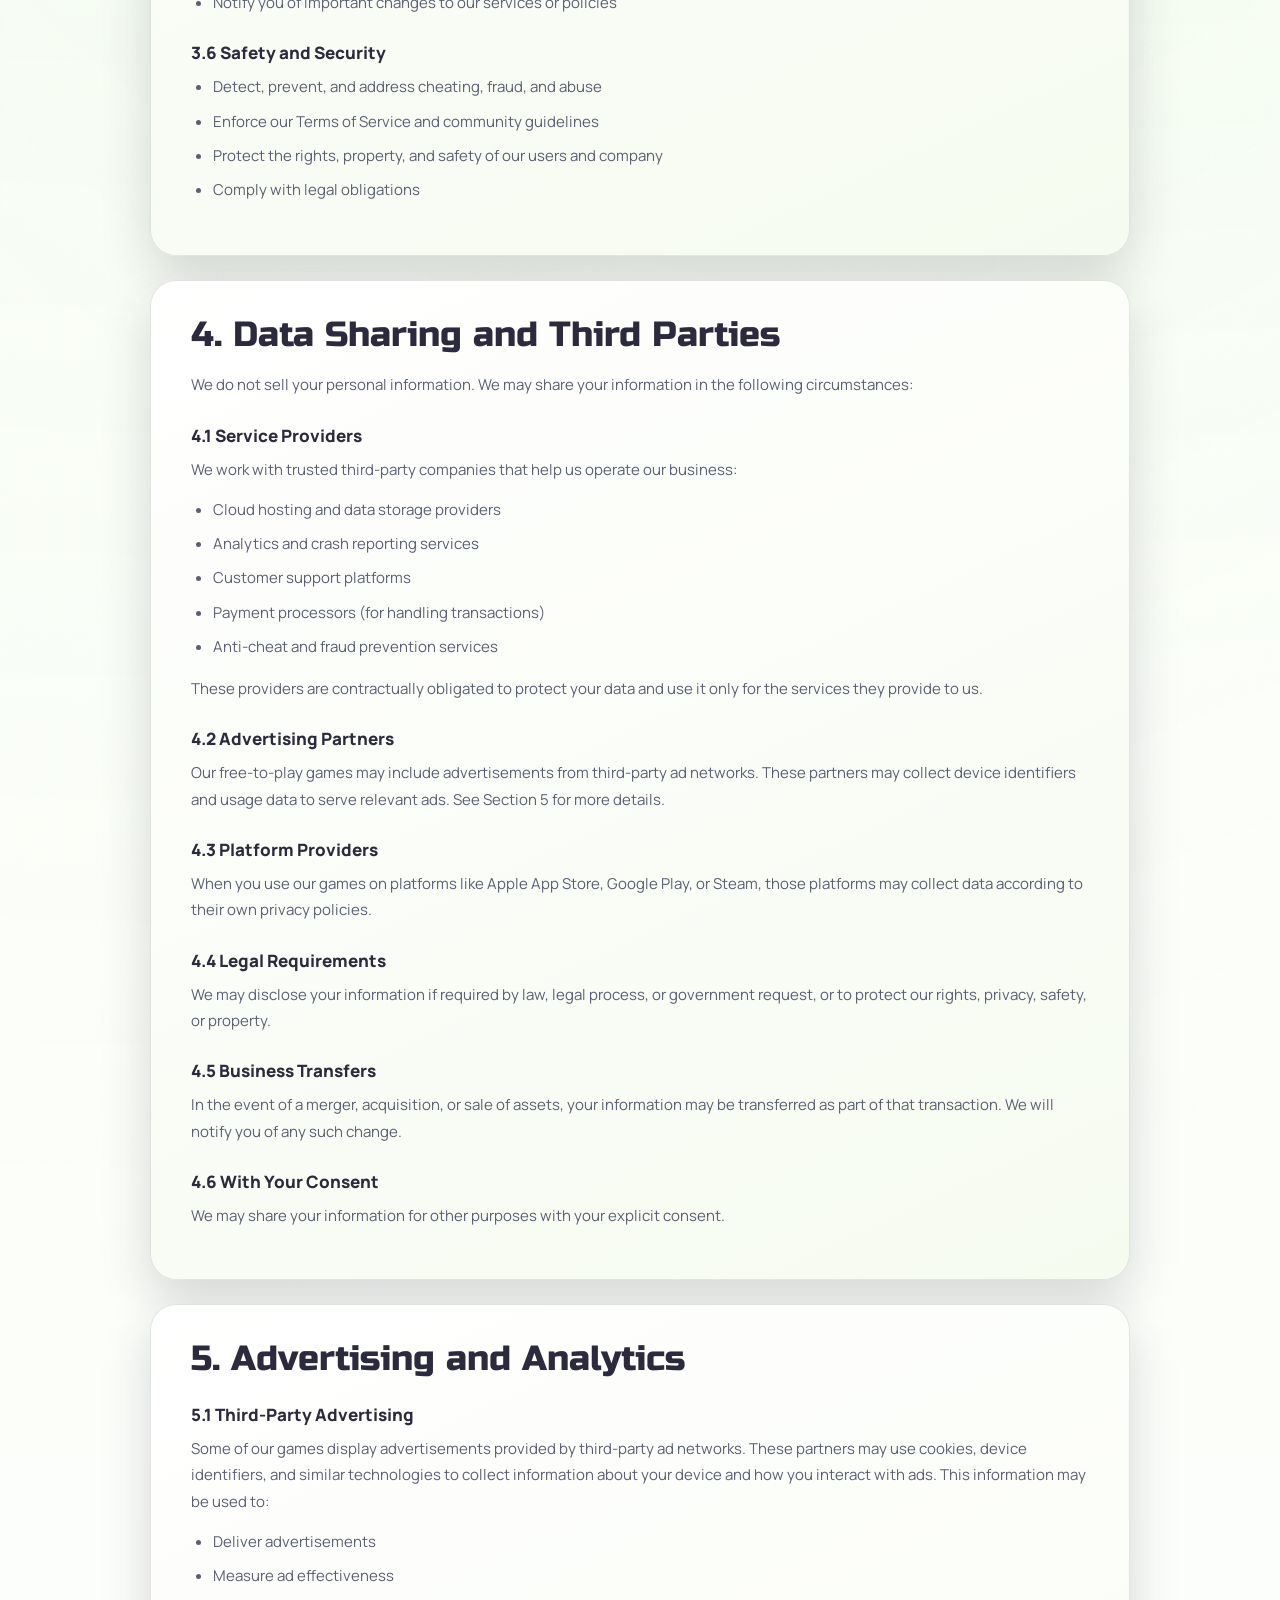
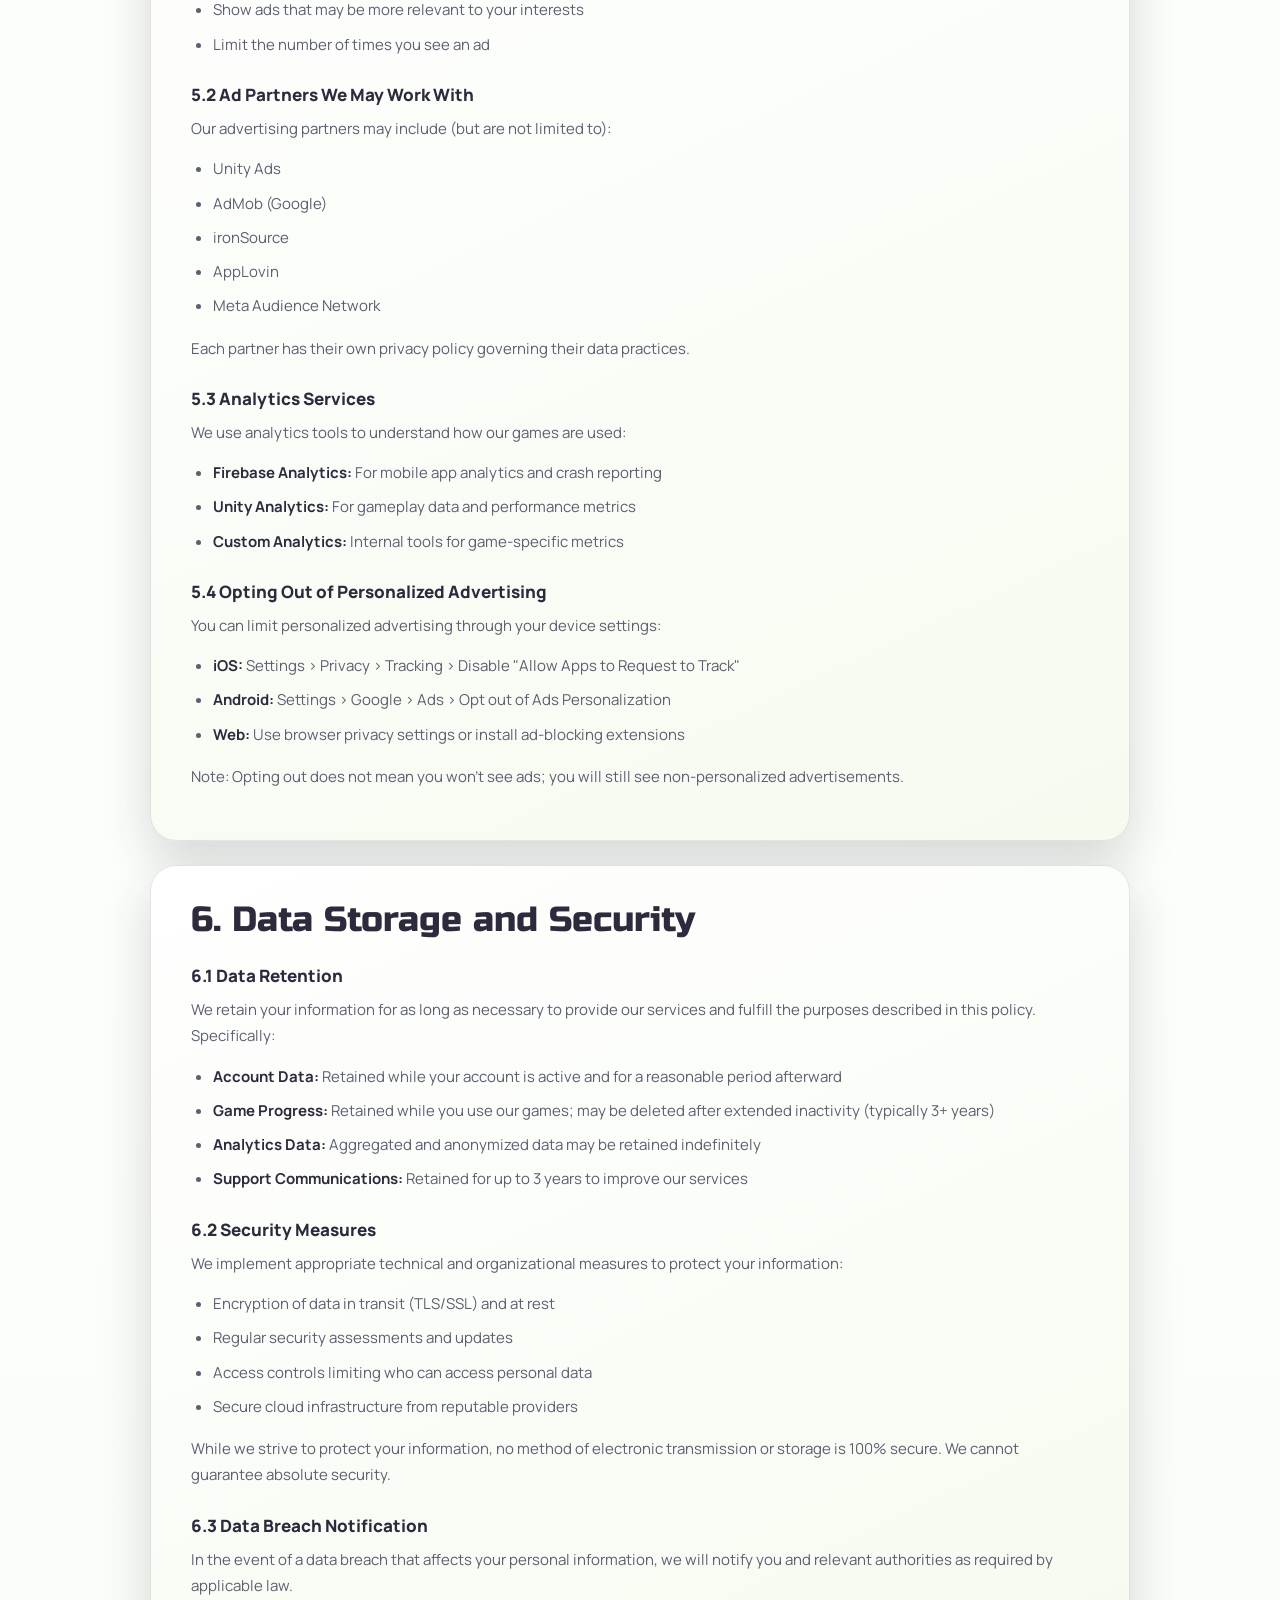
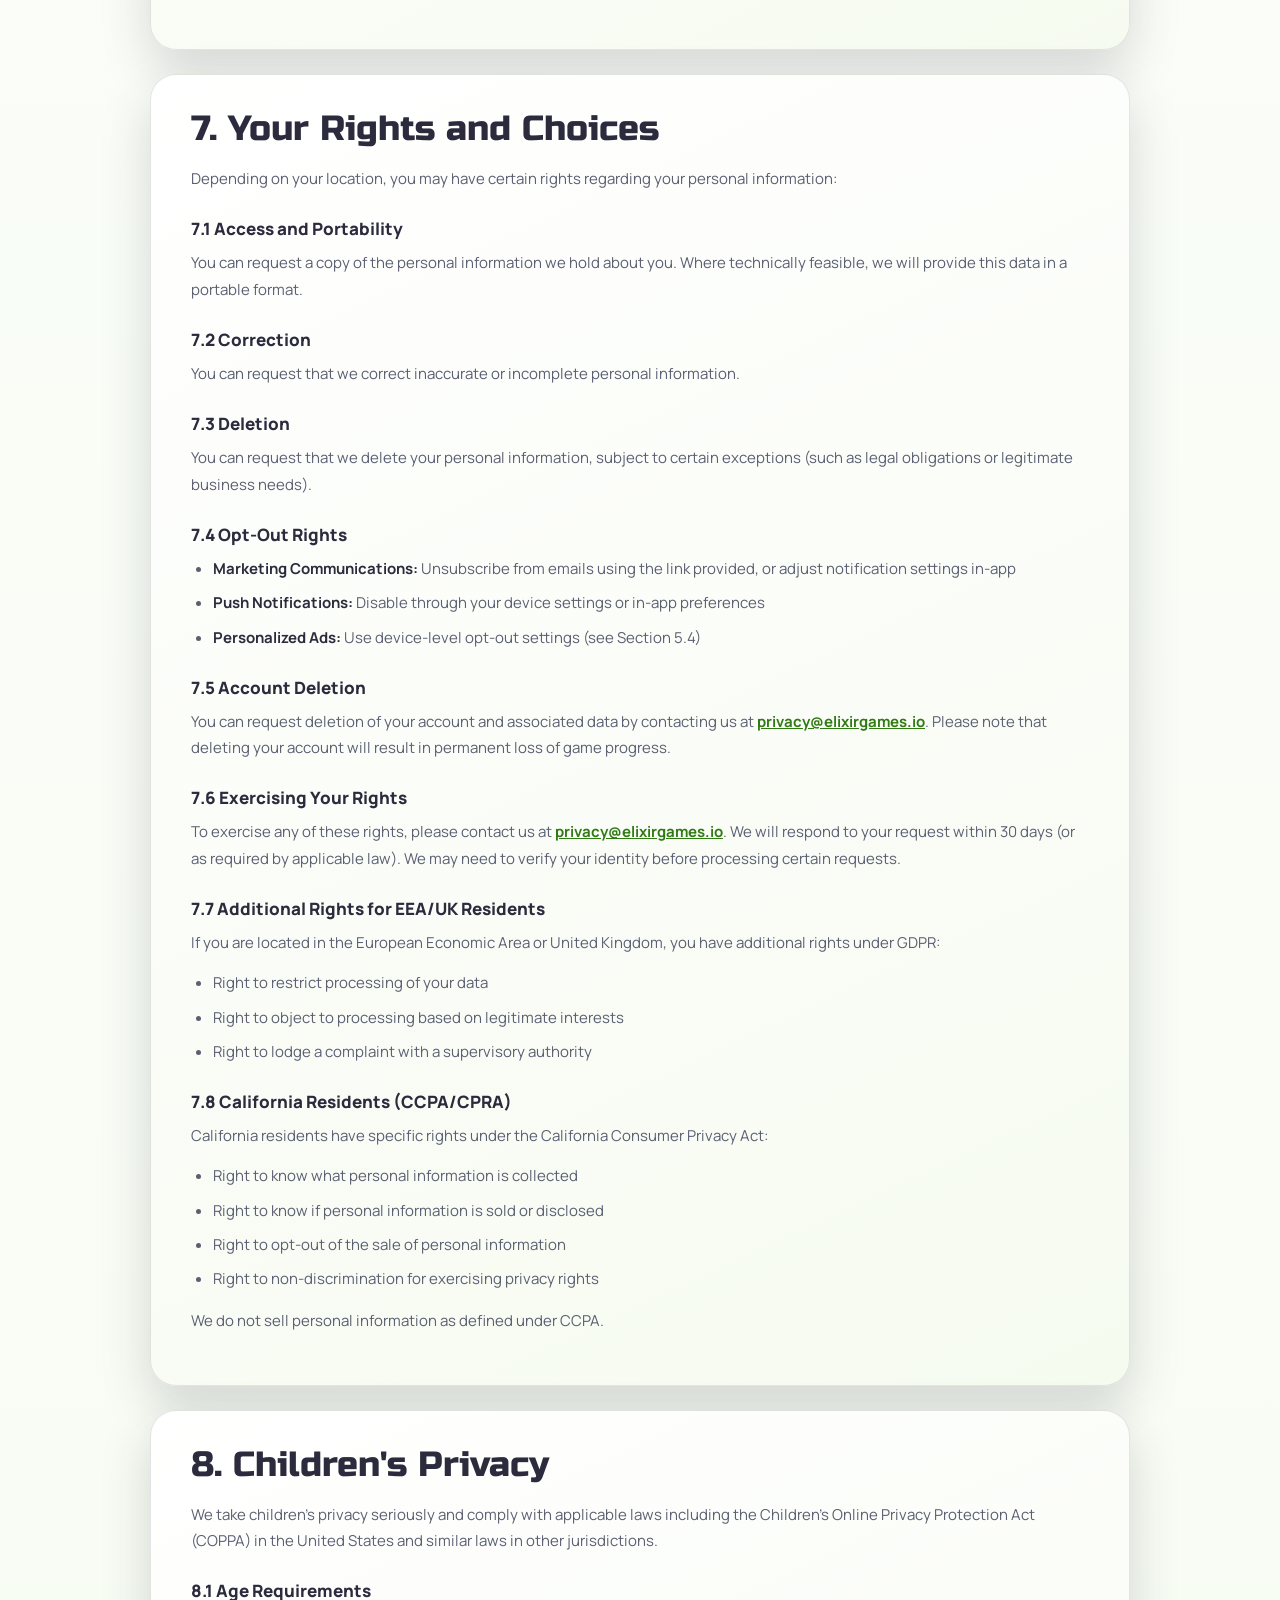
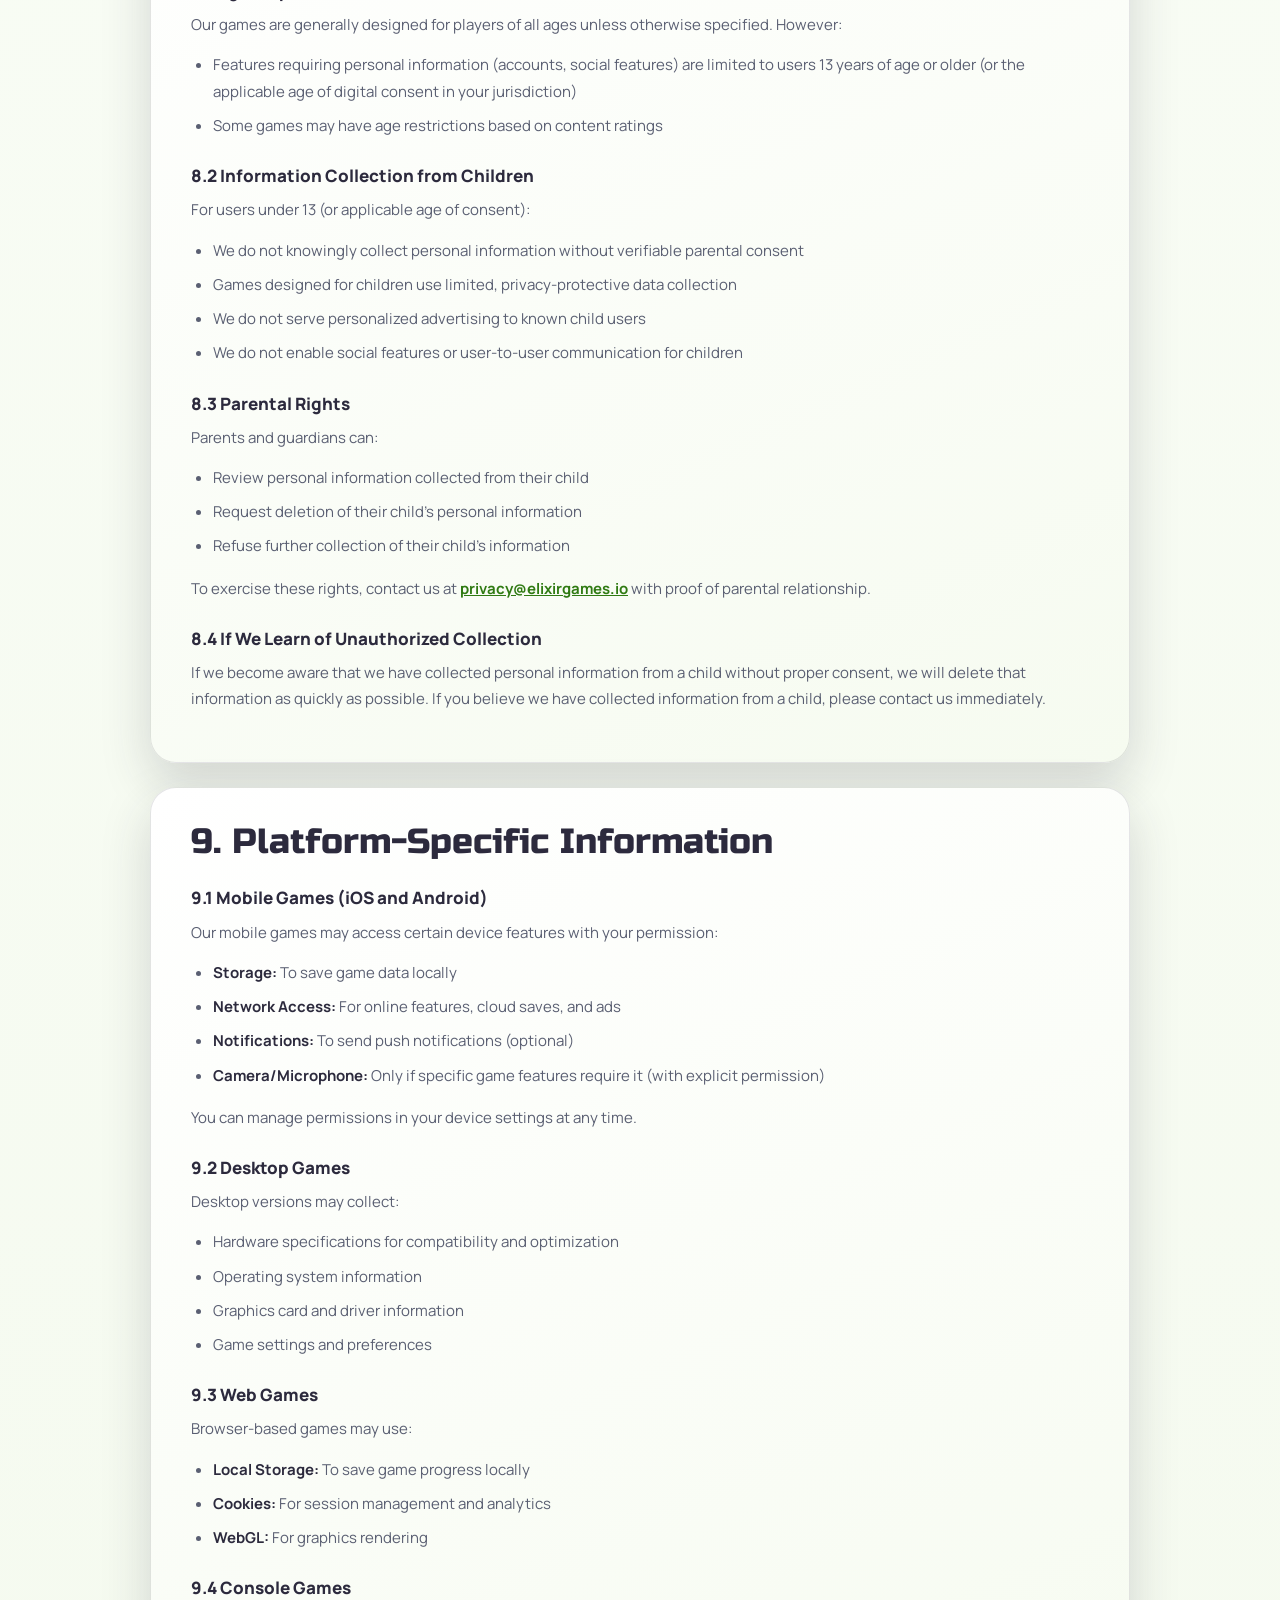
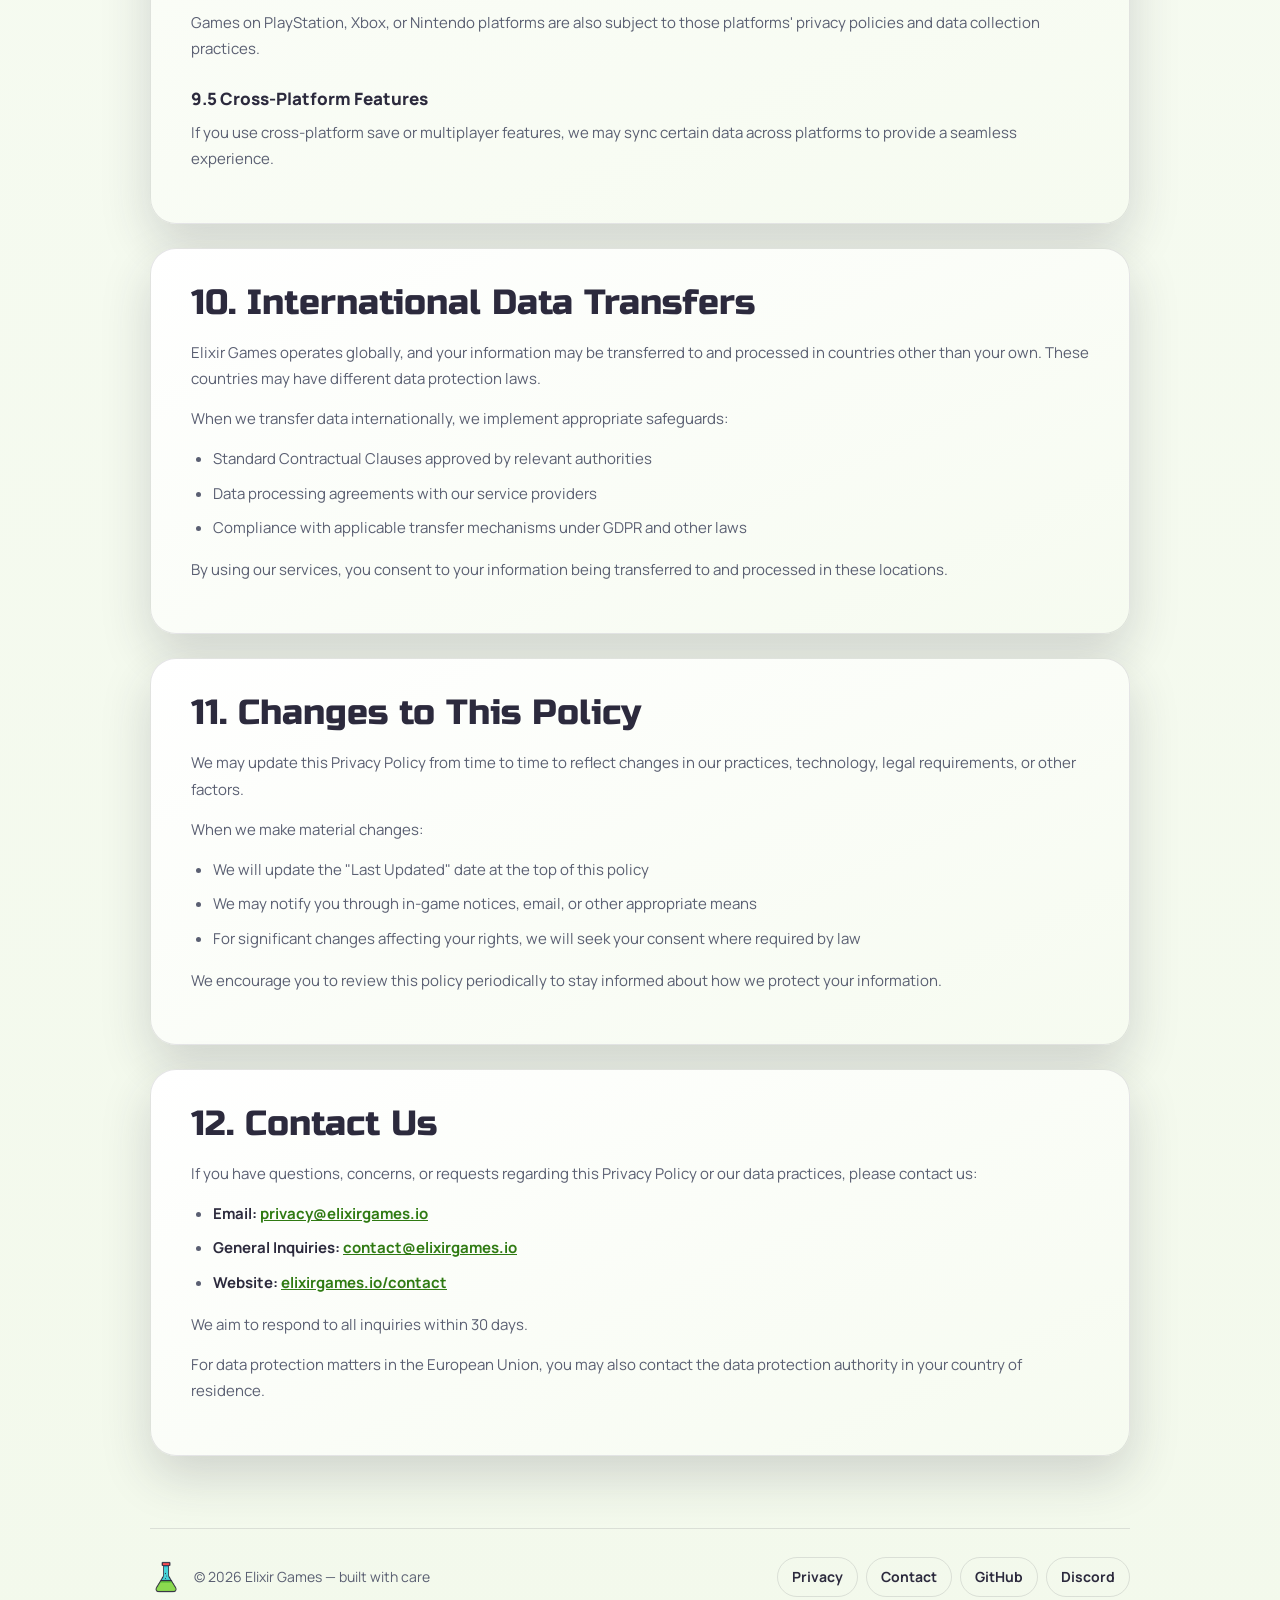
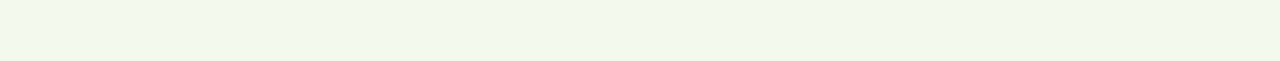
<file: privacy.html>
<!doctype html>
<html lang="en">
<head>
  <meta charset="utf-8">
  <meta name="viewport" content="width=device-width,initial-scale=1">
  <title>Privacy Policy — Elixir Games</title>
  <meta name="description" content="Privacy Policy for Elixir Games — how we collect, use, and protect your data in our desktop and mobile games.">
  <link rel="icon" href="/favicon.ico" type="image/x-icon">
  <link rel="icon" type="image/png" sizes="32x32" href="/favicon-32.png">
  <link rel="icon" type="image/png" sizes="16x16" href="/favicon-16.png">
  <link rel="apple-touch-icon" sizes="180x180" href="/apple-touch-icon.png">
  <link rel="icon" href="/favicon.svg" type="image/svg+xml">
  <meta name="theme-color" content="#ffffff">
  <link rel="canonical" href="https://elixirgames.io/privacy.html">
  <meta name="robots" content="index, follow">
  <link rel="preconnect" href="https://fonts.googleapis.com">
  <link rel="preconnect" href="https://fonts.gstatic.com" crossorigin>
  <link href="https://fonts.googleapis.com/css2?family=Russo+One&family=Manrope:wght@400;500;600;700;800&display=swap" rel="stylesheet">


  <!-- Open Graph / Social -->
  <meta property="og:title" content="Privacy Policy — Elixir Games">
  <meta property="og:description" content="Privacy Policy for Elixir Games — how we collect, use, and protect your data in our desktop and mobile games.">
  <meta property="og:type" content="website">
  <meta property="og:site_name" content="Elixir Games">
  <meta property="og:locale" content="en_US">
  <meta property="og:url" content="https://elixirgames.io/privacy.html">
  <meta property="og:image" content="https://elixirgames.io/social-card.png">
  <meta property="og:image:width" content="1200">
  <meta property="og:image:height" content="630">
  <meta property="og:image:alt" content="Elixir Games logo beside six game icons: Yatzy, Mills, Blocks, Paper Soccer, Ships and Puzzle">

  <!-- Twitter -->
  <meta name="twitter:card" content="summary_large_image">
  <meta name="twitter:title" content="Privacy Policy — Elixir Games">
  <meta name="twitter:description" content="Privacy Policy for Elixir Games — how we collect, use, and protect your data in our desktop and mobile games.">
  <meta name="twitter:image" content="https://elixirgames.io/social-card.png">
  <meta name="twitter:image:alt" content="Elixir Games logo beside six game icons: Yatzy, Mills, Blocks, Paper Soccer, Ships and Puzzle">

  <script type="application/ld+json">{
  "@context": "https://schema.org",
  "@type": "BreadcrumbList",
  "itemListElement": [
    {
      "@type": "ListItem",
      "position": 1,
      "name": "Home",
      "item": "https://elixirgames.io/"
    },
    {
      "@type": "ListItem",
      "position": 2,
      "name": "Privacy Policy",
      "item": "https://elixirgames.io/privacy.html"
    }
  ]
}</script>
  <script>
    // Theme before first paint: ?theme=… wins for this visit, otherwise the saved choice. Light is the default.
    (function(){
      var t = new URLSearchParams(location.search).get('theme');
      if (t !== 'light' && t !== 'dark') {
        try { t = localStorage.getItem('eg-theme'); } catch (e) { t = null; }
      }
      if (t === 'dark') document.documentElement.setAttribute('data-theme', 'dark');
    })();
  </script>
  <style>
    :root{
      /* Default theme: white with the Elixir Games logo green (#8BD94F).
         Dark theme: add ?theme=dark to the URL (see [data-theme="dark"] below). */
      --bg:#ffffff;
      --bg-soft:#fbfef9;
      --bg-deep:#f3f9ec;
      --card-bg:linear-gradient(155deg,#ffffff,#f6fbf0);
      --accent:#8BD94F;
      --accent-text:#2F7A12;
      --accent-strong:#2C2A3D;
      --accent-rgb:139,217,79;
      --accent-soft:rgba(var(--accent-rgb),.18);
      --accent-glow:rgba(var(--accent-rgb),.10);
      --text:#2C2A3D;
      --muted:#5A5F72;
      --line:rgba(44,42,61,.12);
      --tint:44,42,61;
      --shadow-rgb:44,42,61;
      --fade-rgb:255,255,255;
      --glow-2:rgba(139,217,79,.07);
      --media-bg:#eef5e6;
      --topbar-bg:rgba(255,255,255,.84);
      --on-accent:#2C2A3D;
      --btn-from:#BFF0A0;
      --btn-to:#8BD94F;
      --grid-blend:multiply;
      --color-scheme:light;
      --max:980px;
      --radius:26px;
      --display:"Russo One","Arial Black",sans-serif;
      --sans:"Manrope","Avenir Next","Segoe UI",sans-serif;
      --ease:cubic-bezier(.2,.9,.3,1);
    }

    [data-theme="dark"]{
      --bg:#0d1016;
      --bg-soft:#151b24;
      --bg-deep:#05070c;
      --card-bg:linear-gradient(155deg,rgba(26,32,45,.96),rgba(12,15,22,.96));
      --accent:#8fd0ff;
      --accent-text:#8fd0ff;
      --accent-strong:#d8efff;
      --accent-rgb:143,208,255;
      --accent-glow:rgba(var(--accent-rgb),.22);
      --text:#f6fbff;
      --muted:#b5c6d5;
      --line:rgba(216,239,255,.16);
      --tint:255,255,255;
      --shadow-rgb:0,0,0;
      --fade-rgb:13,16,22;
      --glow-2:rgba(255,255,255,.08);
      --media-bg:#0f1520;
      --topbar-bg:rgba(15,18,25,.72);
      --on-accent:#07131d;
      --btn-from:#d8efff;
      --btn-to:#8fd0ff;
      --grid-blend:screen;
      --color-scheme:dark;
    }
    *{box-sizing:border-box}
    html{scroll-behavior:smooth;scroll-padding-top:110px;background:var(--bg-deep)}
    body{
      margin:0;
      min-height:100vh;
      color:var(--text);
      font-family:var(--sans);
      line-height:1.6;
      -webkit-font-smoothing:antialiased;
      text-rendering:optimizeLegibility;
      overflow-x:hidden;
      background:
        radial-gradient(circle at 12% 12%,var(--accent-glow),transparent 32%),
        radial-gradient(circle at 88% 18%,var(--glow-2),transparent 20%),
        linear-gradient(180deg,var(--bg) 0%,var(--bg-soft) 52%,var(--bg-deep) 100%);
    }
    body::before{
      content:"";
      position:fixed;
      inset:0;
      pointer-events:none;
      background:
        linear-gradient(135deg,rgba(var(--tint),.03),transparent 46%),
        repeating-linear-gradient(90deg,rgba(var(--tint),.018) 0,rgba(var(--tint),.018) 1px,transparent 1px,transparent 76px);
      mix-blend-mode:var(--grid-blend);
    }
    img{display:block;max-width:100%}
    a{color:inherit}
    :focus-visible{outline:2px solid var(--accent);outline-offset:3px;border-radius:8px}
    h1,h2,h3{margin:0;color:var(--text);text-wrap:balance}
    h1,h2{font-family:var(--display);font-weight:400;color:var(--accent-strong);line-height:1.05}
    h1{font-size:clamp(2.5rem,4.6vw,4rem);letter-spacing:.01em}
    h3{font-family:var(--sans);font-size:18px;font-weight:800;line-height:1.3}

    .page{position:relative;z-index:1;width:min(var(--max),calc(100% - 40px));margin:0 auto;padding-bottom:24px}

    /* header */
    .topbar{
      position:sticky;
      top:14px;
      z-index:50;
      display:flex;
      align-items:center;
      justify-content:space-between;
      gap:16px;
      margin-top:14px;
      padding:12px 14px 12px 16px;
      background:var(--topbar-bg);
      border:1px solid var(--line);
      border-radius:22px;
      box-shadow:0 18px 48px rgba(var(--shadow-rgb),.25);
      backdrop-filter:blur(14px);
      -webkit-backdrop-filter:blur(14px);
    }
    .brand{display:inline-flex;align-items:center;gap:14px;text-decoration:none;min-width:0}
    .brand img{width:46px;height:46px;border-radius:14px;box-shadow:0 10px 24px rgba(var(--shadow-rgb),.3);transition:transform .3s var(--ease)}
    .brand:hover img{transform:translateY(-2px) rotate(-4deg)}
    .brand-kicker{display:block;font-size:11px;font-weight:800;letter-spacing:.18em;text-transform:uppercase;color:var(--accent-text)}
    .brand-title{display:block;margin-top:2px;font-family:var(--display);font-weight:400;font-size:20px;letter-spacing:.04em;color:var(--accent-strong)}
    .site-nav{display:flex;align-items:center;gap:4px}
    .site-nav a{padding:9px 14px;border-radius:999px;text-decoration:none;font-weight:700;font-size:15px;color:var(--muted);transition:color .2s ease,background .2s ease}
    .site-nav a:hover{color:var(--text);background:rgba(var(--tint),.06)}
    .site-nav a.active{color:var(--accent-strong);background:var(--accent-soft)}
    .theme-toggle{display:inline-flex;align-items:center;justify-content:center;flex:0 0 auto;width:44px;height:44px;padding:0;margin-left:auto;border-radius:14px;border:1px solid var(--line);background:rgba(var(--tint),.05);color:var(--text);cursor:pointer;transition:background .2s ease,border-color .2s ease}
    .theme-toggle:hover{background:rgba(var(--tint),.1);border-color:rgba(var(--tint),.38)}
    .theme-toggle .icon-sun{display:none}
    [data-theme="dark"] .theme-toggle .icon-sun{display:block}
    [data-theme="dark"] .theme-toggle .icon-moon{display:none}
    .nav-toggle{display:none;align-items:center;justify-content:center;width:44px;height:44px;padding:0;border-radius:14px;border:1px solid var(--line);background:rgba(var(--tint),.05);color:var(--text);cursor:pointer}

    /* shared components */
    .btn{
      display:inline-flex;
      align-items:center;
      justify-content:center;
      gap:8px;
      min-height:50px;
      padding:0 24px;
      border-radius:999px;
      border:0;
      font-family:var(--sans);
      font-size:15px;
      font-weight:800;
      text-decoration:none;
      cursor:pointer;
      transition:transform .2s ease,box-shadow .2s ease,background .2s ease,border-color .2s ease;
    }
    .btn:hover{transform:translateY(-2px)}
    .btn-primary{color:var(--on-accent);background:linear-gradient(180deg,var(--btn-from),var(--btn-to));box-shadow:0 12px 28px rgba(var(--accent-rgb),.25)}
    .btn-primary:hover{box-shadow:0 16px 36px rgba(var(--accent-rgb),.38)}
    .btn-ghost{color:var(--text);background:rgba(var(--tint),.05);border:1px solid var(--line)}
    .btn-ghost:hover{background:rgba(var(--tint),.1);border-color:rgba(var(--tint),.38)}
    .eyebrow{
      display:inline-flex;
      align-items:center;
      gap:10px;
      padding:8px 14px;
      border-radius:999px;
      border:1px solid rgba(var(--tint),.18);
      background:rgba(var(--tint),.06);
      font-size:12px;
      font-weight:800;
      letter-spacing:.16em;
      text-transform:uppercase;
      color:var(--accent-text);
    }
    .eyebrow::before{content:"";width:8px;height:8px;border-radius:50%;background:var(--accent);box-shadow:0 0 0 4px var(--accent-soft)}

    .page-hero{padding:56px 0 28px}
    .page-hero h1{margin:20px 0 0}

    .card{
      position:relative;
      padding:36px 40px;
      margin-bottom:24px;
      border-radius:var(--radius);
      background:var(--card-bg);
      border:1px solid var(--line);
      box-shadow:0 20px 50px rgba(var(--shadow-rgb),.18);
    }
    .card h2{margin:0 0 18px;font-size:clamp(1.6rem,3vw,2.2rem)}
    .card h3{margin:26px 0 10px;font-size:17px;color:var(--accent-strong)}
    .card h3:first-child{margin-top:0}
    .card p,.card li{font-size:15px;line-height:1.75;color:var(--muted)}
    .card p{margin:0 0 14px}
    .card ul{margin:10px 0 16px;padding-left:22px}
    .card li{margin-bottom:8px}
    .card strong{color:var(--text)}
    .card a{color:var(--accent-text);font-weight:700}

    .site-footer{
      display:flex;
      flex-wrap:wrap;
      align-items:center;
      justify-content:space-between;
      gap:18px;
      margin-top:72px;
      padding:28px 0 40px;
      border-top:1px solid var(--line);
      font-size:14px;
      color:var(--muted);
    }
    .footer-brand{display:flex;align-items:center;gap:12px}
    .footer-brand img{width:32px;height:32px;border-radius:10px}
    .footer-links{display:flex;flex-wrap:wrap;gap:8px}
    .footer-links a{padding:8px 14px;border-radius:999px;border:1px solid var(--line);font-weight:700;text-decoration:none;color:var(--text);transition:background .2s ease}
    .footer-links a:hover{background:rgba(var(--tint),.08)}

    @media (max-width:900px){
      .nav-toggle{display:inline-flex}
      .nav-toggle{margin-left:auto}
      .theme-toggle{margin-left:0}
      .topbar{flex-wrap:wrap}
      .site-nav{display:none;order:3;width:100%;flex-direction:column;align-items:stretch;gap:4px;margin-top:4px;padding-top:12px;border-top:1px solid var(--line)}
      .site-nav.open{display:flex}
      .site-nav a{padding:13px 16px;font-size:16px}
    }
    @media (max-width:640px){
      .page{width:calc(100% - 28px)}
      .topbar{top:10px;padding:10px 12px;border-radius:18px}
      .brand img{width:40px;height:40px;border-radius:12px}
      .brand-title{font-size:18px}
      .page-hero{padding:36px 0 20px}
      .card{padding:24px 22px}
      .site-footer{flex-direction:column;align-items:flex-start}
    }
    @media (prefers-reduced-motion:reduce){
      html{scroll-behavior:auto}
      *,*::before,*::after{transition:none !important;animation:none !important}
    }

    /* privacy policy */
    .last-updated{
      display:inline-flex;
      margin:18px 0 0;
      padding:8px 14px;
      border-radius:999px;
      border:1px solid rgba(var(--tint),.18);
      background:rgba(var(--tint),.06);
      font-size:13px;
      color:var(--muted);
    }
    .toc{
      padding:28px 32px;
      margin-bottom:24px;
      border-radius:var(--radius);
      background:rgba(var(--tint),.04);
      border:1px solid var(--line);
    }
    .toc h3{margin:0 0 14px;font-family:var(--display);font-weight:400;font-size:20px;color:var(--accent-strong)}
    .toc ul{margin:0;padding:0;list-style:none;display:grid;grid-template-columns:repeat(2,minmax(0,1fr));gap:4px 20px}
    .toc li{margin:0}
    .toc a{
      display:block;
      padding:9px 12px;
      border-radius:12px;
      color:var(--text);
      font-size:15px;
      font-weight:600;
      text-decoration:none;
      transition:background .2s ease,color .2s ease;
    }
    .toc a:hover{background:var(--accent-soft);color:var(--accent-strong)}
    @media (max-width:640px){
      .toc{padding:22px 20px}
      .toc ul{grid-template-columns:1fr}
    }

  </style>
</head>
<body>
  <div class="page">
    <header class="topbar">
      <a class="brand" href="/">
        <img src="/avatar.png" alt="" width="46" height="46">
        <span class="brand-copy">
          <span class="brand-kicker">Game studio</span>
          <span class="brand-title">Elixir Games</span>
        </span>
      </a>
      <button class="theme-toggle" type="button" aria-label="Switch to dark theme" title="Switch to dark theme">
        <svg class="icon-moon" width="20" height="20" viewBox="0 0 24 24" fill="none" stroke="currentColor" stroke-width="2" stroke-linecap="round" stroke-linejoin="round" aria-hidden="true"><path d="M21 12.8A9 9 0 1 1 11.2 3a7 7 0 0 0 9.8 9.8z"/></svg>
        <svg class="icon-sun" width="20" height="20" viewBox="0 0 24 24" fill="none" stroke="currentColor" stroke-width="2" stroke-linecap="round" stroke-linejoin="round" aria-hidden="true"><circle cx="12" cy="12" r="4"/><path d="M12 2v2M12 20v2M4.93 4.93l1.41 1.41M17.66 17.66l1.41 1.41M2 12h2M20 12h2M4.93 19.07l1.41-1.41M17.66 6.34l1.41-1.41"/></svg>
      </button>
      <button class="nav-toggle" type="button" aria-expanded="false" aria-controls="site-nav" aria-label="Open menu">
        <svg width="20" height="20" viewBox="0 0 24 24" fill="none" stroke="currentColor" stroke-width="2" stroke-linecap="round" stroke-linejoin="round" aria-hidden="true"><path d="M3 6h18M3 12h18M3 18h18"/></svg>
      </button>
      <nav id="site-nav" class="site-nav" aria-label="Main">
        <a href="/">Home</a>
        <a href="/#games">Games</a>
        <a href="/#careers">Careers</a>
        <a href="/#support">Support</a>
        <a href="/#about">About</a>
        <a href="/contact.html">Contact</a>
      </nav>
    </header>
    <section class="page-hero">
      <span class="eyebrow">Elixir Games</span>
      <h1>Privacy Policy</h1>
      <p class="last-updated">Last updated: December 11, 2025</p>
    </section>

    <main>
    <nav class="toc">
      <h3>Table of Contents</h3>
      <ul>
        <li><a href="#introduction">1. Introduction</a></li>
        <li><a href="#information-we-collect">2. Information We Collect</a></li>
        <li><a href="#how-we-use">3. How We Use Your Information</a></li>
        <li><a href="#data-sharing">4. Data Sharing and Third Parties</a></li>
        <li><a href="#advertising">5. Advertising and Analytics</a></li>
        <li><a href="#data-storage">6. Data Storage and Security</a></li>
        <li><a href="#your-rights">7. Your Rights and Choices</a></li>
        <li><a href="#children">8. Children's Privacy</a></li>
        <li><a href="#platform-specific">9. Platform-Specific Information</a></li>
        <li><a href="#international">10. International Data Transfers</a></li>
        <li><a href="#changes">11. Changes to This Policy</a></li>
        <li><a href="#contact">12. Contact Us</a></li>
      </ul>
    </nav>

    <section id="introduction" class="card">
      <h2>1. Introduction</h2>
      <p>Welcome to Elixir Games ("we," "us," or "our"). We develop and publish desktop and mobile games designed to provide engaging, polished gaming experiences. This Privacy Policy explains how we collect, use, disclose, and safeguard your information when you use our games and services.</p>
      <p>By downloading, installing, or playing our games, or by using our websites and services, you agree to the collection and use of information in accordance with this policy. If you do not agree with our policies and practices, please do not use our services.</p>
      <p>This policy applies to all games published by Elixir Games across all platforms, including but not limited to:</p>
      <ul>
        <li>Mobile games on iOS (App Store) and Android (Google Play)</li>
        <li>Desktop games on Windows, macOS, and Linux</li>
        <li>Web-based games accessible through browsers</li>
        <li>Games distributed through Steam, itch.io, and other digital storefronts</li>
      </ul>
    </section>

    <section id="information-we-collect" class="card">
      <h2>2. Information We Collect</h2>
      
      <h3>2.1 Information You Provide Directly</h3>
      <p>We may collect information that you voluntarily provide when using our games or services:</p>
      <ul>
        <li><strong>Account Information:</strong> Username, email address, and password if you create an account</li>
        <li><strong>Profile Data:</strong> Display name, avatar, and other profile customizations</li>
        <li><strong>Communications:</strong> Messages, feedback, bug reports, and support requests you send to us</li>
        <li><strong>Purchase Information:</strong> Transaction records for in-app purchases (payment details are processed by platform providers)</li>
        <li><strong>User Content:</strong> Custom levels, screenshots, or other content you create and share</li>
      </ul>

      <h3>2.2 Information Collected Automatically</h3>
      <p>When you use our games, we may automatically collect certain information:</p>
      <ul>
        <li><strong>Device Information:</strong> Device type, operating system version, unique device identifiers (such as IDFA, GAID, or similar), hardware model, and screen resolution</li>
        <li><strong>Game Data:</strong> Gameplay statistics, progress, achievements, scores, session duration, and in-game actions</li>
        <li><strong>Technical Data:</strong> Crash logs, performance data, error reports, and diagnostic information</li>
        <li><strong>Network Information:</strong> IP address, connection type (WiFi/cellular), and general geographic location (country/region level)</li>
        <li><strong>Usage Data:</strong> Features used, buttons clicked, screens viewed, and interaction patterns</li>
      </ul>

      <h3>2.3 Information from Third Parties</h3>
      <p>We may receive information about you from third-party sources:</p>
      <ul>
        <li><strong>Platform Providers:</strong> Apple, Google, Steam, and other platforms may share limited account information when you connect your accounts</li>
        <li><strong>Social Networks:</strong> If you connect social media accounts, we may receive your public profile information</li>
        <li><strong>Analytics Partners:</strong> Aggregated and anonymized usage data from our analytics providers</li>
        <li><strong>Advertising Partners:</strong> Information about ad interactions and attribution data</li>
      </ul>
    </section>

    <section id="how-we-use" class="card">
      <h2>3. How We Use Your Information</h2>
      <p>We use the collected information for the following purposes:</p>

      <h3>3.1 Providing and Improving Our Games</h3>
      <ul>
        <li>Operate, maintain, and deliver our games and services</li>
        <li>Save and sync your game progress across devices</li>
        <li>Process in-app purchases and manage virtual currencies</li>
        <li>Provide customer support and respond to inquiries</li>
        <li>Fix bugs, troubleshoot issues, and improve game performance</li>
        <li>Develop new features, games, and services</li>
      </ul>

      <h3>3.2 Personalization</h3>
      <ul>
        <li>Customize your gaming experience based on preferences and play style</li>
        <li>Adjust game difficulty and content recommendations</li>
        <li>Remember your settings and preferences</li>
      </ul>

      <h3>3.3 Analytics and Research</h3>
      <ul>
        <li>Understand how players interact with our games</li>
        <li>Analyze trends, usage patterns, and player behavior</li>
        <li>Measure the effectiveness of features and updates</li>
        <li>Conduct A/B testing to optimize user experience</li>
      </ul>

      <h3>3.4 Advertising</h3>
      <ul>
        <li>Display advertisements within our free-to-play games</li>
        <li>Measure ad performance and attribution</li>
        <li>Show relevant ads based on your interests (where permitted)</li>
      </ul>

      <h3>3.5 Communications</h3>
      <ul>
        <li>Send push notifications about game events, updates, and promotions (with your consent)</li>
        <li>Respond to your questions and support requests</li>
        <li>Notify you of important changes to our services or policies</li>
      </ul>

      <h3>3.6 Safety and Security</h3>
      <ul>
        <li>Detect, prevent, and address cheating, fraud, and abuse</li>
        <li>Enforce our Terms of Service and community guidelines</li>
        <li>Protect the rights, property, and safety of our users and company</li>
        <li>Comply with legal obligations</li>
      </ul>
    </section>

    <section id="data-sharing" class="card">
      <h2>4. Data Sharing and Third Parties</h2>
      <p>We do not sell your personal information. We may share your information in the following circumstances:</p>

      <h3>4.1 Service Providers</h3>
      <p>We work with trusted third-party companies that help us operate our business:</p>
      <ul>
        <li>Cloud hosting and data storage providers</li>
        <li>Analytics and crash reporting services</li>
        <li>Customer support platforms</li>
        <li>Payment processors (for handling transactions)</li>
        <li>Anti-cheat and fraud prevention services</li>
      </ul>
      <p>These providers are contractually obligated to protect your data and use it only for the services they provide to us.</p>

      <h3>4.2 Advertising Partners</h3>
      <p>Our free-to-play games may include advertisements from third-party ad networks. These partners may collect device identifiers and usage data to serve relevant ads. See Section 5 for more details.</p>

      <h3>4.3 Platform Providers</h3>
      <p>When you use our games on platforms like Apple App Store, Google Play, or Steam, those platforms may collect data according to their own privacy policies.</p>

      <h3>4.4 Legal Requirements</h3>
      <p>We may disclose your information if required by law, legal process, or government request, or to protect our rights, privacy, safety, or property.</p>

      <h3>4.5 Business Transfers</h3>
      <p>In the event of a merger, acquisition, or sale of assets, your information may be transferred as part of that transaction. We will notify you of any such change.</p>

      <h3>4.6 With Your Consent</h3>
      <p>We may share your information for other purposes with your explicit consent.</p>
    </section>

    <section id="advertising" class="card">
      <h2>5. Advertising and Analytics</h2>

      <h3>5.1 Third-Party Advertising</h3>
      <p>Some of our games display advertisements provided by third-party ad networks. These partners may use cookies, device identifiers, and similar technologies to collect information about your device and how you interact with ads. This information may be used to:</p>
      <ul>
        <li>Deliver advertisements</li>
        <li>Measure ad effectiveness</li>
        <li>Show ads that may be more relevant to your interests</li>
        <li>Limit the number of times you see an ad</li>
      </ul>

      <h3>5.2 Ad Partners We May Work With</h3>
      <p>Our advertising partners may include (but are not limited to):</p>
      <ul>
        <li>Unity Ads</li>
        <li>AdMob (Google)</li>
        <li>ironSource</li>
        <li>AppLovin</li>
        <li>Meta Audience Network</li>
      </ul>
      <p>Each partner has their own privacy policy governing their data practices.</p>

      <h3>5.3 Analytics Services</h3>
      <p>We use analytics tools to understand how our games are used:</p>
      <ul>
        <li><strong>Firebase Analytics:</strong> For mobile app analytics and crash reporting</li>
        <li><strong>Unity Analytics:</strong> For gameplay data and performance metrics</li>
        <li><strong>Custom Analytics:</strong> Internal tools for game-specific metrics</li>
      </ul>

      <h3>5.4 Opting Out of Personalized Advertising</h3>
      <p>You can limit personalized advertising through your device settings:</p>
      <ul>
        <li><strong>iOS:</strong> Settings &gt; Privacy &gt; Tracking &gt; Disable "Allow Apps to Request to Track"</li>
        <li><strong>Android:</strong> Settings &gt; Google &gt; Ads &gt; Opt out of Ads Personalization</li>
        <li><strong>Web:</strong> Use browser privacy settings or install ad-blocking extensions</li>
      </ul>
      <p>Note: Opting out does not mean you won't see ads; you will still see non-personalized advertisements.</p>
    </section>

    <section id="data-storage" class="card">
      <h2>6. Data Storage and Security</h2>

      <h3>6.1 Data Retention</h3>
      <p>We retain your information for as long as necessary to provide our services and fulfill the purposes described in this policy. Specifically:</p>
      <ul>
        <li><strong>Account Data:</strong> Retained while your account is active and for a reasonable period afterward</li>
        <li><strong>Game Progress:</strong> Retained while you use our games; may be deleted after extended inactivity (typically 3+ years)</li>
        <li><strong>Analytics Data:</strong> Aggregated and anonymized data may be retained indefinitely</li>
        <li><strong>Support Communications:</strong> Retained for up to 3 years to improve our services</li>
      </ul>

      <h3>6.2 Security Measures</h3>
      <p>We implement appropriate technical and organizational measures to protect your information:</p>
      <ul>
        <li>Encryption of data in transit (TLS/SSL) and at rest</li>
        <li>Regular security assessments and updates</li>
        <li>Access controls limiting who can access personal data</li>
        <li>Secure cloud infrastructure from reputable providers</li>
      </ul>
      <p>While we strive to protect your information, no method of electronic transmission or storage is 100% secure. We cannot guarantee absolute security.</p>

      <h3>6.3 Data Breach Notification</h3>
      <p>In the event of a data breach that affects your personal information, we will notify you and relevant authorities as required by applicable law.</p>
    </section>

    <section id="your-rights" class="card">
      <h2>7. Your Rights and Choices</h2>
      <p>Depending on your location, you may have certain rights regarding your personal information:</p>

      <h3>7.1 Access and Portability</h3>
      <p>You can request a copy of the personal information we hold about you. Where technically feasible, we will provide this data in a portable format.</p>

      <h3>7.2 Correction</h3>
      <p>You can request that we correct inaccurate or incomplete personal information.</p>

      <h3>7.3 Deletion</h3>
      <p>You can request that we delete your personal information, subject to certain exceptions (such as legal obligations or legitimate business needs).</p>

      <h3>7.4 Opt-Out Rights</h3>
      <ul>
        <li><strong>Marketing Communications:</strong> Unsubscribe from emails using the link provided, or adjust notification settings in-app</li>
        <li><strong>Push Notifications:</strong> Disable through your device settings or in-app preferences</li>
        <li><strong>Personalized Ads:</strong> Use device-level opt-out settings (see Section 5.4)</li>
      </ul>

      <h3>7.5 Account Deletion</h3>
      <p>You can request deletion of your account and associated data by contacting us at <a href="mailto:privacy@elixirgames.io">privacy@elixirgames.io</a>. Please note that deleting your account will result in permanent loss of game progress.</p>

      <h3>7.6 Exercising Your Rights</h3>
      <p>To exercise any of these rights, please contact us at <a href="mailto:privacy@elixirgames.io">privacy@elixirgames.io</a>. We will respond to your request within 30 days (or as required by applicable law). We may need to verify your identity before processing certain requests.</p>

      <h3>7.7 Additional Rights for EEA/UK Residents</h3>
      <p>If you are located in the European Economic Area or United Kingdom, you have additional rights under GDPR:</p>
      <ul>
        <li>Right to restrict processing of your data</li>
        <li>Right to object to processing based on legitimate interests</li>
        <li>Right to lodge a complaint with a supervisory authority</li>
      </ul>

      <h3>7.8 California Residents (CCPA/CPRA)</h3>
      <p>California residents have specific rights under the California Consumer Privacy Act:</p>
      <ul>
        <li>Right to know what personal information is collected</li>
        <li>Right to know if personal information is sold or disclosed</li>
        <li>Right to opt-out of the sale of personal information</li>
        <li>Right to non-discrimination for exercising privacy rights</li>
      </ul>
      <p>We do not sell personal information as defined under CCPA.</p>
    </section>

    <section id="children" class="card">
      <h2>8. Children's Privacy</h2>
      <p>We take children's privacy seriously and comply with applicable laws including the Children's Online Privacy Protection Act (COPPA) in the United States and similar laws in other jurisdictions.</p>

      <h3>8.1 Age Requirements</h3>
      <p>Our games are generally designed for players of all ages unless otherwise specified. However:</p>
      <ul>
        <li>Features requiring personal information (accounts, social features) are limited to users 13 years of age or older (or the applicable age of digital consent in your jurisdiction)</li>
        <li>Some games may have age restrictions based on content ratings</li>
      </ul>

      <h3>8.2 Information Collection from Children</h3>
      <p>For users under 13 (or applicable age of consent):</p>
      <ul>
        <li>We do not knowingly collect personal information without verifiable parental consent</li>
        <li>Games designed for children use limited, privacy-protective data collection</li>
        <li>We do not serve personalized advertising to known child users</li>
        <li>We do not enable social features or user-to-user communication for children</li>
      </ul>

      <h3>8.3 Parental Rights</h3>
      <p>Parents and guardians can:</p>
      <ul>
        <li>Review personal information collected from their child</li>
        <li>Request deletion of their child's personal information</li>
        <li>Refuse further collection of their child's information</li>
      </ul>
      <p>To exercise these rights, contact us at <a href="mailto:privacy@elixirgames.io">privacy@elixirgames.io</a> with proof of parental relationship.</p>

      <h3>8.4 If We Learn of Unauthorized Collection</h3>
      <p>If we become aware that we have collected personal information from a child without proper consent, we will delete that information as quickly as possible. If you believe we have collected information from a child, please contact us immediately.</p>
    </section>

    <section id="platform-specific" class="card">
      <h2>9. Platform-Specific Information</h2>

      <h3>9.1 Mobile Games (iOS and Android)</h3>
      <p>Our mobile games may access certain device features with your permission:</p>
      <ul>
        <li><strong>Storage:</strong> To save game data locally</li>
        <li><strong>Network Access:</strong> For online features, cloud saves, and ads</li>
        <li><strong>Notifications:</strong> To send push notifications (optional)</li>
        <li><strong>Camera/Microphone:</strong> Only if specific game features require it (with explicit permission)</li>
      </ul>
      <p>You can manage permissions in your device settings at any time.</p>

      <h3>9.2 Desktop Games</h3>
      <p>Desktop versions may collect:</p>
      <ul>
        <li>Hardware specifications for compatibility and optimization</li>
        <li>Operating system information</li>
        <li>Graphics card and driver information</li>
        <li>Game settings and preferences</li>
      </ul>

      <h3>9.3 Web Games</h3>
      <p>Browser-based games may use:</p>
      <ul>
        <li><strong>Local Storage:</strong> To save game progress locally</li>
        <li><strong>Cookies:</strong> For session management and analytics</li>
        <li><strong>WebGL:</strong> For graphics rendering</li>
      </ul>

      <h3>9.4 Console Games</h3>
      <p>Games on PlayStation, Xbox, or Nintendo platforms are also subject to those platforms' privacy policies and data collection practices.</p>

      <h3>9.5 Cross-Platform Features</h3>
      <p>If you use cross-platform save or multiplayer features, we may sync certain data across platforms to provide a seamless experience.</p>
    </section>

    <section id="international" class="card">
      <h2>10. International Data Transfers</h2>
      <p>Elixir Games operates globally, and your information may be transferred to and processed in countries other than your own. These countries may have different data protection laws.</p>
      <p>When we transfer data internationally, we implement appropriate safeguards:</p>
      <ul>
        <li>Standard Contractual Clauses approved by relevant authorities</li>
        <li>Data processing agreements with our service providers</li>
        <li>Compliance with applicable transfer mechanisms under GDPR and other laws</li>
      </ul>
      <p>By using our services, you consent to your information being transferred to and processed in these locations.</p>
    </section>

    <section id="changes" class="card">
      <h2>11. Changes to This Policy</h2>
      <p>We may update this Privacy Policy from time to time to reflect changes in our practices, technology, legal requirements, or other factors.</p>
      <p>When we make material changes:</p>
      <ul>
        <li>We will update the "Last Updated" date at the top of this policy</li>
        <li>We may notify you through in-game notices, email, or other appropriate means</li>
        <li>For significant changes affecting your rights, we will seek your consent where required by law</li>
      </ul>
      <p>We encourage you to review this policy periodically to stay informed about how we protect your information.</p>
    </section>

    <section id="contact" class="card">
      <h2>12. Contact Us</h2>
      <p>If you have questions, concerns, or requests regarding this Privacy Policy or our data practices, please contact us:</p>
      <ul>
        <li><strong>Email:</strong> <a href="mailto:privacy@elixirgames.io">privacy@elixirgames.io</a></li>
        <li><strong>General Inquiries:</strong> <a href="mailto:contact@elixirgames.io">contact@elixirgames.io</a></li>
        <li><strong>Website:</strong> <a href="https://elixirgames.io/contact.html">elixirgames.io/contact</a></li>
      </ul>
      <p>We aim to respond to all inquiries within 30 days.</p>
      <p>For data protection matters in the European Union, you may also contact the data protection authority in your country of residence.</p>
    </section>
    </main>

    <footer class="site-footer">
      <div class="footer-brand">
        <img src="/avatar.png" alt="" width="32" height="32">
        <span>© <span id="year"></span> Elixir Games — built with care</span>
      </div>
      <div class="footer-links">
        <a href="/privacy.html">Privacy</a>
        <a href="/contact.html">Contact</a>
        <a href="https://github.com/elixir-games" target="_blank" rel="noopener">GitHub</a>
        <a href="https://discord.gg/elixir-games" target="_blank" rel="noopener">Discord</a>
      </div>
    </footer>
  </div>

  <script>
    // Header: year and mobile menu
    (function(){
      var year = document.getElementById('year');
      if(year) year.textContent = new Date().getFullYear();

      var btn = document.querySelector('.nav-toggle');
      var nav = document.getElementById('site-nav');
      if(!btn || !nav) return;

      function setOpen(open){
        nav.classList.toggle('open', open);
        btn.setAttribute('aria-expanded', String(open));
        btn.setAttribute('aria-label', open ? 'Close menu' : 'Open menu');
      }
      btn.addEventListener('click', function(){ setOpen(!nav.classList.contains('open')); });
      document.addEventListener('keydown', function(e){
        if(e.key === 'Escape' && nav.classList.contains('open')){ setOpen(false); btn.focus(); }
      });
      document.addEventListener('click', function(e){
        if(!nav.classList.contains('open')) return;
        if(!nav.contains(e.target) && !btn.contains(e.target)) setOpen(false);
      });
      nav.querySelectorAll('a').forEach(function(link){
        link.addEventListener('click', function(){ if(window.innerWidth <= 900) setOpen(false); });
      });
      window.addEventListener('resize', function(){
        if(window.innerWidth > 900 && nav.classList.contains('open')) setOpen(false);
      });
    })();
  </script>
  <script>
    // Theme switch: flips light/dark, remembers the choice in this browser, keeps the label and theme colour in step.
    (function(){
      var root = document.documentElement;
      var btn = document.querySelector('.theme-toggle');
      var meta = document.querySelector('meta[name="theme-color"]');
      if (!btn) return;
      function isDark(){ return root.getAttribute('data-theme') === 'dark'; }
      function sync(){
        var label = isDark() ? 'Switch to light theme' : 'Switch to dark theme';
        btn.setAttribute('aria-label', label);
        btn.setAttribute('title', label);
        if (meta) meta.setAttribute('content', isDark() ? '#0d1016' : '#ffffff');
      }
      btn.addEventListener('click', function(){
        var next = isDark() ? 'light' : 'dark';
        if (next === 'dark') root.setAttribute('data-theme', 'dark'); else root.removeAttribute('data-theme');
        try { localStorage.setItem('eg-theme', next); } catch (e) {}
        sync();
      });
      sync();
    })();
  </script>
</body>
</html>
</file>
<file: game-landing.css>
:root {
  --bg: #0d1016;
  --bg-soft: #151b24;
  --panel: rgba(18, 23, 31, 0.78);
  --panel-strong: rgba(26, 34, 46, 0.94);
  --accent: #8fd0ff;
  --accent-strong: #d8efff;
  --accent-soft: rgba(143, 208, 255, 0.18);
  --accent-glow: rgba(143, 208, 255, 0.22);
  --text: #f6fbff;
  --muted: #b5c6d5;
  --line: rgba(216, 239, 255, 0.16);
  --shadow: rgba(0, 0, 0, 0.36);
  --max: 1220px;
  --radius: 28px;
}

* {
  box-sizing: border-box;
}

html {
  scroll-behavior: smooth;
}

body {
  margin: 0;
  min-height: 100%;
  color: var(--text);
  background:
    radial-gradient(circle at 12% 12%, var(--accent-glow), transparent 32%),
    radial-gradient(circle at 88% 18%, rgba(255, 255, 255, 0.08), transparent 20%),
    linear-gradient(180deg, var(--bg) 0%, var(--bg-soft) 52%, #05070c 100%);
  font-family: "Manrope", "Avenir Next", "Segoe UI", sans-serif;
  -webkit-font-smoothing: antialiased;
  text-rendering: optimizeLegibility;
  overflow-x: hidden;
}

body::before {
  content: "";
  position: fixed;
  inset: 0;
  background:
    linear-gradient(135deg, rgba(255, 255, 255, 0.03), transparent 46%),
    repeating-linear-gradient(
      90deg,
      rgba(255, 255, 255, 0.018) 0,
      rgba(255, 255, 255, 0.018) 1px,
      transparent 1px,
      transparent 76px
    );
  mix-blend-mode: screen;
  pointer-events: none;
}

img {
  max-width: 100%;
  display: block;
}

a {
  color: inherit;
}

.page-shell {
  width: min(var(--max), calc(100% - 40px));
  margin: 0 auto;
  padding: 24px 0 110px;
  position: relative;
  z-index: 1;
}

.topbar {
  display: flex;
  align-items: center;
  justify-content: space-between;
  gap: 16px;
  padding: 16px 22px;
  margin-top: 8px;
  background: rgba(15, 18, 25, 0.68);
  border: 1px solid var(--line);
  border-radius: 22px;
  box-shadow: 0 18px 48px rgba(0, 0, 0, 0.22);
  backdrop-filter: blur(14px);
  -webkit-backdrop-filter: blur(14px);
  position: sticky;
  top: 16px;
  z-index: 20;
}

.brand {
  display: inline-flex;
  align-items: center;
  gap: 14px;
  text-decoration: none;
  min-width: 0;
}

.brand img {
  width: 54px;
  height: 54px;
  border-radius: 16px;
  box-shadow: 0 14px 28px rgba(0, 0, 0, 0.28);
  flex: 0 0 auto;
}

.brand-copy {
  min-width: 0;
}

.brand-kicker,
.eyebrow,
.section-kicker,
.gallery-tag {
  display: inline-block;
  letter-spacing: 0.18em;
  text-transform: uppercase;
  font-size: 12px;
  font-weight: 800;
  color: var(--accent);
}

.brand-title {
  display: block;
  font-family: "Cinzel", "Times New Roman", serif;
  font-size: 24px;
  letter-spacing: 0.04em;
  color: var(--accent-strong);
  margin-top: 2px;
}

.home-link,
.ghost-link,
.store-pill {
  display: inline-flex;
  align-items: center;
  justify-content: center;
  min-height: 46px;
  padding: 0 18px;
  border-radius: 999px;
  border: 1px solid var(--line);
  background: rgba(255, 255, 255, 0.05);
  text-decoration: none;
  color: var(--text);
  font-weight: 700;
  transition: transform 0.2s ease, border-color 0.2s ease, background 0.2s ease;
}

.home-link:hover,
.ghost-link:hover,
.store-pill:hover,
.store-badge:hover {
  transform: translateY(-2px);
  border-color: rgba(255, 255, 255, 0.38);
  background: rgba(255, 255, 255, 0.1);
}

.hero {
  display: grid;
  grid-template-columns: minmax(0, 1.02fr) minmax(0, 0.98fr);
  gap: 34px;
  align-items: center;
  padding: 52px 0 34px;
}

.hero-copy,
.hero-visual,
.feature-card,
.detail-item,
.board-card,
.gallery-card,
.cta-panel,
.stat-card,
.meter-card {
  border: 1px solid var(--line);
  border-radius: var(--radius);
  box-shadow: 0 20px 50px rgba(0, 0, 0, 0.18);
}

.hero-copy {
  padding: 42px;
  background:
    linear-gradient(155deg, rgba(26, 32, 45, 0.96), rgba(12, 15, 22, 0.96)),
    radial-gradient(circle at top right, var(--accent-soft), transparent 32%);
  position: relative;
  overflow: hidden;
}

.hero-copy::after {
  content: "";
  position: absolute;
  inset: auto -60px -100px auto;
  width: 240px;
  height: 240px;
  border-radius: 50%;
  background: radial-gradient(circle, var(--accent-soft), transparent 70%);
  pointer-events: none;
}

.eyebrow {
  padding: 10px 14px;
  border: 1px solid rgba(255, 255, 255, 0.18);
  border-radius: 999px;
  background: rgba(255, 255, 255, 0.06);
  margin-bottom: 18px;
}

h1,
h2,
h3 {
  margin: 0;
  color: var(--accent-strong);
  font-family: "Cinzel", "Times New Roman", serif;
  line-height: 1;
  text-wrap: balance;
}

h1 {
  font-size: clamp(3rem, 7vw, 5.5rem);
  margin-bottom: 18px;
  max-width: 12ch;
}

h2 {
  font-size: clamp(2.1rem, 4vw, 3.4rem);
  margin-bottom: 12px;
}

h3 {
  font-size: 24px;
  margin-bottom: 10px;
}

.lede,
.section-copy,
.feature-card p,
.detail-item p,
.board-card p,
.gallery-card p,
.cta-panel p,
footer p,
.meter-card span,
.stat-label {
  margin: 0;
  color: var(--muted);
  line-height: 1.7;
  font-size: 16px;
}

.cta-row {
  display: flex;
  flex-wrap: wrap;
  gap: 14px;
  margin: 28px 0 18px;
}

.store-badge {
  display: inline-flex;
  align-items: center;
  justify-content: center;
  padding: 6px;
  border-radius: 18px;
  border: 1px solid rgba(255, 255, 255, 0.18);
  background: rgba(255, 255, 255, 0.06);
  box-shadow: 0 14px 28px rgba(0, 0, 0, 0.16);
  transition: transform 0.2s ease, border-color 0.2s ease, background 0.2s ease;
}

.store-badge img {
  height: 52px;
  width: auto;
}

.micro-copy {
  display: flex;
  flex-wrap: wrap;
  gap: 12px;
  margin-bottom: 28px;
  color: var(--accent-strong);
  font-size: 13px;
  font-weight: 700;
  letter-spacing: 0.06em;
  text-transform: uppercase;
}

.micro-copy span {
  padding: 10px 12px;
  border-radius: 999px;
  background: rgba(255, 255, 255, 0.08);
  border: 1px solid rgba(255, 255, 255, 0.14);
}

.stats {
  display: grid;
  grid-template-columns: repeat(4, minmax(0, 1fr));
  gap: 14px;
}

.stat-card {
  padding: 18px 16px;
  text-align: center;
  background: rgba(255, 255, 255, 0.05);
}

.stat-value {
  display: block;
  font-size: clamp(1.4rem, 4vw, 2.2rem);
  font-weight: 800;
  color: var(--accent-strong);
  margin-bottom: 4px;
}

.hero-visual {
  min-height: 560px;
  padding: 30px;
  background:
    linear-gradient(180deg, rgba(20, 25, 35, 0.96), rgba(10, 13, 19, 0.96)),
    radial-gradient(circle at top, var(--accent-soft), transparent 38%);
  position: relative;
  overflow: hidden;
  display: grid;
  align-content: space-between;
  gap: 24px;
}

.hero-visual::before,
.hero-visual::after {
  content: "";
  position: absolute;
  border-radius: 50%;
  pointer-events: none;
}

.hero-visual::before {
  width: 260px;
  height: 260px;
  right: -90px;
  top: -90px;
  background: radial-gradient(circle, var(--accent-soft), transparent 72%);
}

.hero-visual::after {
  width: 220px;
  height: 220px;
  left: -80px;
  bottom: -100px;
  background: radial-gradient(circle, rgba(255, 255, 255, 0.08), transparent 70%);
}

.orb {
  width: min(280px, 70vw);
  aspect-ratio: 1 / 1;
  margin: 8px auto 0;
  border-radius: 50%;
  padding: 26px;
  border: 1px solid rgba(255, 255, 255, 0.18);
  background:
    radial-gradient(circle at 34% 32%, var(--accent-strong), transparent 28%),
    radial-gradient(circle at 65% 68%, var(--accent-soft), transparent 34%),
    linear-gradient(180deg, rgba(255, 255, 255, 0.12), rgba(255, 255, 255, 0.03));
  box-shadow: inset 0 0 60px rgba(255, 255, 255, 0.06), 0 30px 60px rgba(0, 0, 0, 0.28);
  display: grid;
  place-items: center;
}

.orb img {
  width: 64%;
  height: 64%;
  object-fit: contain;
  filter: drop-shadow(0 18px 24px rgba(0, 0, 0, 0.35));
}

.visual-meter {
  display: grid;
  gap: 14px;
  position: relative;
  z-index: 1;
}

.meter-card {
  padding: 18px 20px;
  background: rgba(255, 255, 255, 0.06);
}

.meter-card strong,
.detail-item strong,
.gallery-card strong {
  display: block;
  margin-bottom: 6px;
  color: var(--accent-strong);
  font-size: 18px;
}

.section {
  margin-top: 26px;
}

.section-head {
  display: flex;
  flex-wrap: wrap;
  gap: 18px;
  align-items: end;
  justify-content: space-between;
}

.section-head .section-copy {
  max-width: 56ch;
}

.section-kicker,
.gallery-tag {
  margin-bottom: 12px;
}

.feature-grid,
.gallery,
.board-grid {
  display: grid;
  gap: 18px;
}

.feature-grid {
  grid-template-columns: repeat(3, minmax(0, 1fr));
  margin-top: 24px;
}

.feature-card {
  padding: 28px;
  background: rgba(255, 255, 255, 0.05);
}

.detail-layout {
  display: grid;
  grid-template-columns: minmax(0, 1.02fr) minmax(320px, 0.98fr);
  gap: 24px;
  align-items: start;
}

.detail-list {
  display: grid;
  gap: 16px;
  margin-top: 22px;
}

.detail-item {
  padding: 24px;
  background: rgba(255, 255, 255, 0.05);
}

.board-card {
  padding: 30px;
  background:
    linear-gradient(180deg, rgba(26, 34, 46, 0.96), rgba(12, 16, 22, 0.96)),
    radial-gradient(circle at top, var(--accent-soft), transparent 34%);
  position: sticky;
  top: 108px;
}

.board-grid {
  grid-template-columns: repeat(2, minmax(0, 1fr));
  margin-top: 24px;
}

.board-grid div {
  padding: 16px;
  border-radius: 18px;
  background: rgba(255, 255, 255, 0.07);
  border: 1px solid rgba(255, 255, 255, 0.12);
  color: var(--text);
  font-weight: 700;
  line-height: 1.45;
}

.gallery {
  grid-template-columns: repeat(3, minmax(0, 1fr));
  margin-top: 24px;
}

.gallery-card {
  padding: 22px;
  background: rgba(255, 255, 255, 0.05);
  display: grid;
  gap: 14px;
  align-content: space-between;
  min-height: 240px;
}

.gallery-thumb {
  width: 96px;
  height: 96px;
  border-radius: 24px;
  display: grid;
  place-items: center;
  background:
    radial-gradient(circle at 32% 30%, var(--accent-strong), transparent 26%),
    linear-gradient(180deg, rgba(255, 255, 255, 0.12), rgba(255, 255, 255, 0.04));
  border: 1px solid rgba(255, 255, 255, 0.18);
}

.gallery-thumb img {
  width: 60px;
  height: 60px;
  object-fit: contain;
}

.cta-panel {
  margin-top: 34px;
  padding: 30px;
  display: grid;
  grid-template-columns: minmax(0, 1fr) auto;
  gap: 24px;
  align-items: center;
  background:
    linear-gradient(135deg, rgba(25, 32, 44, 0.96), rgba(11, 14, 20, 0.96)),
    radial-gradient(circle at top right, var(--accent-soft), transparent 30%);
}

.cta-stack {
  display: grid;
  gap: 14px;
  justify-items: end;
}

.cta-visual {
  width: 144px;
  height: 144px;
  border-radius: 30px;
  padding: 22px;
  display: grid;
  place-items: center;
  background:
    radial-gradient(circle at 34% 32%, var(--accent-strong), transparent 26%),
    linear-gradient(180deg, rgba(255, 255, 255, 0.12), rgba(255, 255, 255, 0.04));
  border: 1px solid rgba(255, 255, 255, 0.18);
}

.cta-visual img {
  width: 88px;
  height: 88px;
  object-fit: contain;
}

.store-pill-row {
  display: flex;
  flex-wrap: wrap;
  gap: 12px;
  justify-content: flex-end;
}

footer {
  display: flex;
  align-items: center;
  justify-content: space-between;
  gap: 18px;
  padding: 30px 4px 0;
}

@media (prefers-reduced-motion: reduce) {
  html {
    scroll-behavior: auto;
  }

  *,
  *::before,
  *::after {
    animation: none !important;
    transition: none !important;
  }
}

@media (max-width: 1100px) {
  .detail-layout,
  .cta-panel {
    grid-template-columns: 1fr;
  }

  .board-card {
    position: static;
  }

  .cta-stack,
  .store-pill-row {
    justify-items: start;
    justify-content: flex-start;
  }
}

@media (max-width: 900px) {
  .page-shell {
    width: min(var(--max), calc(100% - 28px));
    padding-bottom: 100px;
  }

  .topbar {
    position: static;
  }

  .hero {
    grid-template-columns: 1fr;
    padding-top: 28px;
  }

  .hero-copy {
    padding: 28px;
  }

  .hero-visual {
    min-height: auto;
  }

  .stats,
  .feature-grid,
  .gallery,
  .board-grid {
    grid-template-columns: repeat(2, minmax(0, 1fr));
  }
}

@media (max-width: 640px) {
  .page-shell {
    width: calc(100% - 20px);
    padding-top: 10px;
  }

  .topbar,
  footer {
    flex-direction: column;
    align-items: flex-start;
  }

  .hero-copy,
  .hero-visual,
  .feature-card,
  .detail-item,
  .board-card,
  .gallery-card,
  .cta-panel,
  .stat-card,
  .meter-card {
    border-radius: 20px;
  }

  .home-link,
  .ghost-link,
  .store-pill,
  .store-badge {
    width: 100%;
  }

  .store-badge img {
    height: 48px;
  }

  .stats,
  .feature-grid,
  .gallery,
  .board-grid {
    grid-template-columns: 1fr;
  }

  .cta-panel {
    padding: 24px 20px;
  }
}
</file>
